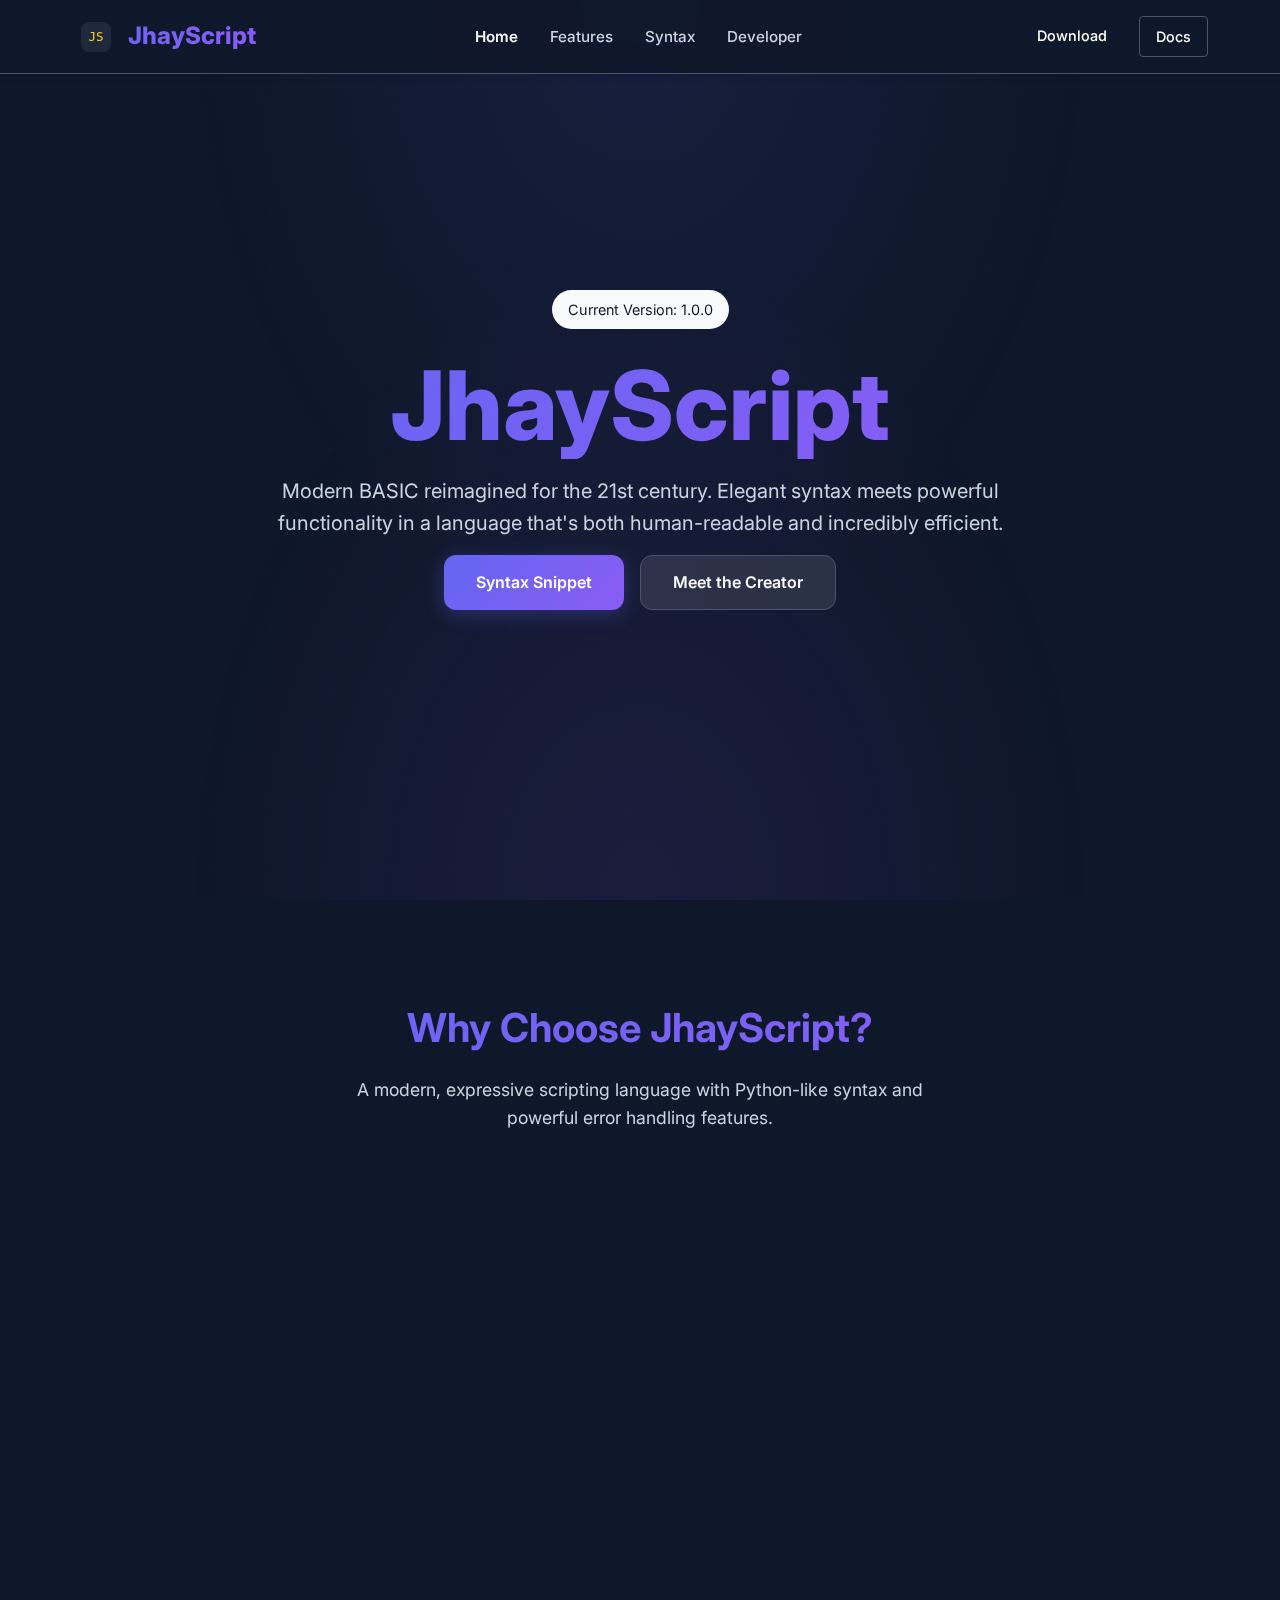
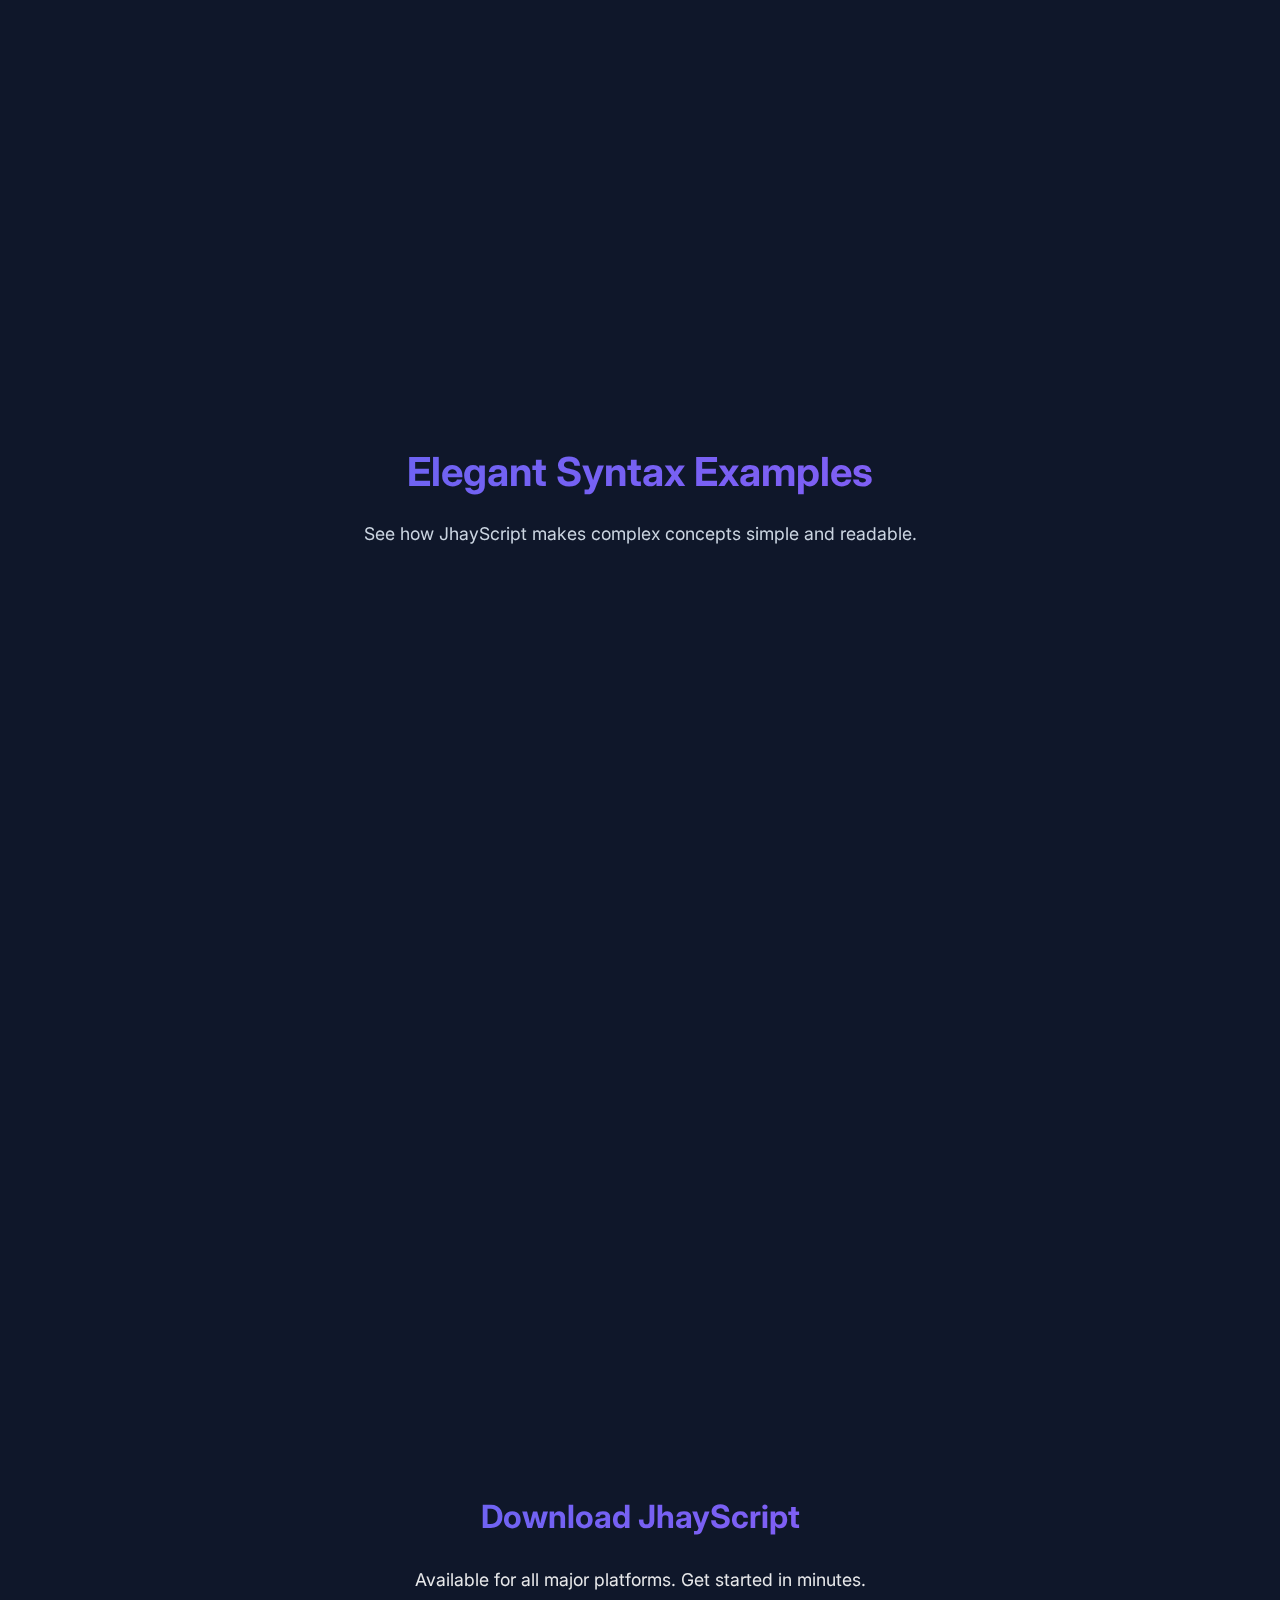
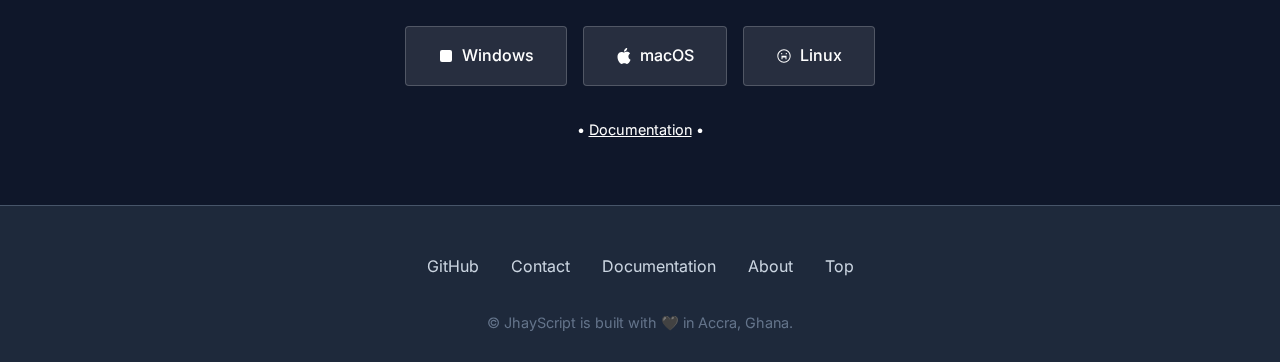
<file: index.html>
<!DOCTYPE html>
<html lang="en">
<head>
    <meta charset="UTF-8">
    <meta name="viewport" content="width=device-width, initial-scale=1.0">
    <title>JhayScript - Modern BASIC Reimagined</title>
    <link rel="stylesheet" href="styles.css">
</head>
<body>
    <div class="bg-animation"></div>
    
    <nav>
        <div class="nav-container">
            <div class="logo">
                <img src="[data-uri]" alt="JhayScript Logo" width="48" height="48">
                <span>JhayScript</span>
            </div>
            <ul class="nav-links">
                <li><a href="#home" class="active">Home</a></li>
                <li><a href="#features">Features</a></li>
                <li><a href="#syntax">Syntax</a></li>
                <li><a href="dev.html">Developer</a></li>
            </ul>
            <div class="nav-actions">
                <a href="download.html" class="nav-btn nav-btn-primary">Download</a>
                <a href="docs.html" class="nav-btn nav-btn-secondary">Docs</a>
            </div>
        </div>
    </nav>
    
    <section id="home" class="hero">
        <div class="hero-content">
            <div class="hero-version">Current Version: 1.0.0</div>
            <h1>JhayScript</h1>
            <p>Modern BASIC reimagined for the 21st century. Elegant syntax meets powerful functionality in a language that's both human-readable and incredibly efficient.</p>
            
            <div class="cta-buttons">
                <a href="#syntax" class="btn btn-primary">
                    <span>Syntax Snippet</span>
                </a>
                <a href="dev.html" class="btn btn-secondary">
                    <span>Meet the Creator</span>
                </a>
            </div>
        </div>
    </section>
    
    <section id="features" class="section">
        <h2>Why Choose JhayScript?</h2>
        <p>A modern, expressive scripting language with Python-like syntax and powerful error handling features.</p>
        
        <div class="features-grid">
            <div class="feature-card fade-in">
                <h3 style="color: #4f46e5;">Python-Inspired Syntax</h3>
                <p>Clean, readable code with familiar constructs like <code>if</code>, <code>for</code>, and <code>while</code> loops, plus Python-style lists and strings.</p>
            </div>
            
            <div class="feature-card fade-in">
                <h3 style="color: #4f46e5;">Expressive Error Handling</h3>
                <p>Unique <code>fuck_around</code> and <code>find_out</code> blocks for intuitive try-catch error handling with detailed error messages.</p>
            </div>
            
            <div class="feature-card fade-in">
                <h3 style="color: #4f46e5;">Immediate Feedback</h3>
                <p>Detailed error messages with line numbers and arrows pointing to exactly where problems occur.</p>
            </div>
            
            <div class="feature-card fade-in">
                <h3 style="color: #4f46e5;">Rich Built-in Functions</h3>
                <p>Over 50+ and still growing built-in functions for lists, strings, math operations, and more - including <code>merge</code>, <code>shuffle</code>, and <code>is_prime</code>.</p>
            </div>
            
            <div class="feature-card fade-in">
                <h3 style="color: #4f46e5;">Dynamic Typing</h3>
                <p>Flexible variable system with automatic type handling for numbers, strings, lists, and functions.</p>
            </div>
            
            <div class="feature-card fade-in">
                <h3 style="color: #4f46e5;">Immediate Feedback</h3>
                <p>Detailed error messages with line numbers and arrows pointing to exactly where problems occur.</p>
            </div>

            <!-- <div class="feature-card fade-in">
                <h3 style="color: #4f46e5;">Module System</h3>
                <p>Import functionality with <code>import</code> and <code>from</code> statements for code organization.</p>
            </div> -->

            <div class="feature-card fade-in">
                <h3 style="color: #4f46e5;">Timing Control</h3>
                <p>Built-in <code>sleep</code> function for delaying execution when needed.</p>
            </div>
        </div>
    </section>
    
    <section id="syntax" class="section">
        <h2>Elegant Syntax Examples</h2>
        <p>See how JhayScript makes complex concepts simple and readable.</p>
        
        <div class="code-showcase">
            
            <!-- DATA TYPES  -->
            <div class="code-block fade-in">
                <div class="code-block-header">
                    <div class="code-header">
                        <div class="dot"></div>
                        <div class="dot"></div>
                        <div class="dot"></div>
                        <span style="margin-left: 1rem; font-size: 0.9rem; color: var(--text-muted);">hello_world.jhay</span>
                    </div>
                    <span class="code-block-title">Data Types</span>
                </div>
                <div class="code-block-content">
                    <div><span class="comment">:: Strong typing with inference</span></div>
                    <div><span class="keyword">initiate</span> string_example = <span class="string">"Hello, Universe"</span></div>
                    <div><span class="keyword">initiate</span> int_example = <span class="number">11</span></div>
                    <div><span class="keyword">initiate</span> float_example = <span class="number">2.0</span></div>
                    <div><span class="keyword">initiate</span> list_example = [<span class="string">"Web Dev"</span>, <span class="string">"Systems"</span>]</div>
                    <br>
                    <div><span class="comment">:: Immutable by default</span></div>
                    <div><span class="keyword">PI = <span class="number">3.14159</span></div>
                </div>
            </div>

            <!-- LOOPS  -->
            <div class="code-block fade-in">
                <div class="code-block-header">
                    <div class="code-header">
                        <div class="dot"></div>
                        <div class="dot"></div>
                        <div class="dot"></div>
                        <span style="margin-left: 1rem; font-size: 0.9rem; color: var(--text-muted);">hello_world.jhay</span>
                    </div>
                    <span class="code-block-title">Loops</span>
                </div>
                <div class="code-block-content">
                    <div><span class="comment">:: Repeat 5 times</span></div>
                    <div><span class="keyword">for</span> i = <span class="number">0</span> to <span class="number">5</span> <span class="keyword">THEN</span></div>
                    <div>&nbsp;&nbsp;&nbsp;&nbsp;<span class="function">echo</span>(i)</div>
                    <div><span class="keyword">END</span></div>

                    <br>

                    <div><span class="comment">:: Loop through array</span></div>
                    <div><span class="keyword">initiate</span> names = ["Jhay", "Kea", "Rich"]</div>
                    <div><span class="keyword">for </span>i = 0 <span class="keyword">to</span> len(names) <span class="keyword">THEN</span></div>
                    <div>&nbsp;&nbsp;&nbsp;&nbsp;<span class="function">echo</span>("Hi " + name)</div>
                    <div><span class="keyword">END</span></div>
                </div>
            </div>

            <!-- ERROR HANDLING -->
            <div class="code-block fade-in">
                <div class="code-block-header">
                    <div class="code-header">
                        <div class="dot"></div>
                        <div class="dot"></div>
                        <div class="dot"></div>
                        <span style="margin-left: 1rem; font-size: 0.9rem; color: var(--text-muted);">hello_world.jhay</span>
                    </div>
                    <span class="code-block-title">Error Handling</span>
                </div>
                <div class="code-block-content">
                    <div><span class="comment">:: Try / Catch block</span></div>
                    <br>
                    <div><span class="keyword">fuck_around</span> <span class="keyword"> THEN</span></div>
                    <div>&nbsp;&nbsp;&nbsp;&nbsp;<span class="function">echo</span>(10 / 0)</div>
                    <div><span class="comment">:: Division by zero should raise an error</span></div>
                    <div><span class="keyword">find_out</span>(err)<span class="keyword"> THEN</span></div>
                    <div>&nbsp;&nbsp;&nbsp;&nbsp;<span class="function">echo</span>("Caught an error: " + err)</div>
                    <div><span class="keyword">END</span></div>
                </div>
            </div>

            
            <!-- FUNCTIONS  -->
            <div class="code-block fade-in">
                <div class="code-block-header">
                    <div class="code-header">
                        <div class="dot"></div>
                        <div class="dot"></div>
                        <div class="dot"></div>
                        <span style="margin-left: 1rem; font-size: 0.9rem; color: var(--text-muted);">hello_world.jhay</span>
                    </div>
                    <span class="code-block-title">Functions</span>
                </div>
                <div class="code-block-content">
                    <div><span class="comment">:: One Liner function</span></div>
                    <div><span class="keyword">function</span> <span class="function">fibonacci</span>(n) -> <span class="keyword">echo(</span>"Hello Universe"<span class="keyword">)</span> </div>
                    
                    <br>

                    <div><span class="comment">:: Mulit Line function</span></div>
                    <div><span class="keyword">function</span> <span class="function">fibonacci</span>(n) <span class="keyword">THEN</span></div>
                    <div>&nbsp;&nbsp;&nbsp;&nbsp;<span class="keyword">if</span> n <= <span class="number">1</span> <span class="keyword">THEN</span></div>
                    <div>&nbsp;&nbsp;&nbsp;&nbsp;&nbsp;&nbsp;&nbsp;&nbsp;<span class="keyword">release</span> n</div>
                    <div>&nbsp;&nbsp;&nbsp;&nbsp;<span class="keyword">END</span></div>
                    <div>&nbsp;&nbsp;&nbsp;&nbsp;<span class="keyword">release</span> <span class="function">fibonacci</span>(n-<span class="number">1</span>) + <span class="function">fibonacci</span>(n-<span class="number">2</span>)</div>
                    <div><span class="keyword">END</span></div>
                </div>
            </div>
        </div>
    </section>

    <section id="download" class="download-section">
        <div class="download-container">
            <h2>Download JhayScript</h2>
            <p>Available for all major platforms. Get started in minutes.</p>
            
            <div class="platform-buttons">
                <a href="download.html?platform=windows" class="platform-btn">
                    <svg width="16" height="16" viewBox="0 0 24 24" fill="currentColor"><path d="M18 3H6a3 3 0 0 0-3 3v12a3 3 0 0 0 3 3h12a3 3 0 0 0 3-3V6a3 3 0 0 0-3-3z"></path></svg>
                    Windows
                </a>
                <a href="download.html?platform=macos" class="platform-btn">
                    <svg width="16" height="16" viewBox="0 0 24 24" fill="currentColor"><path d="M12.152 6.896c-.948 0-2.415-1.078-3.96-1.04-2.04.027-3.91 1.183-4.961 3.014-2.117 3.675-.546 9.103 1.519 12.09 1.013 1.454 2.208 3.09 3.792 3.039 1.52-.065 2.09-.987 3.935-.987 1.831 0 2.35.987 3.96.948 1.637-.026 2.676-1.48 3.676-2.948 1.156-1.688 1.636-3.325 1.662-3.415-.039-.013-3.182-1.221-3.22-4.857-.026-3.04 2.48-4.494 2.597-4.559-1.429-2.09-3.623-2.324-4.39-2.376-2-.156-3.675 1.09-4.61 1.09zM15.53 3.83c.843-1.012 1.4-2.427 1.245-3.83-1.207.052-2.662.805-3.532 1.818-.78.896-1.454 2.338-1.273 3.714 1.338.104 2.715-.688 3.559-1.701z"></path></svg>
                    macOS
                </a>
                <a href="download.html?platform=linux" class="platform-btn">
                    <svg width="16" height="16" viewBox="0 0 24 24" fill="currentColor"><path d="M12.001 1.993C6.486 1.994 2 6.48 2 11.994c0 5.514 4.486 9.999 10 9.999 5.515 0 10-4.485 10-10 0-5.513-4.486-9.998-10-9.998zm0 1.5a8.503 8.503 0 0 1 8.502 8.502c0 4.693-3.809 8.498-8.502 8.498-4.692 0-8.498-3.805-8.498-8.498A8.502 8.502 0 0 1 12 3.493zM8.5 7.5a1 1 0 1 0 0 2 1 1 0 0 0 0-2zm7 0a1 1 0 1 0 0 2 1 1 0 0 0 0-2zm-7.25 4.25v5h1.5v-2.5h4.5v2.5h1.5v-5h-7.5z"></path></svg>
                    Linux
                </a>
            </div>
            
            <div style="margin-top: 2rem; font-size: 0.9rem;">  
                • <a href="docs.html" style="color: white; text-decoration: underline;">Documentation</a> •
            </div>
        </div>
    </section>
    
    <footer>
        <div class="footer-content">
            <div class="footer-links">
                <a href="https://github.com/SinofPride-999" target="_blank">GitHub</a>
                <a href="mailto:jhaycodes999@gmail.com" target="_blank">Contact</a>
                <a href="docs.html">Documentation</a>
                <a href="dev.html">About</a>
                <a href="#home">Top</a>
            </div>
            <div class="copyright">
                <p>&copy; JhayScript is built with &#x1F5A4; in Accra, Ghana.</p>
            </div>
        </div>
    </footer>
    
    <script src="script.js"></script>
</body>
</html>
</file>
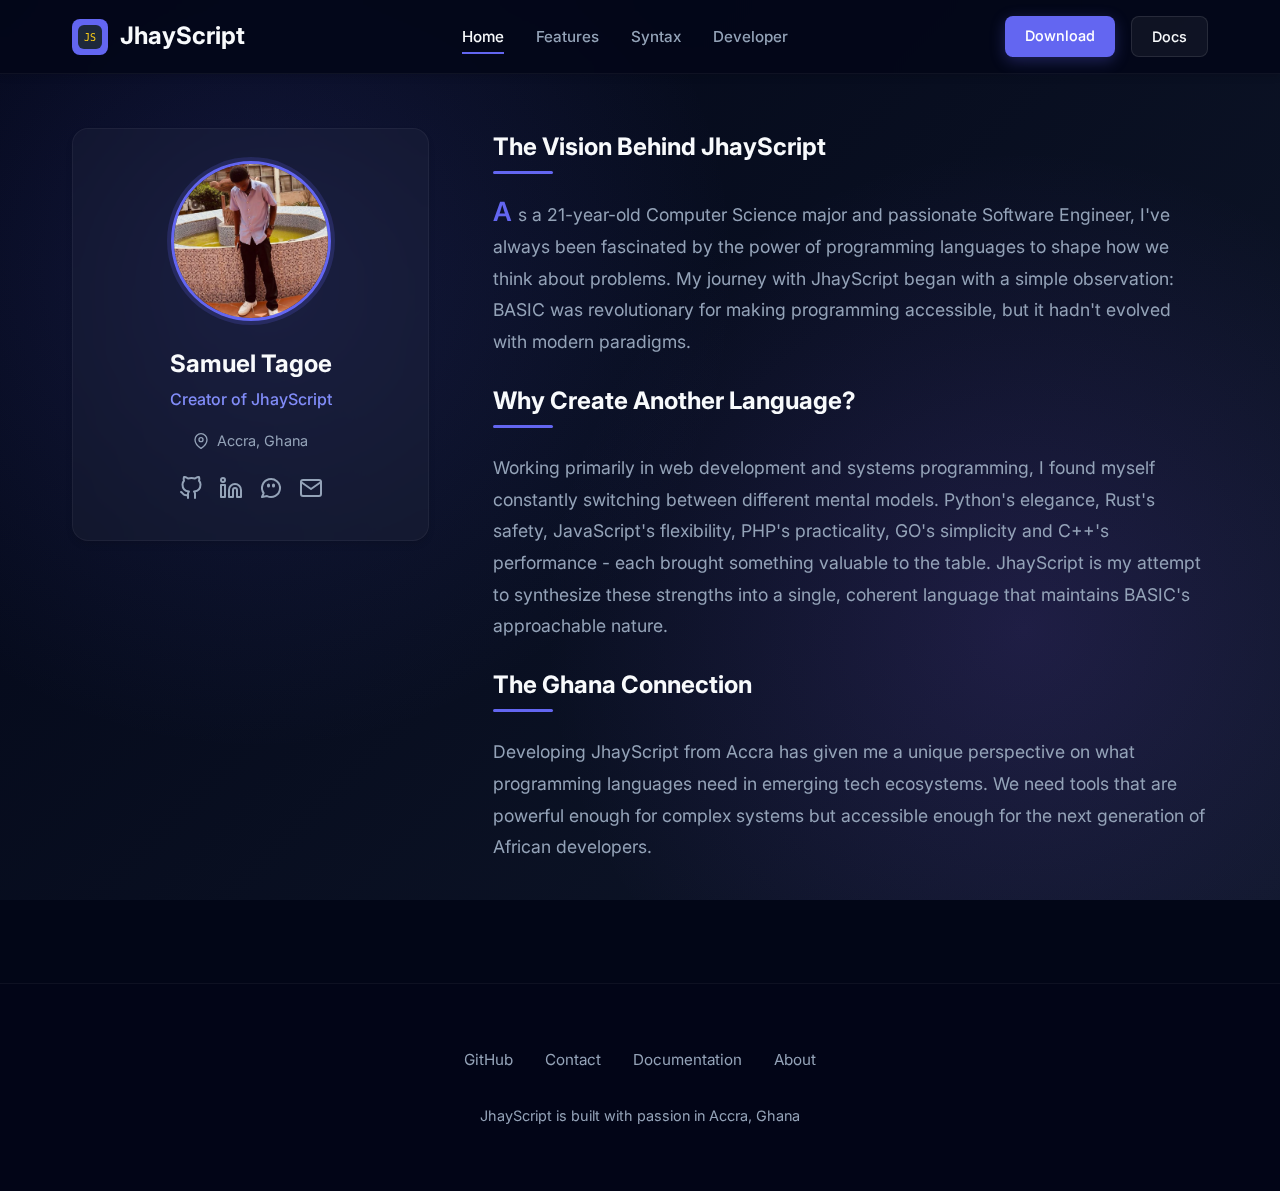
<file: dev.html>
<!DOCTYPE html>
<html lang="en">
<head>
    <meta charset="UTF-8">
    <meta name="viewport" content="width=device-width, initial-scale=1.0">
    <title>JhayScript - Modern BASIC Reimagined</title>
    <link rel="stylesheet" href="https://fonts.googleapis.com/css2?family=Inter:wght@300;400;500;600;700&family=Fira+Code:wght@400;500&display=swap">
    <style>
        :root {
            --primary: #6366f1;
            --primary-light: #818cf8;
            --primary-dark: #4f46e5;
            --secondary: #8b5cf6;
            --accent: #06b6d4;
            --dark: #0f172a;
            --darker: #020617;
            --light: #f8fafc;
            --lighter: #ffffff;
            --gray: #94a3b8;
            --dark-gray: #334155;
            --success: #10b981;
            --warning: #f59e0b;
            --danger: #ef4444;
            
            --radius-sm: 4px;
            --radius-md: 8px;
            --radius-lg: 16px;
            --radius-xl: 24px;
            
            --shadow-sm: 0 1px 3px rgba(0,0,0,0.12);
            --shadow-md: 0 4px 6px rgba(0,0,0,0.1);
            --shadow-lg: 0 10px 25px rgba(0,0,0,0.1);
            --shadow-xl: 0 20px 50px rgba(0,0,0,0.2);
            
            --transition: all 0.2s cubic-bezier(0.4, 0, 0.2, 1);
        }

        .social-link {
          transition: 0.25s ease-in;
        }

        .social-link:hover {
          color: #818cf8;
          transform: scale(1.03) rotateY(180deg);
        }


        * {
            margin: 0;
            padding: 0;
            box-sizing: border-box;
        }

        body {
            font-family: 'Inter', sans-serif;
            background-color: var(--darker);
            color: var(--light);
            line-height: 1.6;
            overflow-x: hidden;
        }

        /* Gradient background animation */
        .gradient-bg {
            position: fixed;
            top: 0;
            left: 0;
            width: 100%;
            height: 100%;
            z-index: -2;
            background: linear-gradient(135deg, var(--darker) 0%, var(--dark) 100%);
        }

        .gradient-bg::before {
            content: '';
            position: absolute;
            top: 0;
            left: 0;
            width: 100%;
            height: 100%;
            background: 
                radial-gradient(circle at 20% 30%, rgba(99, 102, 241, 0.15) 0%, transparent 40%),
                radial-gradient(circle at 80% 70%, rgba(139, 92, 246, 0.15) 0%, transparent 40%);
            animation: float 15s ease-in-out infinite alternate;
        }

        @keyframes float {
            0% { transform: translate(0, 0); }
            50% { transform: translate(-10px, -10px); }
            100% { transform: translate(10px, 10px); }
        }

        /* Navigation */
        nav {
            position: fixed;
            top: 0;
            width: 100%;
            background: rgba(2, 6, 23, 0.85);
            backdrop-filter: blur(12px);
            border-bottom: 1px solid rgba(255,255,255,0.05);
            z-index: 100;
            padding: 1rem 0;
            box-shadow: var(--shadow-md);
        }

        .nav-container {
            max-width: 1200px;
            margin: 0 auto;
            padding: 0 2rem;
            display: flex;
            justify-content: space-between;
            align-items: center;
        }

        .logo {
            display: flex;
            align-items: center;
            gap: 0.75rem;
            font-size: 1.5rem;
            font-weight: 700;
            color: var(--light);
            text-decoration: none;
            transition: var(--transition);
        }

        .logo img {
            width: 36px;
            height: 36px;
            border-radius: var(--radius-md);
            background: var(--primary);
            padding: 6px;
        }

        .logo:hover {
            color: var(--primary-light);
        }

        .nav-links {
            display: flex;
            gap: 2rem;
            list-style: none;
        }

        .nav-links a {
            color: var(--gray);
            text-decoration: none;
            font-weight: 500;
            font-size: 0.95rem;
            transition: var(--transition);
            position: relative;
            padding: 0.5rem 0;
        }

        .nav-links a:hover, 
        .nav-links a.active {
            color: var(--light);
        }

        .nav-links a::after {
            content: '';
            position: absolute;
            bottom: 0;
            left: 0;
            width: 0;
            height: 2px;
            background: var(--primary);
            transition: var(--transition);
        }

        .nav-links a:hover::after,
        .nav-links a.active::after {
            width: 100%;
        }

        .nav-actions {
            display: flex;
            gap: 1rem;
        }

        .nav-btn {
            padding: 0.5rem 1.25rem;
            border-radius: var(--radius-md);
            font-weight: 500;
            font-size: 0.9rem;
            transition: var(--transition);
            text-decoration: none;
        }

        .nav-btn-primary {
            background: var(--primary);
            color: white;
            box-shadow: 0 4px 15px rgba(99, 102, 241, 0.3);
        }

        .nav-btn-primary:hover {
            background: var(--primary-light);
            transform: translateY(-2px);
            box-shadow: 0 6px 20px rgba(99, 102, 241, 0.4);
        }

        .nav-btn-secondary {
            background: rgba(255, 255, 255, 0.05);
            color: var(--light);
            border: 1px solid rgba(255,255,255,0.1);
        }

        .nav-btn-secondary:hover {
            background: rgba(255, 255, 255, 0.1);
            border-color: rgba(255,255,255,0.2);
        }

        /* About Section */
        .about-section {
            padding: 8rem 2rem 6rem;
            max-width: 1200px;
            margin: 0 auto;
        }

        .about-container {
            display: grid;
            grid-template-columns: 1fr 2fr;
            gap: 4rem;
            align-items: flex-start;
        }

        .profile-card {
            background: rgba(255,255,255,0.03);
            border-radius: var(--radius-lg);
            padding: 2rem;
            border: 1px solid rgba(255,255,255,0.05);
            backdrop-filter: blur(10px);
            box-shadow: var(--shadow-md);
            position: sticky;
            top: 6rem;
        }

        .profile-image {
            width: 160px;
            height: 160px;
            border-radius: 50%;
            margin: 0 auto 1.5rem;
            overflow: hidden;
            border: 3px solid var(--primary);
            box-shadow: 0 0 0 4px rgba(99, 102, 241, 0.2);
        }

        .profile-image img {
            width: 100%;
            height: 100%;
            object-fit: cover;
        }

        .profile-name {
            font-size: 1.5rem;
            font-weight: 700;
            color: var(--light);
            margin-bottom: 0.25rem;
            text-align: center;
        }

        .profile-title {
            color: var(--primary-light);
            font-weight: 500;
            margin-bottom: 1rem;
            text-align: center;
        }

        .profile-location {
            display: flex;
            align-items: center;
            justify-content: center;
            gap: 0.5rem;
            color: var(--gray);
            font-size: 0.9rem;
        }

        .about-text {
            color: var(--gray);
        }

        .about-text h3 {
            font-size: 1.5rem;
            color: var(--light);
            margin-bottom: 1.5rem;
            position: relative;
            padding-bottom: 0.5rem;
        }

        .about-text h3::after {
            content: '';
            position: absolute;
            bottom: 0;
            left: 0;
            width: 60px;
            height: 3px;
            background: var(--primary);
            border-radius: 3px;
        }

        .about-text p {
            margin-bottom: 1.5rem;
            line-height: 1.8;
            font-size: 1.1rem;
        }

        .about-text p:first-of-type::first-letter {
            font-size: 1.5em;
            font-weight: 600;
            color: var(--primary);
            margin-right: 0.2em;
            line-height: 1;
        }

        /* Footer */
        footer {
            background: rgba(2, 6, 23, 0.9);
            border-top: 1px solid rgba(255,255,255,0.05);
            padding: 4rem 2rem;
            position: relative;
        }

        .footer-content {
            max-width: 1200px;
            margin: 0 auto;
        }

        .footer-links {
            display: flex;
            justify-content: center;
            gap: 2rem;
            margin-bottom: 2rem;
            flex-wrap: wrap;
        }

        .footer-links a {
            color: var(--gray);
            text-decoration: none;
            transition: var(--transition);
            font-size: 0.95rem;
        }

        .footer-links a:hover {
            color: var(--primary);
        }

        .copyright {
            color: var(--gray);
            font-size: 0.9rem;
            text-align: center;
        }

        .copyright p {
            display: inline-flex;
            align-items: center;
            gap: 0.5rem;
        }

        /* Responsive */
        @media (max-width: 1024px) {
            .about-container {
                grid-template-columns: 1fr;
                gap: 3rem;
            }
            
            .profile-card {
                position: relative;
                top: 0;
                max-width: 400px;
                margin: 0 auto;
            }
        }

        @media (max-width: 768px) {
            .nav-links {
                display: none;
            }
            
            .about-section {
                padding: 6rem 1.5rem 4rem;
            }
            
            .about-text p {
                font-size: 1rem;
            }
        }

        @media (max-width: 480px) {
            .nav-actions {
                display: none;
            }
            
            .profile-card {
                padding: 1.5rem;
            }
            
            .profile-image {
                width: 120px;
                height: 120px;
            }
        }
    </style>
</head>
<body>
    <div class="gradient-bg"></div>
    
    <nav>
        <div class="nav-container">
            <a href="index.html" class="logo">
                <img src="[data-uri]" alt="JhayScript Logo">
                <span>JhayScript</span>
            </a>
            
            <ul class="nav-links">
                <li><a href="index.html" class="active">Home</a></li>
                <li><a href="index.html#features">Features</a></li>
                <li><a href="index.html#syntax">Syntax</a></li>
                <li><a href="dev.html">Developer</a></li>
            </ul>
            
            <div class="nav-actions">
                <a href="download.html" class="nav-btn nav-btn-primary">Download</a>
                <a href="docs.html" class="nav-btn nav-btn-secondary">Docs</a>
            </div>
        </div>
    </nav>
    
    <section class="about-section">
        <div class="about-container">
            <div class="profile-card">
              <div class="profile-image">
                  <img src="me.jpg" alt="Samuel Tagoe">
              </div>
              <div class="profile-name">Samuel Tagoe</div>
              <div class="profile-title">Creator of JhayScript</div>
              <div class="profile-location">
                  <svg width="16" height="16" viewBox="0 0 24 24" fill="none" stroke="currentColor" stroke-width="2" stroke-linecap="round" stroke-linejoin="round">
                      <path d="M21 10c0 7-9 13-9 13s-9-6-9-13a9 9 0 0 1 18 0z"></path>
                      <circle cx="12" cy="10" r="3"></circle>
                  </svg>
                  Accra, Ghana
              </div>
              <div class="social-links" style="margin-top: 1.5rem; display: flex; justify-content: center; gap: 1rem;">
                  <a href="https://github.com/SinofPride-999" target="_blank" style="color: var(--gray); transition: var(--transition);">
                      <svg class="social-link" width="24" height="24" viewBox="0 0 24 24" fill="none" stroke="currentColor" stroke-width="2" stroke-linecap="round" stroke-linejoin="round">
                          <path d="M9 19c-5 1.5-5-2.5-7-3m14 6v-3.87a3.37 3.37 0 0 0-.94-2.61c3.14-.35 6.44-1.54 6.44-7A5.44 5.44 0 0 0 20 4.77 5.07 5.07 0 0 0 19.91 1S18.73.65 16 2.48a13.38 13.38 0 0 0-7 0C6.27.65 5.09 1 5.09 1A5.07 5.07 0 0 0 5 4.77a5.44 5.44 0 0 0-1.5 3.78c0 5.42 3.3 6.61 6.44 7A3.37 3.37 0 0 0 9 18.13V22"></path>
                      </svg>
                  </a>
                  <a href="https://www.linkedin.com/in/samuel-tagoe-9116472b4/" target="_blank" style="color: var(--gray); transition: var(--transition);">
                      <svg class="social-link" width="24" height="24" viewBox="0 0 24 24" fill="none" stroke="currentColor" stroke-width="2" stroke-linecap="round" stroke-linejoin="round">
                          <path d="M16 8a6 6 0 0 1 6 6v7h-4v-7a2 2 0 0 0-2-2 2 2 0 0 0-2 2v7h-4v-7a6 6 0 0 1 6-6z"></path>
                          <rect x="2" y="9" width="4" height="12"></rect>
                          <circle cx="4" cy="4" r="2"></circle>
                      </svg>
                  </a>
                  <a href="https://wa.me/233540237212" target="_blank" style="color: var(--gray); transition: var(--transition);">
                      <svg class="social-link" width="24" height="24" viewBox="0 0 24 24" fill="none" stroke="currentColor" stroke-width="2" stroke-linecap="round" stroke-linejoin="round">
                          <path d="M3 21l1.65-3.8a9 9 0 1 1 3.4 2.9L3 21z"></path>
                          <path d="M9 10a.5.5 0 0 0 1 0V9a.5.5 0 1 0-1 0v1zm5 0a.5.5 0 0 0 1 0V9a.5.5 0 1 0-1 0v1z"></path>
                      </svg>
                  </a>
                  <a href="mailto:jhaycodes999@gmail.com" target="_blank" style="color: var(--gray); transition: var(--transition);">
                      <svg class="social-link" width="24" height="24" viewBox="0 0 24 24" fill="none" stroke="currentColor" stroke-width="2" stroke-linecap="round" stroke-linejoin="round">
                          <path d="M4 4h16c1.1 0 2 .9 2 2v12c0 1.1-.9 2-2 2H4c-1.1 0-2-.9-2-2V6c0-1.1.9-2 2-2z"></path>
                          <polyline points="22,6 12,13 2,6"></polyline>
                      </svg>
                  </a>
              </div>
          </div>
            
            <div class="about-text">
                <h3>The Vision Behind JhayScript</h3>
                <p>
                    As a 21-year-old Computer Science major and passionate Software Engineer, 
                    I've always been fascinated by the power of programming languages to shape how we think about problems. 
                    My journey with JhayScript began with a simple observation: BASIC was revolutionary for making programming accessible, 
                    but it hadn't evolved with modern paradigms.
                </p>
                
                <h3>Why Create Another Language?</h3>
                <p>
                    Working primarily in web development and systems programming, 
                    I found myself constantly switching between different mental models. 
                    Python's elegance, Rust's safety, JavaScript's flexibility, PHP's practicality, GO's simplicity
                    and C++'s performance - each brought something valuable to the table. 
                    JhayScript is my attempt to synthesize these strengths into a single, 
                    coherent language that maintains BASIC's approachable nature.
                </p>
                
                <h3>The Ghana Connection</h3>
                <p>
                    Developing JhayScript from Accra has given me a unique perspective on 
                    what programming languages need in emerging tech ecosystems. We need 
                    tools that are powerful enough for complex systems but accessible 
                    enough for the next generation of African developers.
                </p>
            </div>
        </div>
    </section>
    
    <footer>
        <div class="footer-content">
            <div class="footer-links">
                <a href="https://github.com/SinofPride-999" target="_blank">GitHub</a>
                <a href="mailto:jhaycodes999@gmail.com" target="_blank">Contact</a>
                <a href="docs.html">Documentation</a>
                <a href="dev.html">About</a>
            </div>
            <div class="copyright">
                <p>
                    JhayScript is built with passion in Accra, Ghana
                </p>
            </div>
        </div>
    </footer>
</body>
</html>
</file>
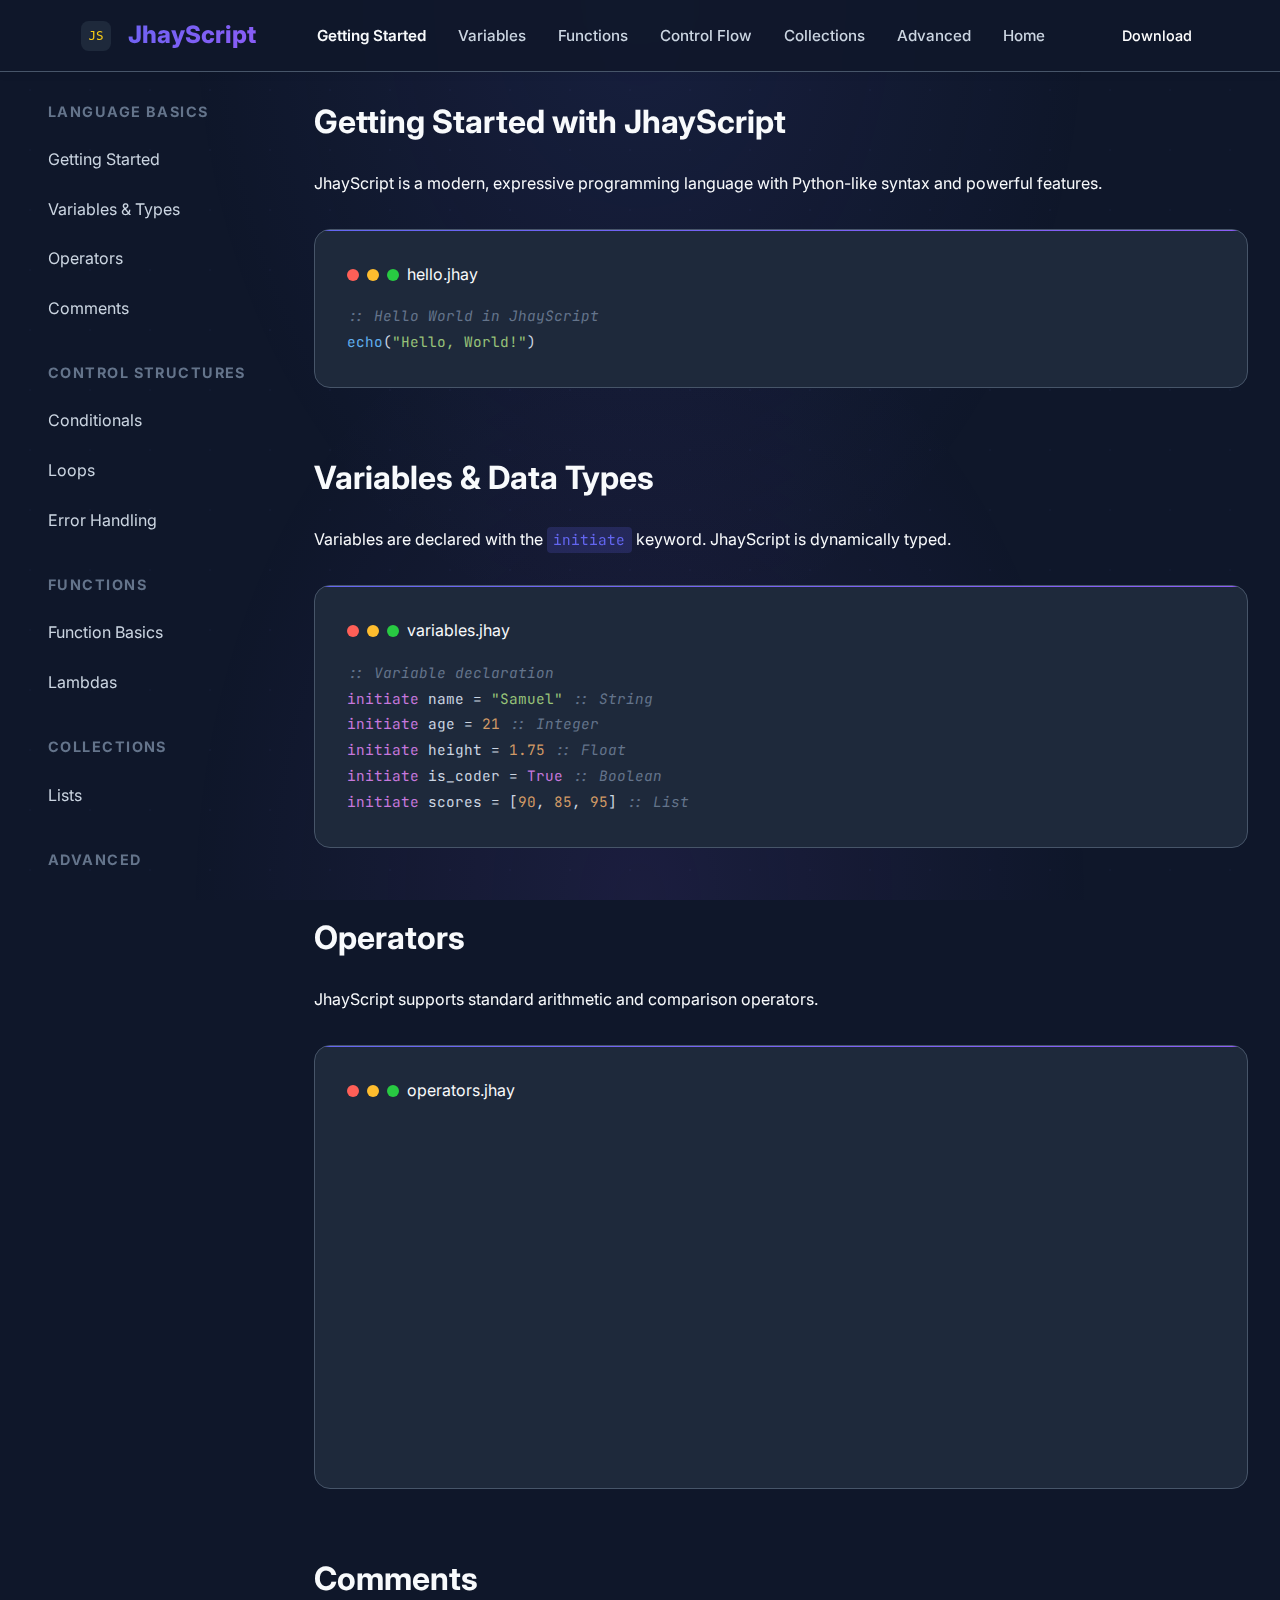
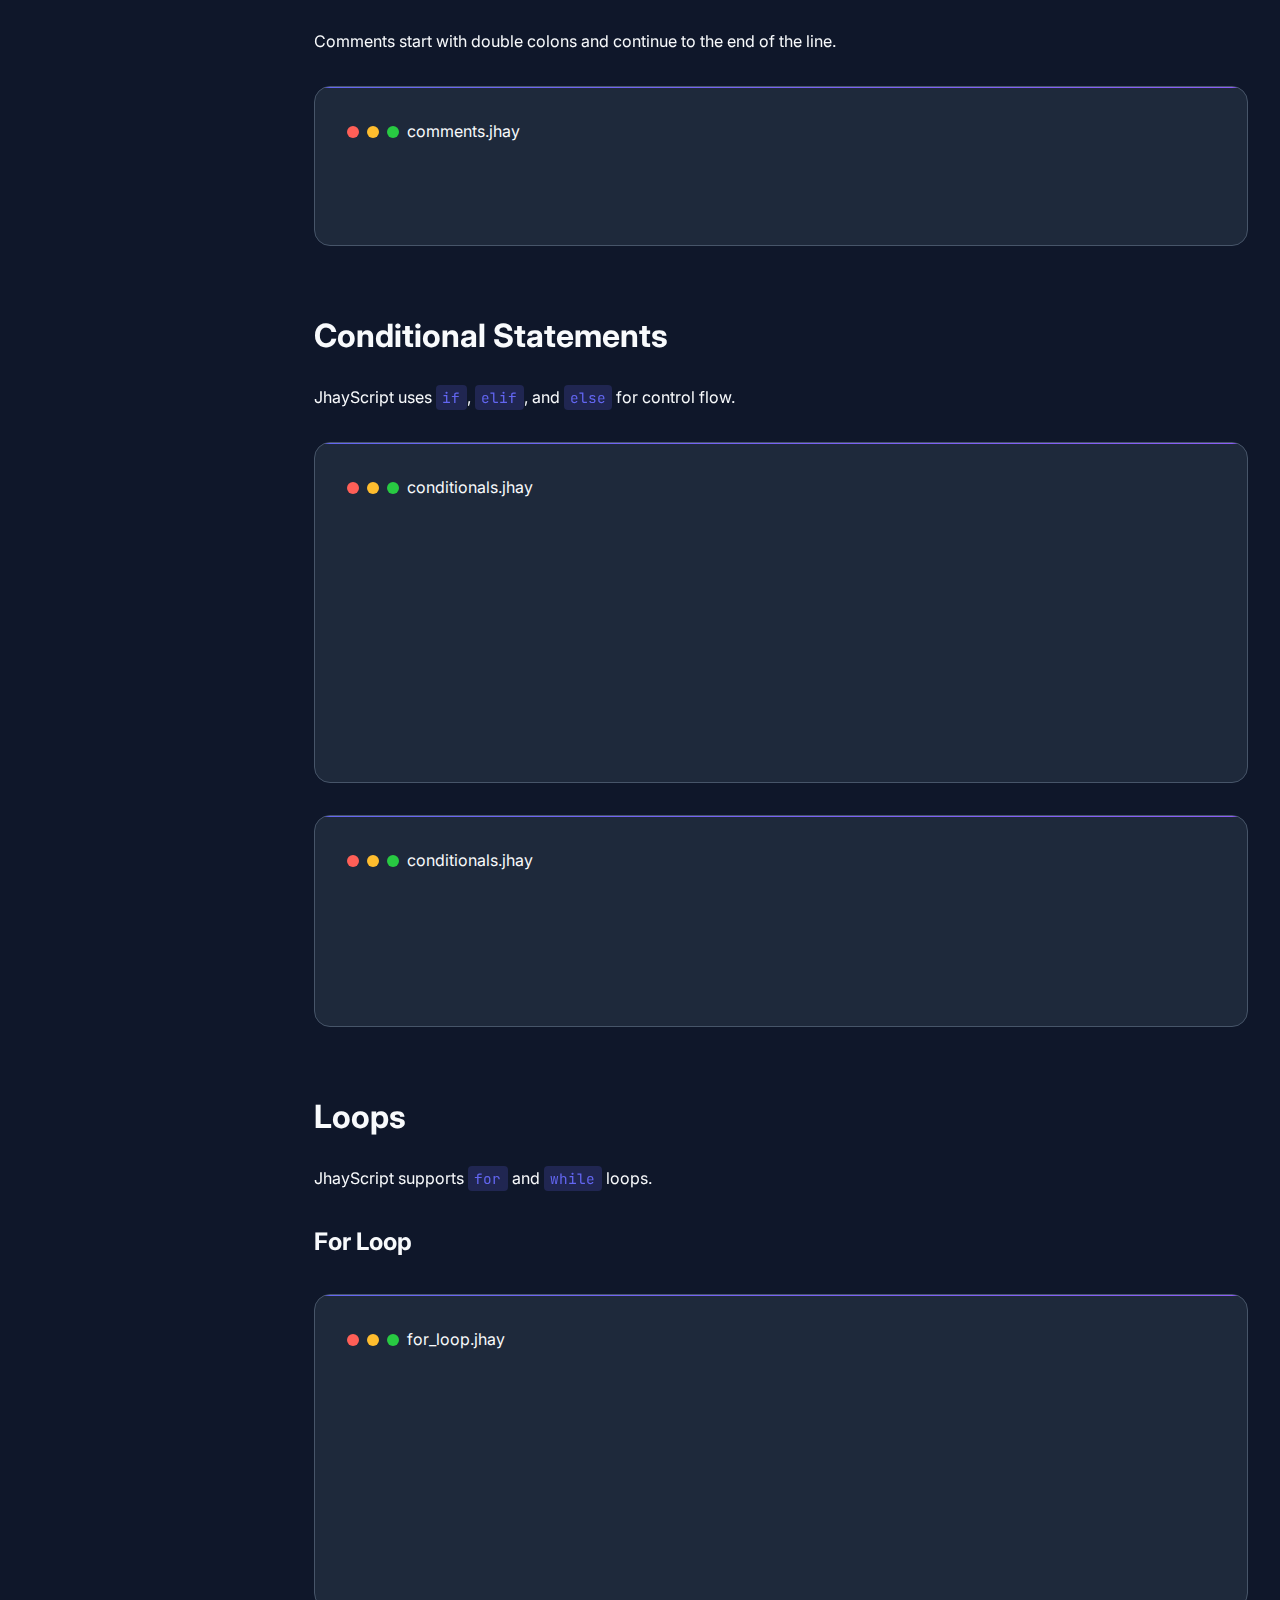
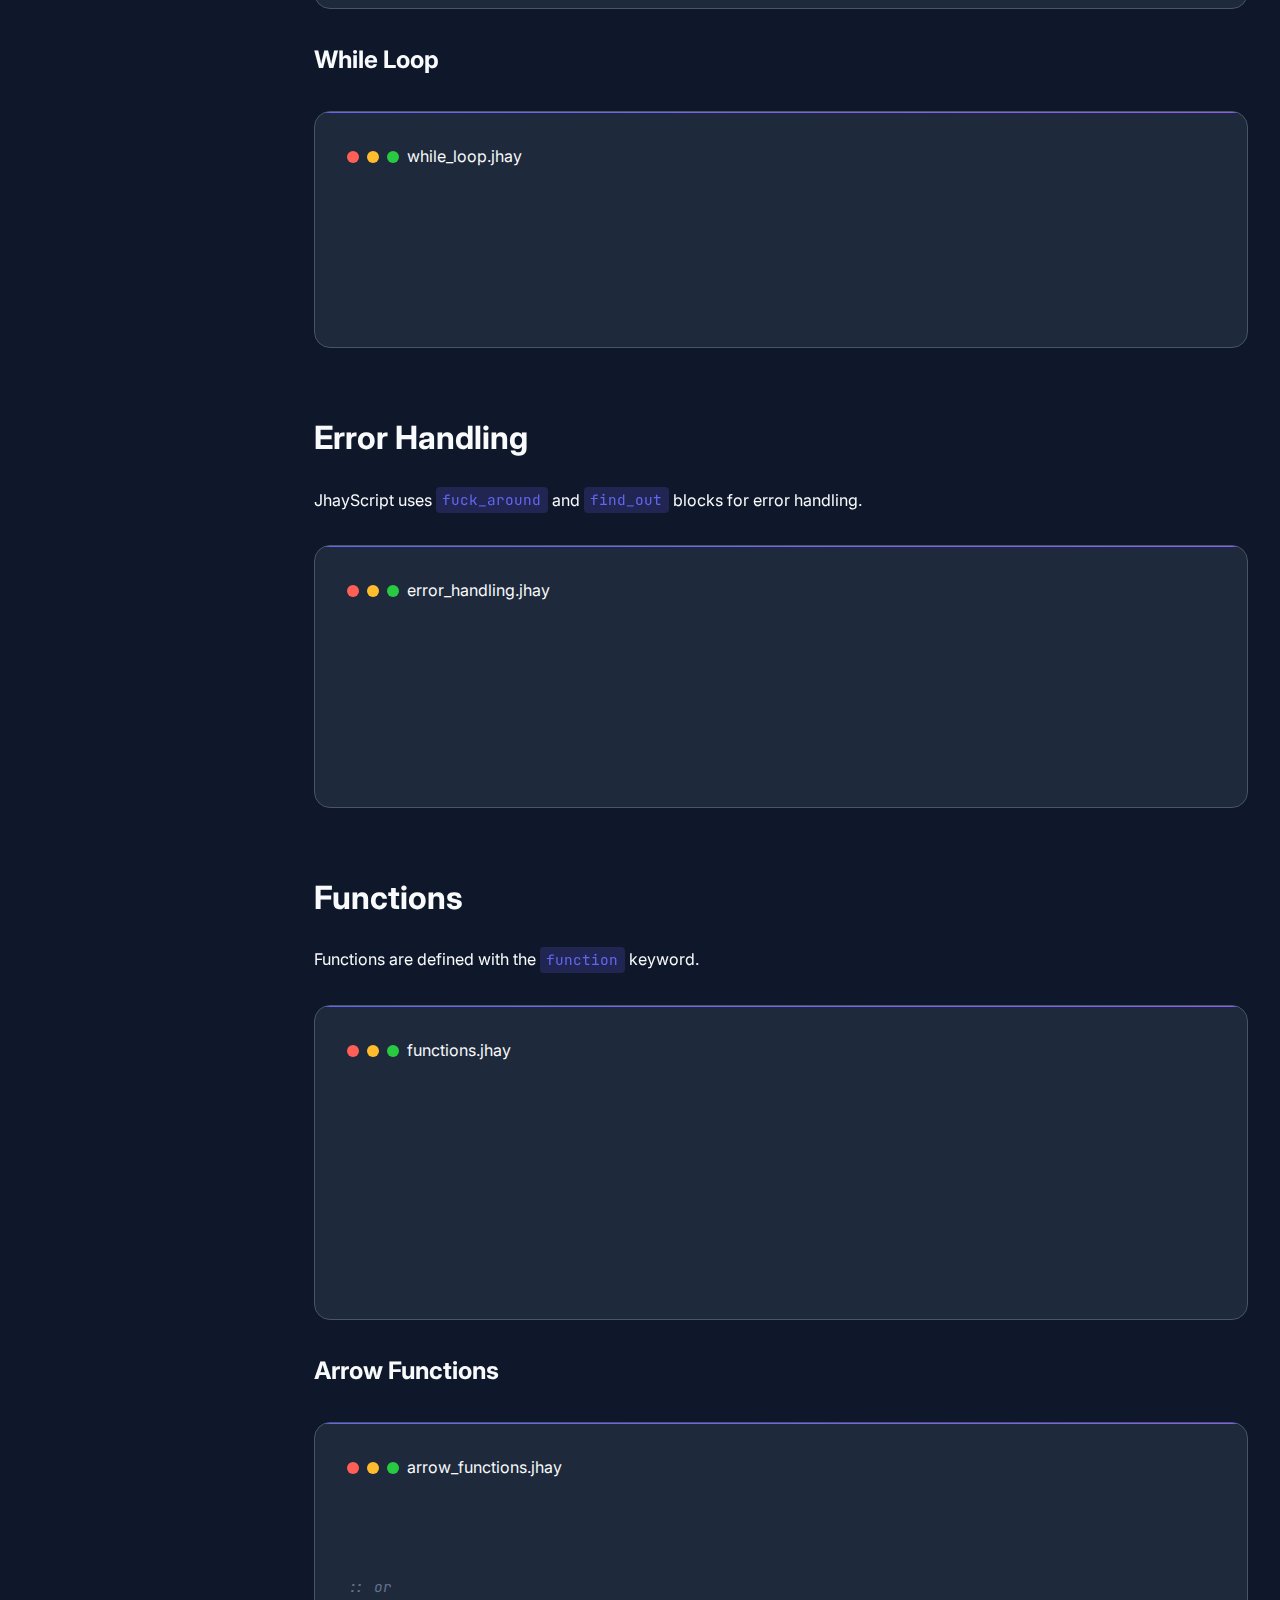
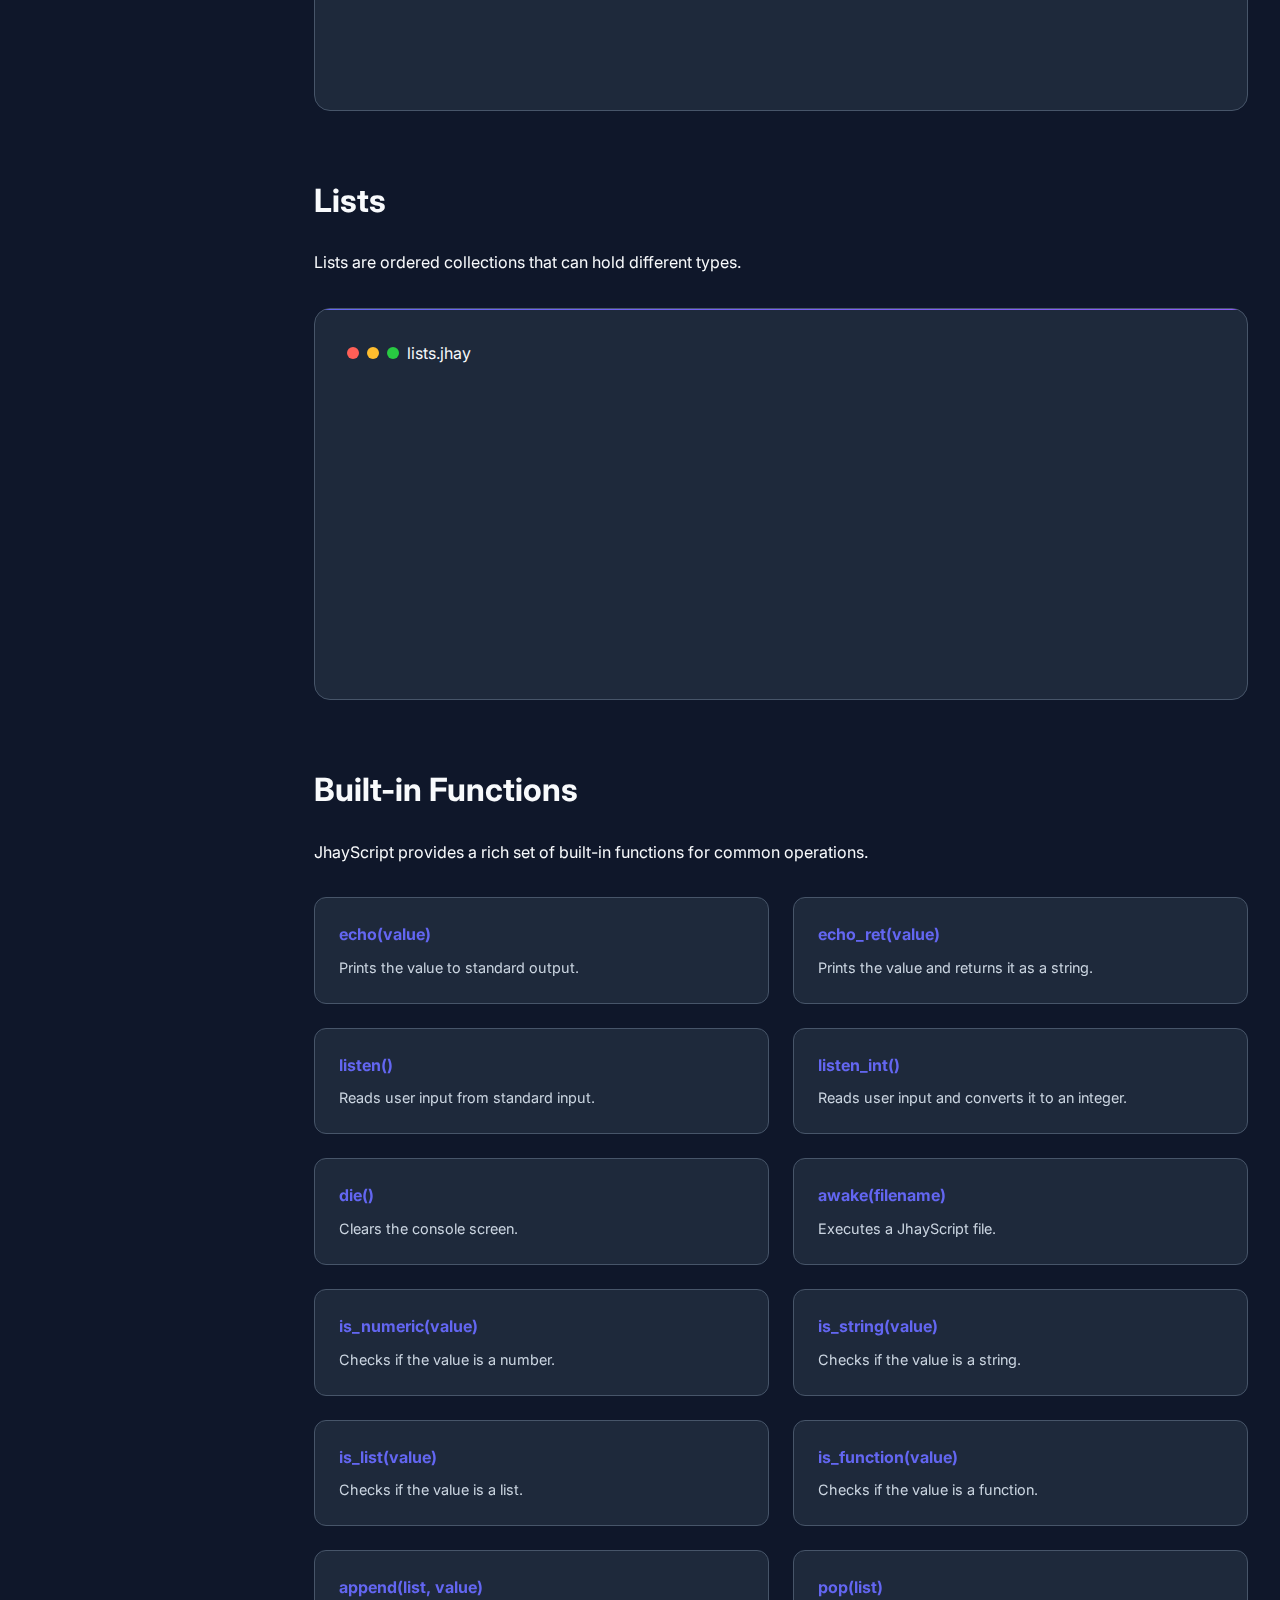
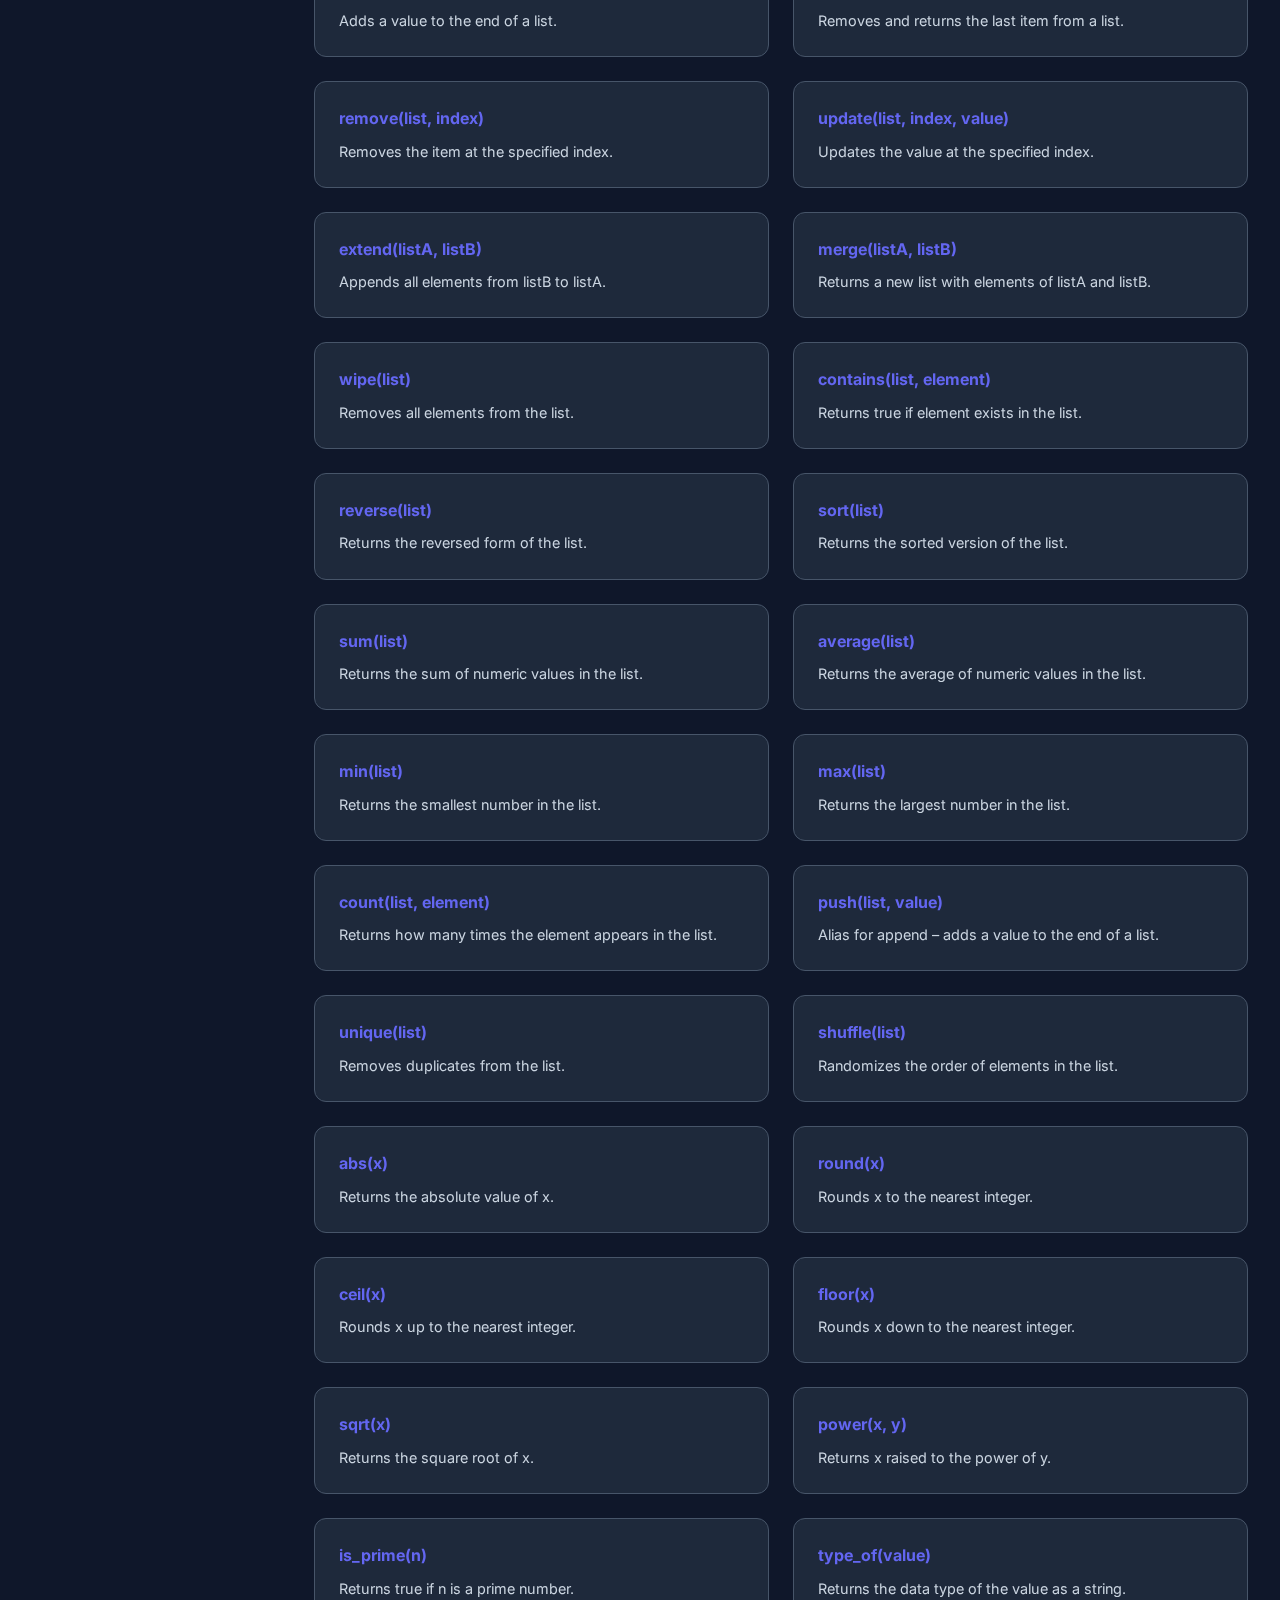
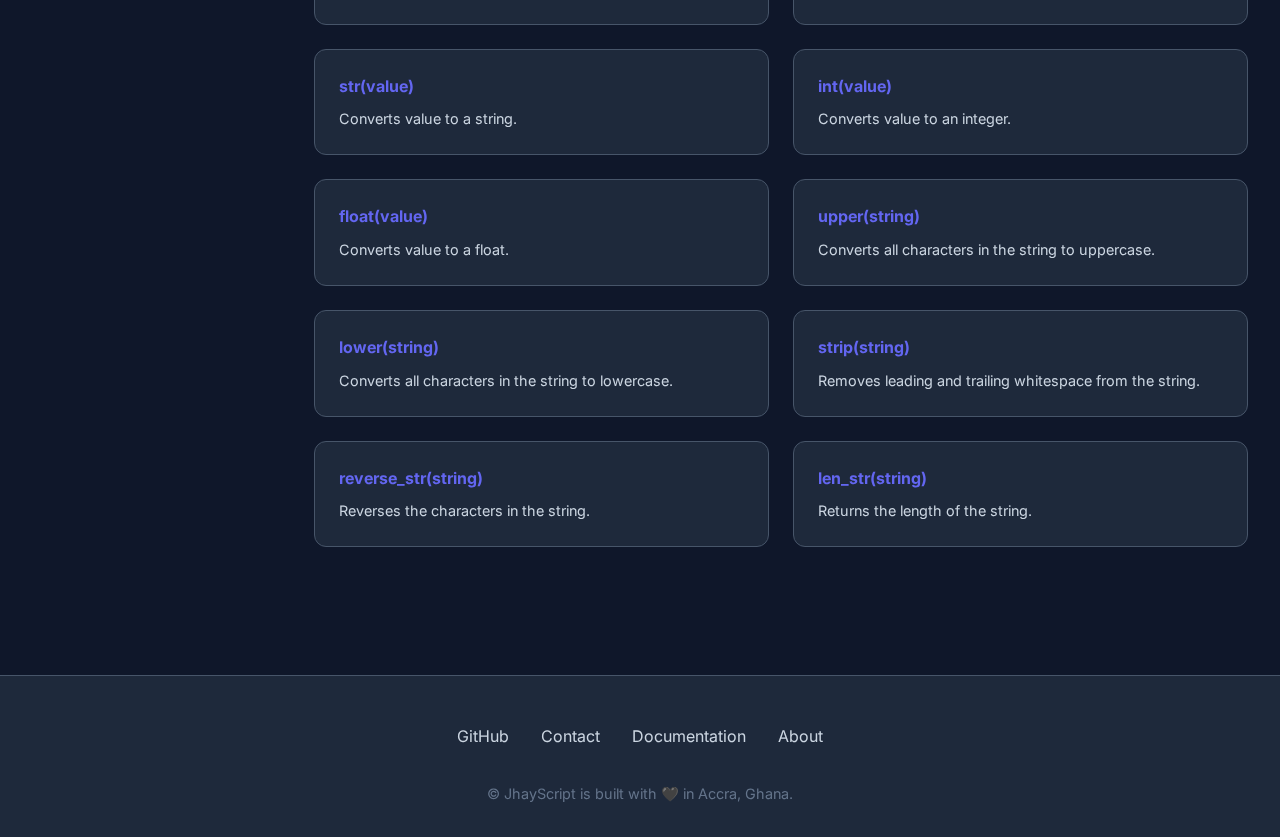
<file: docs.html>
<!DOCTYPE html>
<html lang="en">
<head>
    <meta charset="UTF-8">
    <meta name="viewport" content="width=device-width, initial-scale=1.0">
    <title>JhayScript - Documentation</title>
    <link rel="stylesheet" href="styles.css">
    <link rel="stylesheet" href="docs.css">
</head>
<body>
    <div class="bg-animation"></div>
    
    <nav>
        <div class="nav-container">
            <div class="logo">
                <img src="[data-uri]" alt="JhayScript Logo" width="48" height="48">
                <span>JhayScript</span>
            </div>
            <ul class="nav-links">
                <li><a href="#getting-started" class="active">Getting Started</a></li>
                <li><a href="#variables">Variables</a></li>
                <li><a href="#function-basics">Functions</a></li>
                <li><a href="#conditionals">Control Flow</a></li>
                <li><a href="#lists">Collections</a></li>
                <li><a href="#builtins">Advanced</a></li>
                <li><a href="/index.html">Home</a></li>
            </ul>
            <div class="nav-actions">
                <a href="download.html" class="nav-btn nav-btn-primary">Download</a>
            </div>
        </div>
    </nav>
    
    <main class="docs-container">
        <aside class="docs-sidebar">
            <div class="sidebar-section">
                <h3 class="sidebar-title">Language Basics</h3>
                <ul>
                    <li><a href="#getting-started">Getting Started</a></li>
                    <li><a href="#variables">Variables & Types</a></li>
                    <li><a href="#operators">Operators</a></li>
                    <li><a href="#comments">Comments</a></li>
                </ul>
            </div>
            
            <div class="sidebar-section">
                <h3 class="sidebar-title">Control Structures</h3>
                <ul>
                    <li><a href="#conditionals">Conditionals</a></li>
                    <li><a href="#loops">Loops</a></li>
                    <li><a href="#error-handling">Error Handling</a></li>
                </ul>
            </div>
            
            <div class="sidebar-section">
                <h3 class="sidebar-title">Functions</h3>
                <ul>
                    <li><a href="#function-basics">Function Basics</a></li>
                    <li><a href="#lambdas">Lambdas</a></li>
                </ul>
            </div>
            
            <div class="sidebar-section">
                <h3 class="sidebar-title">Collections</h3>
                <ul>
                    <li><a href="#lists">Lists</a></li>
                </ul>
            </div>
            
            <div class="sidebar-section">
                <h3 class="sidebar-title">Advanced</h3>
                <ul>
                    <!-- <li><a href="#async">Async/Await</a></li> -->
                    <li><a href="#builtins">Built-in Functions</a></li>
                </ul>
            </div>
        </aside>
        
        <div class="docs-content">
            <section id="getting-started" class="docs-section">
                <h2>Getting Started with JhayScript</h2>
                <p>JhayScript is a modern, expressive programming language with Python-like syntax and powerful features.</p>
                
                <div class="code-example">
                    <div class="code-header">
                        <div class="dot"></div>
                        <div class="dot"></div>
                        <div class="dot"></div>
                        <span class="code-title">hello.jhay</span>
                    </div>
                    <div class="code-content">
                        <div><span class="comment">:: Hello World in JhayScript</span></div>
                        <div><span class="function">echo</span>(<span class="string">"Hello, World!"</span>)</div>
                    </div>
                </div>
            </section>
            
            <section id="variables" class="docs-section">
                <h2>Variables & Data Types</h2>
                <p>Variables are declared with the <code>initiate</code> keyword. JhayScript is dynamically typed.</p>
                
                <div class="code-example">
                    <div class="code-header">
                        <div class="dot"></div>
                        <div class="dot"></div>
                        <div class="dot"></div>
                        <span class="code-title">variables.jhay</span>
                    </div>
                    <div class="code-content">
                        <div><span class="comment">:: Variable declaration</span></div>
                        <div><span class="keyword">initiate</span> name = <span class="string">"Samuel"</span>  <span class="comment">:: String</span></div>
                        <div><span class="keyword">initiate</span> age = <span class="number">21</span>      <span class="comment">:: Integer</span></div>
                        <div><span class="keyword">initiate</span> height = <span class="number">1.75</span>  <span class="comment">:: Float</span></div>
                        <div><span class="keyword">initiate</span> is_coder = <span class="keyword">True</span> <span class="comment">:: Boolean</span></div>
                        <div><span class="keyword">initiate</span> scores = [<span class="number">90</span>, <span class="number">85</span>, <span class="number">95</span>] <span class="comment">:: List</span></div>
                    </div>
                </div>
                
                <!-- <h3>Constants</h3>
                <p>Use uppercase naming convention for constants:</p>
                <div class="code-example">
                    <div class="code-header">
                        <div class="dot"></div>
                        <div class="dot"></div>
                        <div class="dot"></div>
                        <span class="code-title">constants.jhay</span>
                    </div>
                    <div class="code-content">
                        <div><span class="keyword">initiate</span> PI = <span class="number">3.14159</span></div>
                        <div><span class="keyword">initiate</span> MAX_USERS = <span class="number">100</span></div>
                    </div>
                </div> -->
            </section>
            
            <section id="operators" class="docs-section">
                <h2>Operators</h2>
                <p>JhayScript supports standard arithmetic and comparison operators.</p>
                
                <div class="code-example">
                    <div class="code-header">
                        <div class="dot"></div>
                        <div class="dot"></div>
                        <div class="dot"></div>
                        <span class="code-title">operators.jhay</span>
                    </div>
                    <div class="code-content">
                        <div><span class="comment">:: Arithmetic operators</span></div>
                        <div><span class="keyword">initiate</span> sum = <span class="number">5</span> + <span class="number">3</span>  <span class="comment">:: 8</span></div>
                        <div><span class="keyword">initiate</span> diff = <span class="number">5</span> - <span class="number">3</span> <span class="comment">:: 2</span></div>
                        <div><span class="keyword">initiate</span> prod = <span class="number">5</span> * <span class="number">3</span> <span class="comment">:: 15</span></div>
                        <div><span class="keyword">initiate</span> quot = <span class="number">5</span> / <span class="number">3</span> <span class="comment">:: 1.666...</span></div>
                        <div><span class="keyword">initiate</span> mod = <span class="number">5</span> % <span class="number">3</span>  <span class="comment">:: 2</span></div>
                        <div><span class="keyword">initiate</span> power = <span class="number">5</span> ^ <span class="number">3</span> <span class="comment">:: 125</span></div>
                        <br>
                        <div><span class="comment">:: Comparison operators</span></div>
                        <div><span class="keyword">initiate</span> is_equal = (<span class="number">5</span> == <span class="number">5</span>)  <span class="comment">:: True</span></div>
                        <div><span class="keyword">initiate</span> not_equal = (<span class="number">5</span> != <span class="number">3</span>) <span class="comment">:: True</span></div>
                        <div><span class="keyword">initiate</span> less_than = (<span class="number">5</span> < <span class="number">10</span>) <span class="comment">:: True</span></div>
                        <div><span class="keyword">initiate</span> greater_eq = (<span class="number">5</span> >= <span class="number">5</span>) <span class="comment">:: True</span></div>
                    </div>
                </div>
            </section>
            
            <section id="comments" class="docs-section">
                <h2>Comments</h2>
                <p>Comments start with double colons and continue to the end of the line.</p>
                
                <div class="code-example">
                    <div class="code-header">
                        <div class="dot"></div>
                        <div class="dot"></div>
                        <div class="dot"></div>
                        <span class="code-title">comments.jhay</span>
                    </div>
                    <div class="code-content">
                        <div><span class="comment">:: This is a single-line comment</span></div>
                        <div><span class="keyword">initiate</span> x = <span class="number">5</span>  <span class="comment">:: Inline comment</span></div>
                    </div>
                </div>
            </section>
            
            <section id="conditionals" class="docs-section">
                <h2>Conditional Statements</h2>
                <p>JhayScript uses <code>if</code>, <code>elif</code>, and <code>else</code> for control flow.</p>
                
                <div class="code-example">
                    <div class="code-header">
                        <div class="dot"></div>
                        <div class="dot"></div>
                        <div class="dot"></div>
                        <span class="code-title">conditionals.jhay</span>
                    </div>
                    <div class="code-content">
                        <div><span class="keyword">initiate</span> age = <span class="number">18</span></div>
                        <br>
                        <div><span class="keyword">if</span> age < <span class="number">13</span> THEN</div>
                        <div>&nbsp;&nbsp;&nbsp;&nbsp;<span class="function">echo</span>(<span class="string">"Child"</span>)</div>
                        <div><span class="keyword">elif</span> age < <span class="number">20</span> THEN</div>
                        <div>&nbsp;&nbsp;&nbsp;&nbsp;<span class="function">echo</span>(<span class="string">"Teenager"</span>)</div>
                        <div><span class="keyword">else</span> THEN</div>
                        <div>&nbsp;&nbsp;&nbsp;&nbsp;<span class="function">echo</span>(<span class="string">"Adult"</span>)</div>
                        <div>END</div>
                    </div>
                </div>
                
                <div class="code-example">
                    <div class="code-header">
                        <div class="dot"></div>
                        <div class="dot"></div>
                        <div class="dot"></div>
                        <span class="code-title">conditionals.jhay</span>
                    </div>
                    <div class="code-content">
                        <div><span class="keyword">initiate</span> age = <span class="number">18</span></div>
                        <br>
                        <div><span class="keyword">initiate</span> result = <span class="keyword">if</span> age > <span class="number">13</span> THEN age;</div>
                        <div><span class="function">echo</span>(result)</div>
                    </div>
                </div>
            </section>
            
            <section id="loops" class="docs-section">
                <h2>Loops</h2>
                <p>JhayScript supports <code>for</code> and <code>while</code> loops.</p>
                
                <h3>For Loop</h3>
                <div class="code-example">
                    <div class="code-header">
                        <div class="dot"></div>
                        <div class="dot"></div>
                        <div class="dot"></div>
                        <span class="code-title">for_loop.jhay</span>
                    </div>
                    <div class="code-content">
                        <div><span class="keyword">for</span> i = <span class="number">1</span> <span class="keyword">to</span> <span class="number">5</span> THEN</div>
                        <div>&nbsp;&nbsp;&nbsp;&nbsp;<span class="function">echo</span>(i)</div>
                        <div>END</div>
                        <br>
                        <div><span class="comment">:: With step value</span></div>
                        <div><span class="keyword">for</span> i = <span class="number">0</span> <span class="keyword">to</span> <span class="number">10</span> <span class="keyword">step</span> <span class="number">2</span> THEN</div>
                        <div>&nbsp;&nbsp;&nbsp;&nbsp;<span class="function">echo</span>(i)  <span class="comment">:: Prints 0, 2, 4, 6, 8, 10</span></div>
                        <div>END</div>
                    </div>
                </div>
                
                <h3>While Loop</h3>
                <div class="code-example">
                    <div class="code-header">
                        <div class="dot"></div>
                        <div class="dot"></div>
                        <div class="dot"></div>
                        <span class="code-title">while_loop.jhay</span>
                    </div>
                    <div class="code-content">
                        <div><span class="keyword">initiate</span> count = <span class="number">0</span></div>
                        <div><span class="keyword">while</span> count < <span class="number">5</span> THEN</div>
                        <div>&nbsp;&nbsp;&nbsp;&nbsp;<span class="function">echo</span>(count)</div>
                        <div>&nbsp;&nbsp;&nbsp;&nbsp;<span class="keyword">initiate</span> count = count + <span class="number">1</span></div>
                        <div>END</div>
                    </div>
                </div>
            </section>
            
            <section id="error-handling" class="docs-section">
                <h2>Error Handling</h2>
                <p>JhayScript uses <code>fuck_around</code> and <code>find_out</code> blocks for error handling.</p>
                
                <div class="code-example">
                    <div class="code-header">
                        <div class="dot"></div>
                        <div class="dot"></div>
                        <div class="dot"></div>
                        <span class="code-title">error_handling.jhay</span>
                    </div>
                    <div class="code-content">
                        <div><span class="keyword">fuck_around</span> THEN</div>
                        <div>&nbsp;&nbsp;&nbsp;&nbsp;<span class="comment">:: Code that might fail</span></div>
                        <div>&nbsp;&nbsp;&nbsp;&nbsp;<span class="keyword">initiate</span> result = <span class="number">10</span> / <span class="number">0</span></div>
                        <div><span class="keyword">find_out</span> (error) THEN</div>
                        <div>&nbsp;&nbsp;&nbsp;&nbsp;<span class="function">echo</span>(<span class="string">"Caught an error: "</span>, error) <span class="comment">:: Detailed Error Message</span></div>
                        <div>END</div>
                    </div>
                </div>
            </section>
            
            <section id="function-basics" class="docs-section">
                <h2>Functions</h2>
                <p>Functions are defined with the <code>function</code> keyword.</p>
                
                <div class="code-example">
                    <div class="code-header">
                        <div class="dot"></div>
                        <div class="dot"></div>
                        <div class="dot"></div>
                        <span class="code-title">functions.jhay</span>
                    </div>
                    <div class="code-content">
                        <div><span class="comment">:: Simple function</span></div>
                        <div><span class="keyword">function</span> <span class="function">greet</span>(name)</div>
                        <div>&nbsp;&nbsp;&nbsp;&nbsp;<span class="keyword">return</span> <span class="string">"Hello, "</span> + name</div>
                        <div>END</div>
                        <br>
                        <div><span class="comment">:: Function call</span></div>
                        <div><span class="keyword">initiate</span> message = <span class="function">greet</span>(<span class="string">"Samuel"</span>)</div>
                        <div><span class="function">echo</span>(message)  <span class="comment">:: "Hello, Samuel"</span></div>
                    </div>
                </div>
                
                <h3>Arrow Functions</h3>
                <div class="code-example">
                    <div class="code-header">
                        <div class="dot"></div>
                        <div class="dot"></div>
                        <div class="dot"></div>
                        <span class="code-title">arrow_functions.jhay</span>
                    </div>
                    <div class="code-content">
                        <div><span class="keyword">initiate</span> square = <span class="keyword">function</span>(x) -> x * x;   <span class="comment">:: -> release</span></div>
                        <div><span class="function">echo</span>(<span class="function">square</span>(<span class="number">5</span>))  <span class="comment">:: 25</span></div>
                    </div>
                    <br>
                    <div class="code-content"><span class="comment">:: or</span></div>
                    <br>
                    <div class="code-content">
                        <div><span class="keyword">function</span> square(x) -> x * x</div>
                        <div><span class="function">echo</span>(<span class="function">square</span>(<span class="number">5</span>))  <span class="comment">:: 25</span></div>
                    </div>
                </div>
            </section>
            
            <section id="lists" class="docs-section">
                <h2>Lists</h2>
                <p>Lists are ordered collections that can hold different types.</p>
                
                <div class="code-example">
                    <div class="code-header">
                        <div class="dot"></div>
                        <div class="dot"></div>
                        <div class="dot"></div>
                        <span class="code-title">lists.jhay</span>
                    </div>
                    <div class="code-content">
                        <div><span class="comment">:: List creation</span></div>
                        <div><span class="keyword">initiate</span> fruits = [<span class="string">"apple"</span>, <span class="string">"banana"</span>, <span class="string">"cherry"</span>]</div>
                        <br>
                        <div><span class="comment">:: Accessing elements</span></div>
                        <div><span class="keyword">initiate</span> first = fruits[<span class="number">0</span>]  <span class="comment">:: "apple"</span></div>
                        <div><span class="keyword">initiate</span> last = fruits[-<span class="number">1</span>] <span class="comment">:: "cherry"</span></div>
                        <br>
                        <div><span class="comment">:: List operations</span></div>
                        <div>fruits.<span class="function">append</span>(<span class="string">"orange"</span>)</div>
                        <div>fruits.<span class="function">remove</span>(<span class="number">1</span>)  <span class="comment">:: Remove at index 1</span></div>
                        <div><span class="keyword">initiate</span> length = <span class="function">len</span>(fruits)</div>
                    </div>
                </div>
            </section>
            
            <!-- <section id="async" class="docs-section">
                <h2>Async/Await</h2>
                <p>JhayScript supports asynchronous programming with <code>async</code> and <code>await</code>.</p>
                
                <div class="code-example">
                    <div class="code-header">
                        <div class="dot"></div>
                        <div class="dot"></div>
                        <div class="dot"></div>
                        <span class="code-title">async.jhay</span>
                    </div>
                    <div class="code-content">
                        <div><span class="keyword">async function</span> <span class="function">fetchData</span>(url) THEN</div>
                        <div>&nbsp;&nbsp;&nbsp;&nbsp;<span class="function">sleep</span>(<span class="number">1</span>)  <span class="comment">:: Sleep for 1 second</span></div>
                        <div>&nbsp;&nbsp;&nbsp;&nbsp;<span class="keyword">release</span> <span class="string">"Data fetched from + "</span> url</div>
                        <div>END</div>
                        <br>
                        <div><span class="keyword">initiate</span> data = <span class="function">fetchData</span>(<span class="string">"https://google.com"</span>)</div>
                        <div><span class="function">echo</span>(data) &nbsp; <span class="comment">"Data fetched from https://google.com"</span></div>
                    </div>
                </div>
            </section> -->
            
            <section id="builtins" class="docs-section">
              <h2>Built-in Functions</h2>
              <p>JhayScript provides a rich set of built-in functions for common operations.</p>

              <div class="builtins-grid">
                
                <!-- BASIC I/O -->
                <div class="builtin-card">
                  <h4>echo(value)</h4>
                  <p>Prints the value to standard output.</p>
                </div>

                <div class="builtin-card">
                  <h4>echo_ret(value)</h4>
                  <p>Prints the value and returns it as a string.</p>
                </div>

                <div class="builtin-card">
                  <h4>listen()</h4>
                  <p>Reads user input from standard input.</p>
                </div>

                <div class="builtin-card">
                  <h4>listen_int()</h4>
                  <p>Reads user input and converts it to an integer.</p>
                </div>

                <div class="builtin-card">
                  <h4>die()</h4>
                  <p>Clears the console screen.</p>
                </div>

                <div class="builtin-card">
                  <h4>awake(filename)</h4>
                  <p>Executes a JhayScript file.</p>
                </div>

                <!-- TYPE CHECKING -->
                <div class="builtin-card">
                  <h4>is_numeric(value)</h4>
                  <p>Checks if the value is a number.</p>
                </div>

                <div class="builtin-card">
                  <h4>is_string(value)</h4>
                  <p>Checks if the value is a string.</p>
                </div>

                <div class="builtin-card">
                  <h4>is_list(value)</h4>
                  <p>Checks if the value is a list.</p>
                </div>

                <div class="builtin-card">
                  <h4>is_function(value)</h4>
                  <p>Checks if the value is a function.</p>
                </div>

                <!-- LIST METHODS -->
                <div class="builtin-card">
                  <h4>append(list, value)</h4>
                  <p>Adds a value to the end of a list.</p>
                </div>

                <div class="builtin-card">
                  <h4>pop(list)</h4>
                  <p>Removes and returns the last item from a list.</p>
                </div>

                <div class="builtin-card">
                  <h4>remove(list, index)</h4>
                  <p>Removes the item at the specified index.</p>
                </div>

                <div class="builtin-card">
                  <h4>update(list, index, value)</h4>
                  <p>Updates the value at the specified index.</p>
                </div>

                <div class="builtin-card">
                  <h4>extend(listA, listB)</h4>
                  <p>Appends all elements from listB to listA.</p>
                </div>

                <div class="builtin-card">
                  <h4>merge(listA, listB)</h4>
                  <p>Returns a new list with elements of listA and listB.</p>
                </div>

                <div class="builtin-card">
                  <h4>wipe(list)</h4>
                  <p>Removes all elements from the list.</p>
                </div>

                <div class="builtin-card">
                  <h4>contains(list, element)</h4>
                  <p>Returns true if element exists in the list.</p>
                </div>

                <div class="builtin-card">
                  <h4>reverse(list)</h4>
                  <p>Returns the reversed form of the list.</p>
                </div>

                <div class="builtin-card">
                  <h4>sort(list)</h4>
                  <p>Returns the sorted version of the list.</p>
                </div>

                <div class="builtin-card">
                  <h4>sum(list)</h4>
                  <p>Returns the sum of numeric values in the list.</p>
                </div>

                <div class="builtin-card">
                  <h4>average(list)</h4>
                  <p>Returns the average of numeric values in the list.</p>
                </div>

                <div class="builtin-card">
                  <h4>min(list)</h4>
                  <p>Returns the smallest number in the list.</p>
                </div>

                <div class="builtin-card">
                  <h4>max(list)</h4>
                  <p>Returns the largest number in the list.</p>
                </div>

                <div class="builtin-card">
                  <h4>count(list, element)</h4>
                  <p>Returns how many times the element appears in the list.</p>
                </div>

                <div class="builtin-card">
                  <h4>push(list, value)</h4>
                  <p>Alias for append – adds a value to the end of a list.</p>
                </div>

                <div class="builtin-card">
                  <h4>unique(list)</h4>
                  <p>Removes duplicates from the list.</p>
                </div>

                <div class="builtin-card">
                  <h4>shuffle(list)</h4>
                  <p>Randomizes the order of elements in the list.</p>
                </div>

                <!-- MATH METHODS -->
                <div class="builtin-card">
                  <h4>abs(x)</h4>
                  <p>Returns the absolute value of x.</p>
                </div>

                <div class="builtin-card">
                  <h4>round(x)</h4>
                  <p>Rounds x to the nearest integer.</p>
                </div>

                <div class="builtin-card">
                  <h4>ceil(x)</h4>
                  <p>Rounds x up to the nearest integer.</p>
                </div>

                <div class="builtin-card">
                  <h4>floor(x)</h4>
                  <p>Rounds x down to the nearest integer.</p>
                </div>

                <div class="builtin-card">
                  <h4>sqrt(x)</h4>
                  <p>Returns the square root of x.</p>
                </div>

                <div class="builtin-card">
                  <h4>power(x, y)</h4>
                  <p>Returns x raised to the power of y.</p>
                </div>

                <!-- ALGORITHMIC UTILITIES -->
                <div class="builtin-card">
                  <h4>is_prime(n)</h4>
                  <p>Returns true if n is a prime number.</p>
                </div>

                <!-- GENERIC UTILITIES -->
                <div class="builtin-card">
                  <h4>type_of(value)</h4>
                  <p>Returns the data type of the value as a string.</p>
                </div>

                <div class="builtin-card">
                  <h4>str(value)</h4>
                  <p>Converts value to a string.</p>
                </div>

                <div class="builtin-card">
                  <h4>int(value)</h4>
                  <p>Converts value to an integer.</p>
                </div>

                <div class="builtin-card">
                  <h4>float(value)</h4>
                  <p>Converts value to a float.</p>
                </div>

                <!-- STRING METHODS -->
                <div class="builtin-card">
                  <h4>upper(string)</h4>
                  <p>Converts all characters in the string to uppercase.</p>
                </div>

                <div class="builtin-card">
                  <h4>lower(string)</h4>
                  <p>Converts all characters in the string to lowercase.</p>
                </div>

                <div class="builtin-card">
                  <h4>strip(string)</h4>
                  <p>Removes leading and trailing whitespace from the string.</p>
                </div>

                <div class="builtin-card">
                  <h4>reverse_str(string)</h4>
                  <p>Reverses the characters in the string.</p>
                </div>

                <div class="builtin-card">
                  <h4>len_str(string)</h4>
                  <p>Returns the length of the string.</p>
                </div>
                
              </div>
            </section>

        </div>
    </main>
    
    <footer>
        <div class="footer-content">
            <div class="footer-links">
                <a href="https://github.com/samueltagoe/jhayscript" target="_blank">GitHub</a>
                <a href="mailto:samuel.tagoe@example.com" target="_blank">Contact</a>
                <a href="#syntax">Documentation</a>
                <a href="#about">About</a>
            </div>
            <div class="copyright">
                <p>&copy; JhayScript is built with &#x1F5A4; in Accra, Ghana.</p>
            </div>
        </div>
    </footer>
    
    <script src="script.js"></script>
    <script src="docs.js"></script>
</body>
</html>
</file>
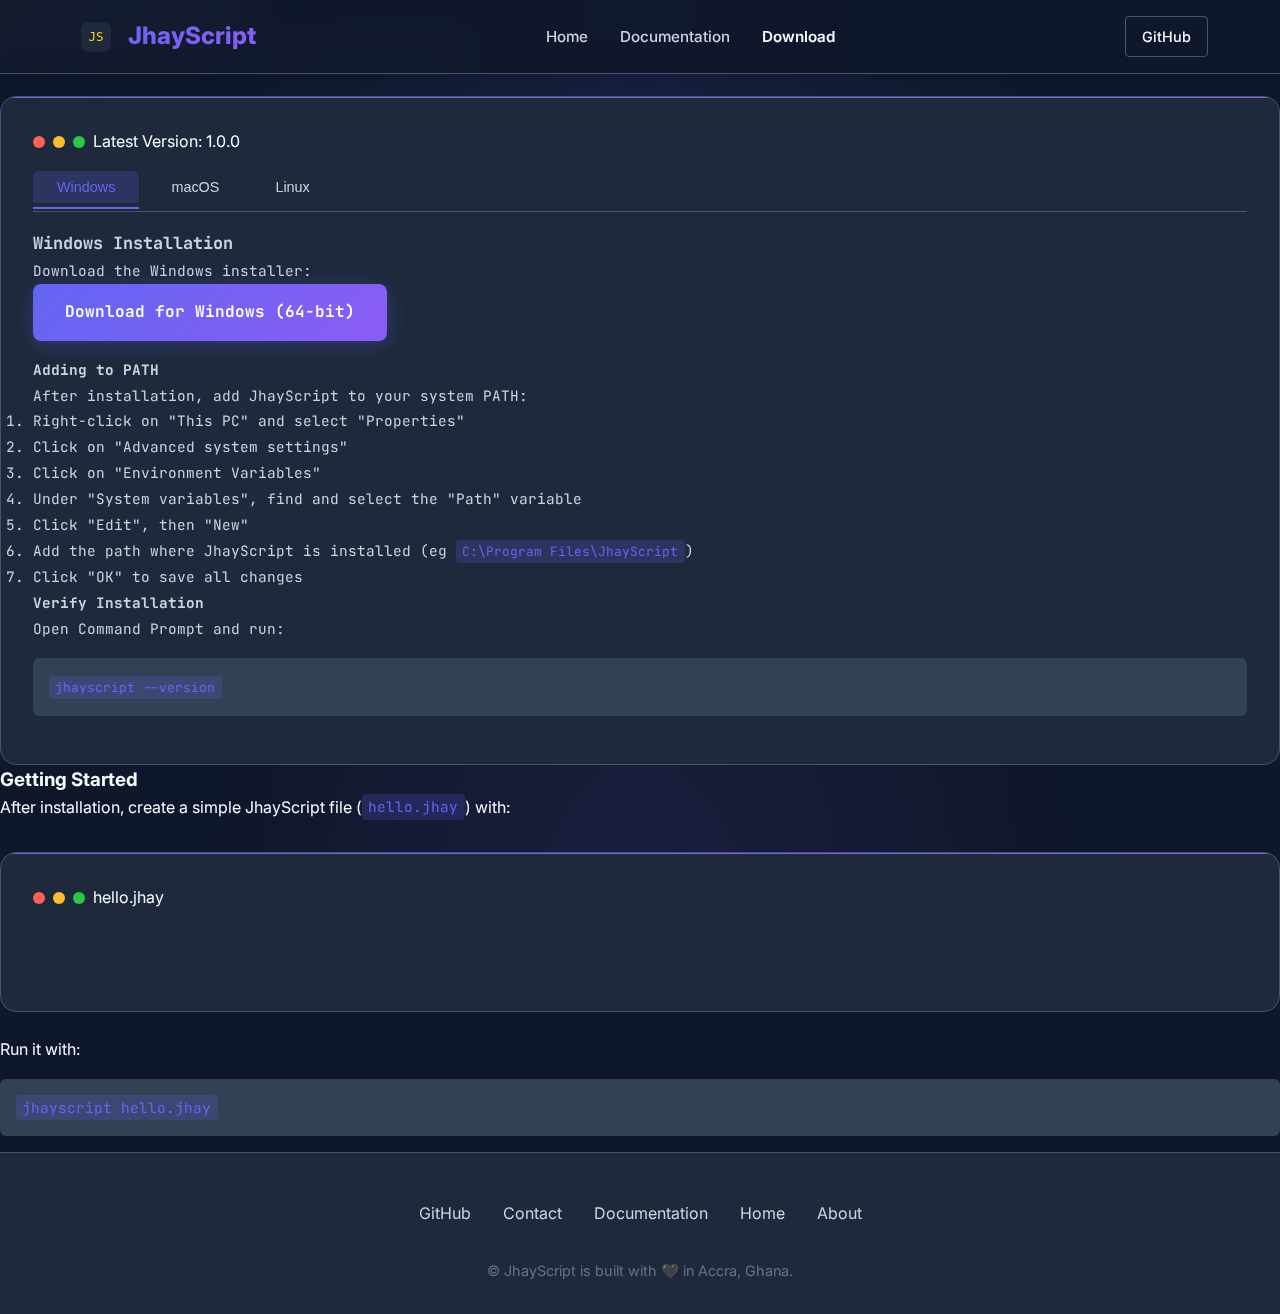
<file: download.html>
<!DOCTYPE html>
<html lang="en">
<head>
    <meta charset="UTF-8">
    <meta name="viewport" content="width=device-width, initial-scale=1.0">
    <title>JhayScript - Download</title>
    <link rel="stylesheet" href="styles.css">
    <!-- <link rel="stylesheet" href="docs.css"> -->
    <link rel="stylesheet" href="download.css">
</head>
<body>
    <div class="bg-animation"></div>
    
    <nav>
        <div class="nav-container">
            <div class="logo">
                <img src="[data-uri]" alt="JhayScript Logo" width="48" height="48">
                <span>JhayScript</span>
            </div>
            <ul class="nav-links">
                <li><a href="index.html">Home</a></li>
                <li><a href="docs.html">Documentation</a></li>
                <li><a href="jhayscript.exe" class="active">Download</a></li>
            </ul>
            <div class="nav-actions">
                <a href="https://github.com/SinofPride-999" target="_blank" class="nav-btn nav-btn-secondary">GitHub</a>
            </div>
        </div>
    </nav>
    
    <main class="docs-container">
        <div class="docs-content">
            <section id="download" class="docs-section">
                <h2 class="remove-on-mobile">Download JhayScript</h2>
                <p class="remove-on-mobile">Get the latest version of JhayScript for your operating system.</p>
                
                <div class="code-example">
                    <div class="code-header">
                        <div class="dot"></div>
                        <div class="dot"></div>
                        <div class="dot"></div>
                        <span class="code-title">Latest Version: 1.0.0</span>
                    </div>
                    <div class="code-content">
                        <div class="installation-tabs">
                            <div class="tab-buttons">
                                <button class="tab-btn active" data-tab="windows-tab">Windows</button>
                                <button class="tab-btn" data-tab="macos-tab">macOS</button>
                                <button class="tab-btn" data-tab="linux-tab">Linux</button>
                            </div>
                            
                            <div id="windows-tab" class="tab-content active">
                                <div>
                                    <h3>Windows Installation</h3>
                                    <p>Download the Windows installer:</p>
                                    <a href="jhayscript.exe" class="btn btn-primary" style="display: inline-block; margin-bottom: 1rem;">
                                        Download for Windows (64-bit)
                                    </a>
                                    
                                    <h4>Adding to PATH</h4>
                                    <p>After installation, add JhayScript to your system PATH:</p>
                                    <ol>
                                        <li>Right-click on "This PC" and select "Properties"</li>
                                        <li>Click on "Advanced system settings"</li>
                                        <li>Click on "Environment Variables"</li>
                                        <li>Under "System variables", find and select the "Path" variable</li>
                                        <li>Click "Edit", then "New"</li>
                                        <li>Add the path where JhayScript is installed (eg <code>C:\Program Files\JhayScript</code>)</li>
                                        <li>Click "OK" to save all changes</li>
                                    </ol>
                                    
                                    <h4>Verify Installation</h4>
                                    <p>Open Command Prompt and run:</p>
                                    <div style="background: var(--bg-tertiary); padding: 1rem; border-radius: 6px; margin: 1rem 0;">
                                        <code>jhayscript --version</code>
                                    </div>
                                </div>
                            </div>
                            
                            <div id="macos-tab" class="tab-content">
                                <div>
                                    <h3>macOS Installation</h3>
                                    <p>Download the macOS package:</p>
                                    <a href="jhayscript.exe" class="btn btn-primary" style="display: inline-block; margin-bottom: 1rem;">
                                        Download for macOS
                                    </a>
                                    
                                    <!-- <h4>Alternative: Homebrew</h4>
                                    <p>You can also install using Homebrew:</p>
                                    <div style="background: var(--bg-tertiary); padding: 1rem; border-radius: 6px; margin: 1rem 0;">
                                        <code>brew tap samueltagoe/jhayscript</code><br>
                                        <code>brew install jhayscript</code>
                                    </div> -->
                                    
                                    <h4>Adding to PATH</h4>
                                    <p>Add to your shell configuration:</p>
                                    <ol>
                                        <li>Open Terminal</li>
                                        <li>Edit your shell config file (<code>~/.zshrc</code> or <code>~/.bash_profile</code>)</li>
                                        <li>Add: <code>export PATH="/usr/local/jhayscript/bin:$PATH"</code></li>
                                        <li>Run: <code>source ~/.zshrc</code> (or your config file)</li>
                                    </ol>
                                    
                                    <h4>Verify Installation</h4>
                                    <p>Run in Terminal:</p>
                                    <div style="background: var(--bg-tertiary); padding: 1rem; border-radius: 6px; margin: 1rem 0;">
                                        <code>jhayscript --version</code>
                                    </div>
                                </div>
                            </div>
                            
                            <div id="linux-tab" class="tab-content">
                                <div>
                                    <h3>Linux Installation</h3>
                                    <p>Download the Linux binary:</p>
                                    <a href="jhayscript.exe" class="btn btn-primary" style="display: inline-block; margin-bottom: 1rem;">
                                        Download for Linux (64-bit)
                                    </a>
                                    
                                    <h4>Installation Steps</h4>
                                    <ol>
                                        <li>Extract the downloaded archive: <code>tar -xzf jhayscript-linux-1.0.0.tar.gz</code></li>
                                        <li>Move the binary to a system directory: <code>sudo mv jhayscript /usr/local/bin/</code></li>
                                    </ol>
                                    
                                    <!-- <h4>Alternative: Package Managers</h4>
                                    <p>For Debian/Ubuntu:</p>
                                    <div style="background: var(--bg-tertiary); padding: 1rem; border-radius: 6px; margin: 1rem 0;">
                                        <code>sudo apt-get install ./jhayscript_1.0.0_amd64.deb</code>
                                    </div>
                                    
                                    <p>For Arch Linux (AUR):</p>
                                    <div style="background: var(--bg-tertiary); padding: 1rem; border-radius: 6px; margin: 1rem 0;">
                                        <code>yay -S jhayscript</code>
                                    </div> -->
                                    
                                    <h4>Verify Installation</h4>
                                    <p>Run in Terminal:</p>
                                    <div style="background: var(--bg-tertiary); padding: 1rem; border-radius: 6px; margin: 1rem 0;">
                                        <code>jhayscript --version</code>
                                    </div>
                                </div>
                            </div>
                        </div>
                    </div>
                </div>
                
                <h3>Getting Started</h3>
                <p>After installation, create a simple JhayScript file (<code>hello.jhay</code>) with:</p>
                
                <div class="code-example">
                    <div class="code-header">
                        <div class="dot"></div>
                        <div class="dot"></div>
                        <div class="dot"></div>
                        <span class="code-title">hello.jhay</span>
                    </div>
                    <div class="code-content">
                        <div><span class="comment">:: Hello World in JhayScript</span></div>
                        <div><span class="function">echo</span>(<span class="string">"Hello, World!"</span>)</div>
                    </div>
                </div>
                <br>
                <p>Run it with:</p>
                <div style="background: var(--bg-tertiary); padding: 1rem; border-radius: 6px; margin: 1rem 0;">
                    <code>jhayscript hello.jhay</code>
                </div>
            </section>
        </div>
    </main>
    
    <footer>
        <div class="footer-content">
            <div class="footer-links">
                <a href="https://github.com/SinofPride-999" target="_blank">GitHub</a>
                <a href="mailto:jhaycodes999@gmail.com" target="_blank">Contact</a>
                <a href="docs.html">Documentation</a>
                <a href="index.html">Home</a>
                <a href="dev.html">About</a>
            </div>
            <div class="copyright">
                <p>&copy; JhayScript is built with &#x1F5A4; in Accra, Ghana.</p>
            </div>
        </div>
    </footer>
    
    <script src="script.js"></script>
    <script>
        // Tab functionality for installation instructions
        document.querySelectorAll('.tab-btn').forEach(btn => {
            btn.addEventListener('click', () => {
                const tabId = btn.getAttribute('data-tab');
                
                // Remove active class from all buttons and content
                document.querySelectorAll('.tab-btn').forEach(b => b.classList.remove('active'));
                document.querySelectorAll('.tab-content').forEach(c => c.classList.remove('active'));
                
                // Add active class to clicked button and corresponding content
                btn.classList.add('active');
                document.getElementById(tabId).classList.add('active');
            });
        });
    </script>
</body>
</html>
</file>
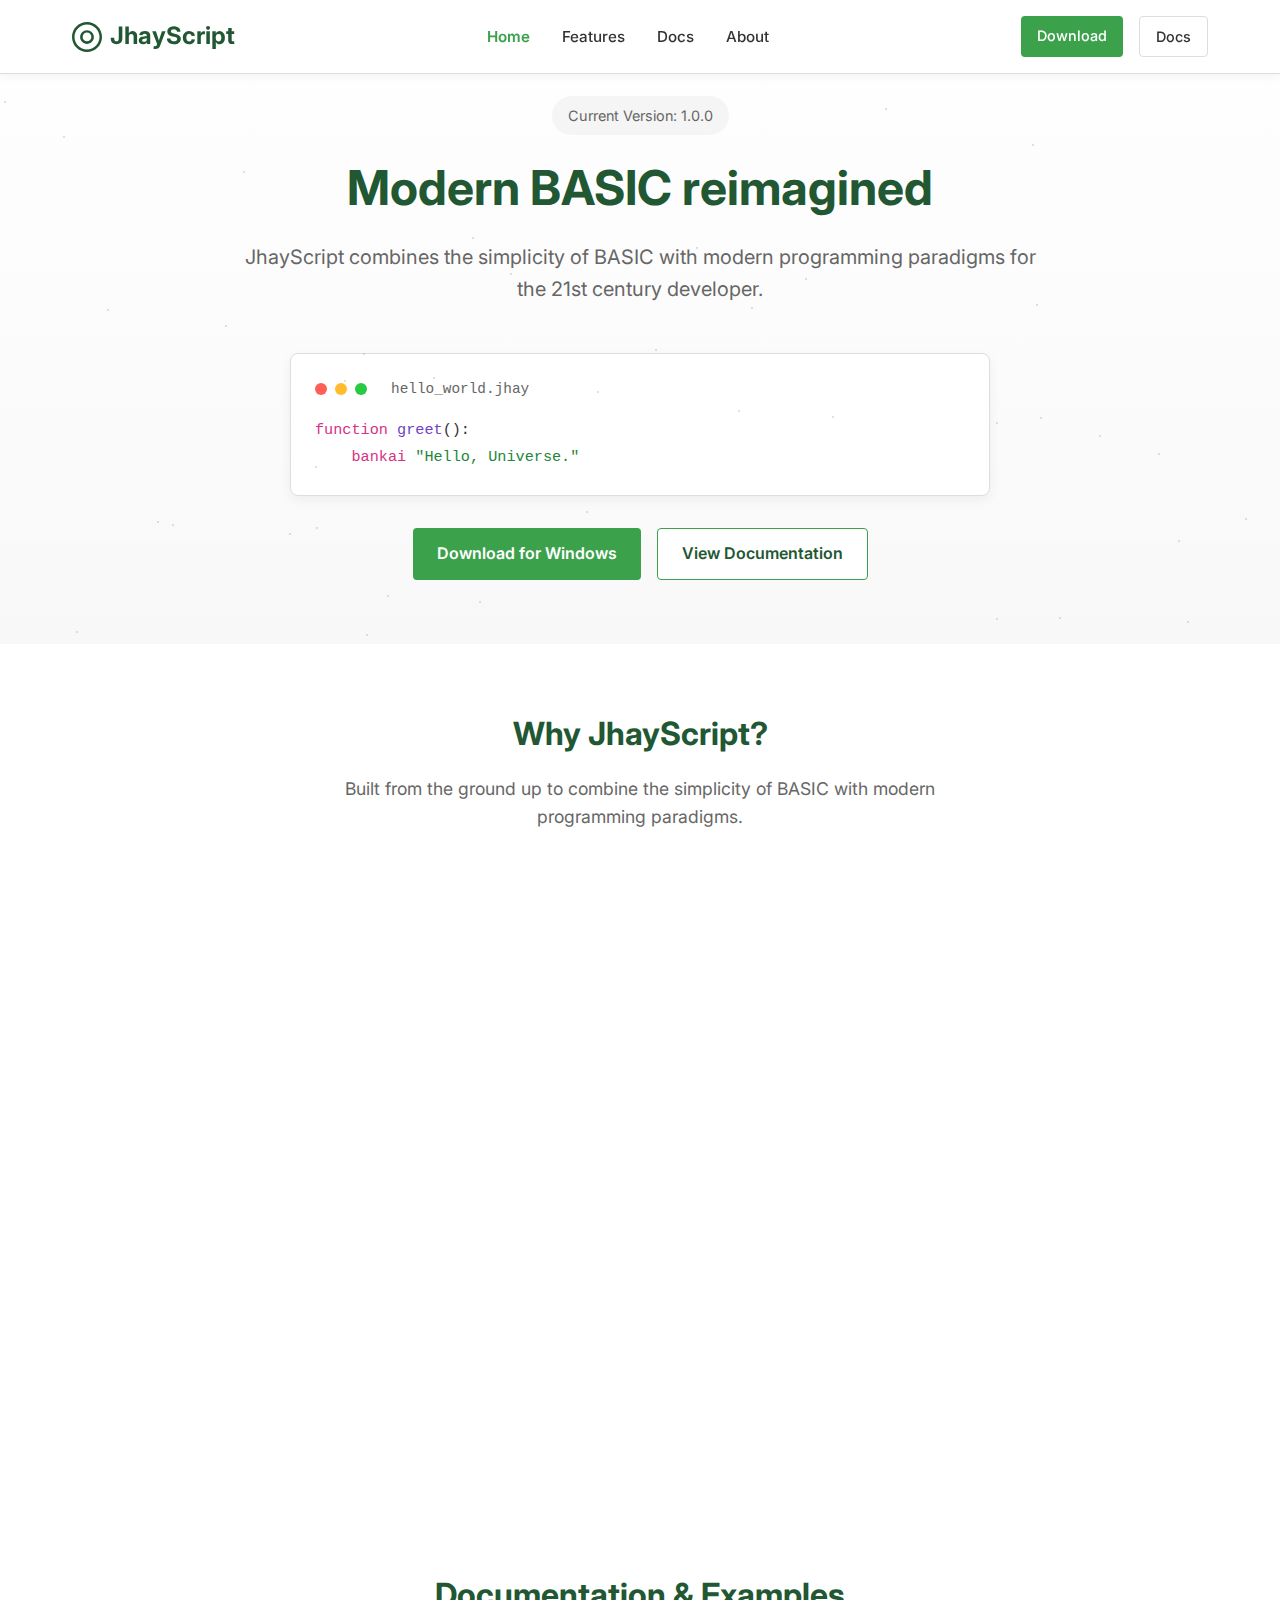
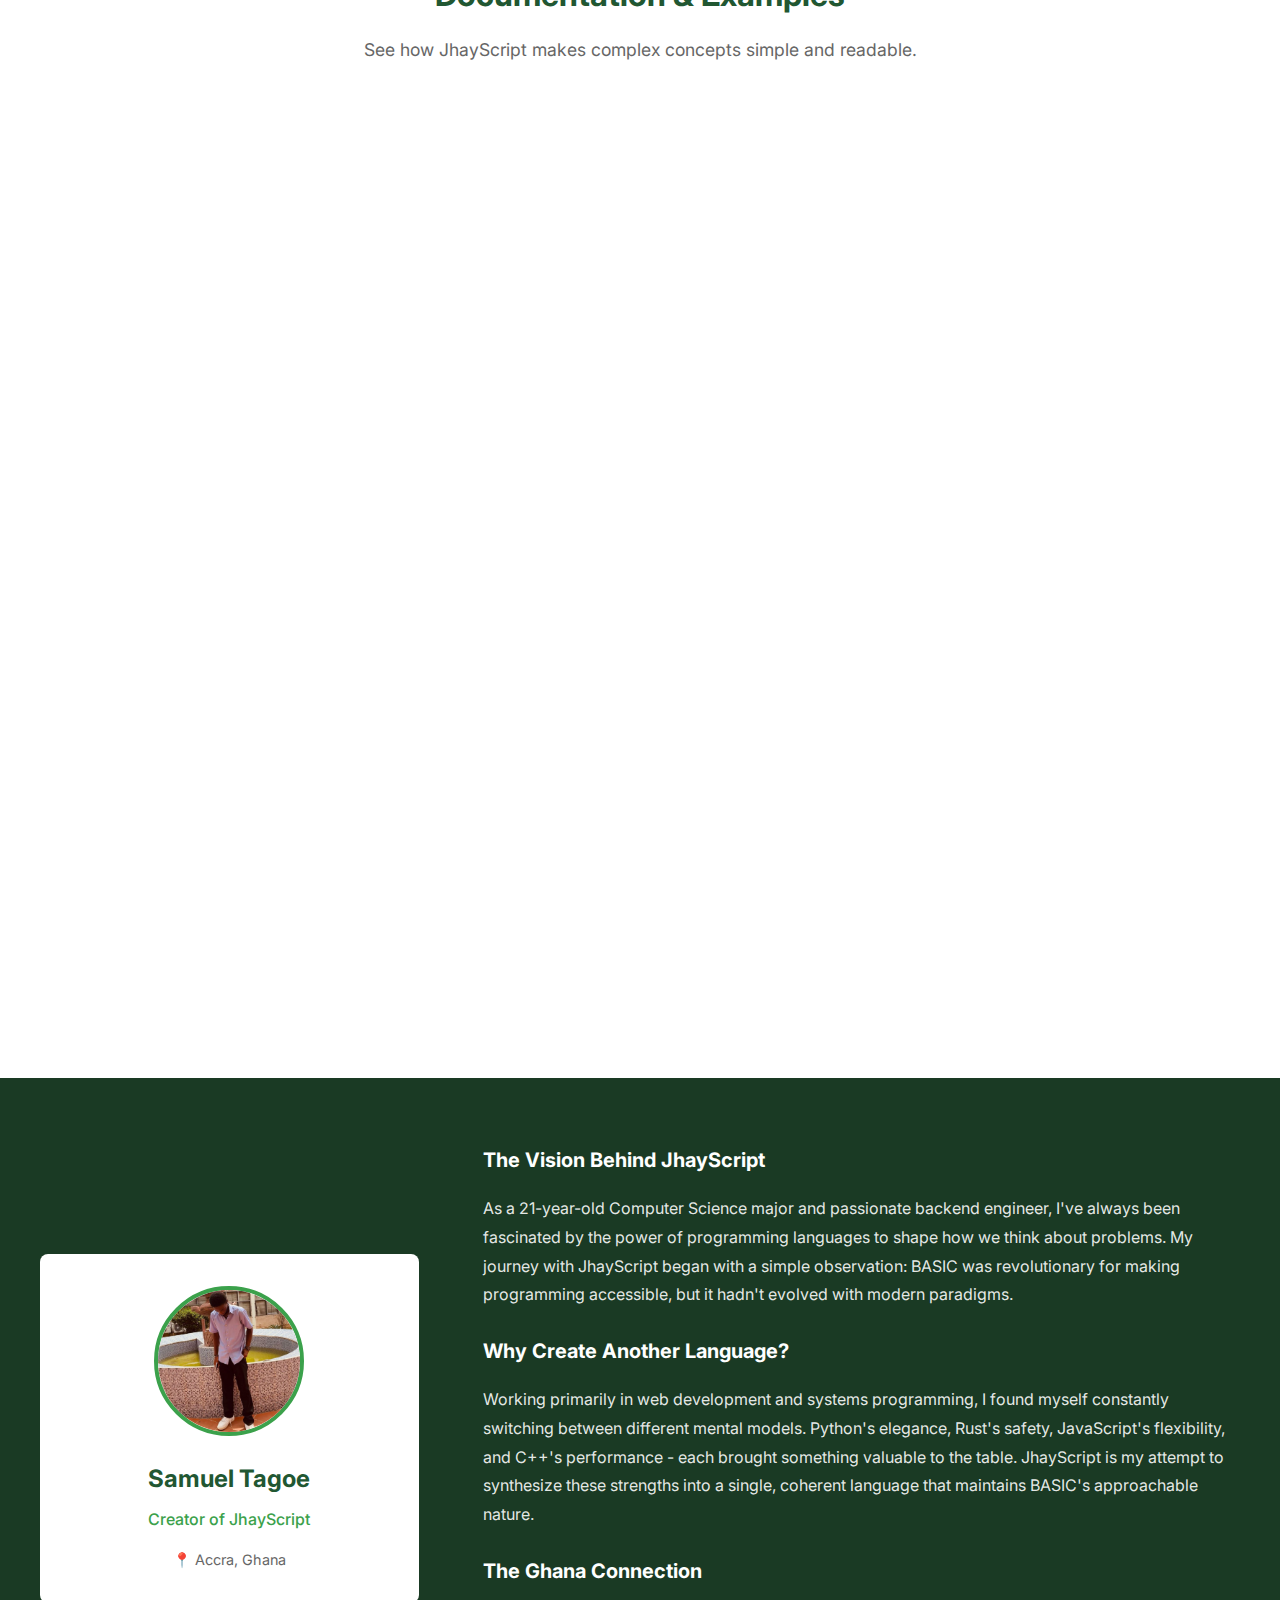
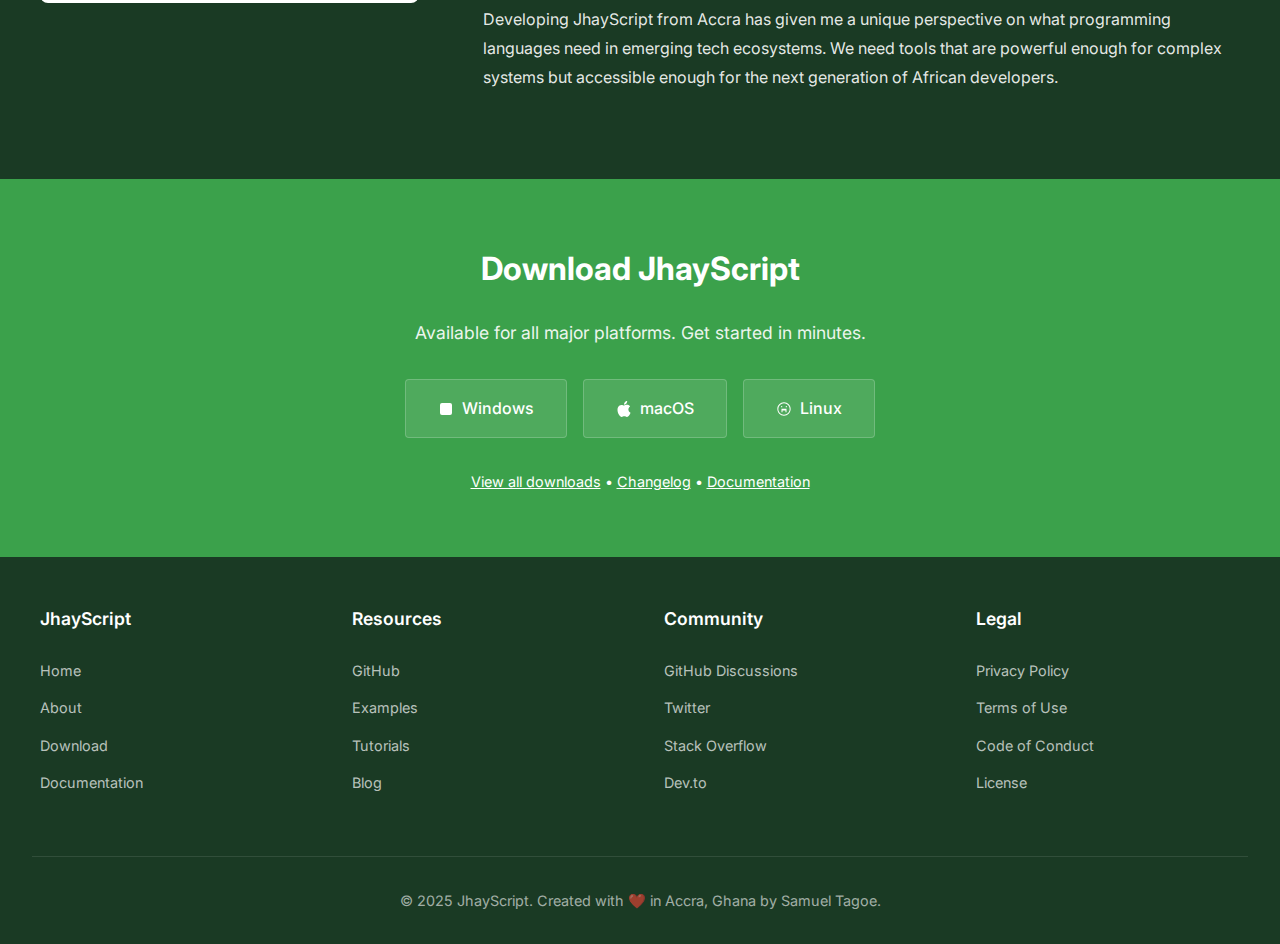
<file: web.html>
<!DOCTYPE html>
<html lang="en">
<head>
    <meta charset="UTF-8">
    <meta name="viewport" content="width=device-width, initial-scale=1.0">
    <title>JhayScript - Modern BASIC Reimagined</title>
    <style>
        @import url('https://fonts.googleapis.com/css2?family=Inter:wght@300;400;500;600;700&display=swap');
        
        * {
            margin: 0;
            padding: 0;
            box-sizing: border-box;
        }
        
        :root {
            --green: #215732;
            --light-green: #3ba14b;
            --dark-green: #1a3a24;
            --text-primary: #333;
            --text-secondary: #666;
            --text-light: #f8f8f8;
            --bg-light: #f8f8f8;
            --border: #ddd;
            --highlight: #f5f5f5;
        }
        
        body {
            font-family: 'Inter', sans-serif;
            background: white;
            color: var(--text-primary);
            line-height: 1.6;
            overflow-x: hidden;
        }
        
        /* Navigation */
        nav {
            position: fixed;
            top: 0;
            width: 100%;
            background: white;
            border-bottom: 1px solid var(--border);
            z-index: 1000;
            padding: 1rem 0;
            box-shadow: 0 2px 10px rgba(0,0,0,0.05);
        }
        
        .nav-container {
            max-width: 1200px;
            margin: 0 auto;
            padding: 0 2rem;
            display: flex;
            justify-content: space-between;
            align-items: center;
        }
        
        .logo {
            font-size: 1.5rem;
            font-weight: 700;
            color: var(--green);
            cursor: pointer;
            display: flex;
            align-items: center;
            gap: 0.5rem;
        }
        
        .logo img {
            height: 30px;
        }
        
        .nav-links {
            display: flex;
            gap: 2rem;
            list-style: none;
        }
        
        .nav-links a {
            color: var(--text-primary);
            text-decoration: none;
            font-weight: 500;
            transition: all 0.2s ease;
            font-size: 0.95rem;
        }
        
        .nav-links a:hover {
            color: var(--light-green);
        }
        
        .nav-links a.active {
            color: var(--light-green);
            font-weight: 600;
        }
        
        .nav-actions {
            display: flex;
            gap: 1rem;
        }
        
        .nav-btn {
            padding: 0.5rem 1rem;
            border-radius: 4px;
            font-weight: 500;
            text-decoration: none;
            font-size: 0.9rem;
            transition: all 0.2s ease;
        }
        
        .nav-btn-primary {
            background: var(--light-green);
            color: white;
        }
        
        .nav-btn-primary:hover {
            background: var(--green);
        }
        
        .nav-btn-secondary {
            border: 1px solid var(--border);
            color: var(--text-primary);
        }
        
        .nav-btn-secondary:hover {
            border-color: var(--light-green);
            color: var(--light-green);
        }
        
        /* Hero Section */
        .hero {
            min-height: 500px;
            display: flex;
            align-items: center;
            padding: 6rem 2rem 4rem;
            background: linear-gradient(to bottom, white 0%, var(--bg-light) 100%);
            text-align: center;
        }
        
        .hero-container {
            max-width: 800px;
            margin: 0 auto;
            width: 100%;
        }
        
        .hero h1 {
            font-size: 3rem;
            font-weight: 700;
            margin-bottom: 1.5rem;
            color: var(--green);
            line-height: 1.2;
        }
        
        .hero p {
            font-size: 1.25rem;
            color: var(--text-secondary);
            margin-bottom: 2rem;
            line-height: 1.6;
        }
        
        .hero-version {
            background: var(--highlight);
            padding: 0.5rem 1rem;
            border-radius: 20px;
            display: inline-block;
            font-size: 0.9rem;
            margin-bottom: 1.5rem;
            color: var(--text-secondary);
        }
        
        .cta-buttons {
            display: flex;
            gap: 1rem;
            justify-content: center;
            flex-wrap: wrap;
            margin-top: 2rem;
        }
        
        .btn {
            padding: 0.75rem 1.5rem;
            border-radius: 4px;
            font-weight: 600;
            text-decoration: none;
            display: inline-flex;
            align-items: center;
            gap: 0.5rem;
            transition: all 0.2s ease;
            font-size: 1rem;
        }
        
        .btn-primary {
            background: var(--light-green);
            color: white;
        }
        
        .btn-primary:hover {
            background: var(--green);
            transform: translateY(-2px);
        }
        
        .btn-secondary {
            background: white;
            color: var(--green);
            border: 1px solid var(--light-green);
        }
        
        .btn-secondary:hover {
            background: var(--bg-light);
            transform: translateY(-2px);
        }
        
        /* Code Example */
        .code-example {
            margin-top: 3rem;
            background: white;
            border-radius: 8px;
            padding: 1.5rem;
            border: 1px solid var(--border);
            box-shadow: 0 4px 12px rgba(0,0,0,0.05);
            text-align: left;
            max-width: 700px;
            margin-left: auto;
            margin-right: auto;
        }
        
        .code-header {
            display: flex;
            align-items: center;
            gap: 0.5rem;
            margin-bottom: 1rem;
            font-family: monospace;
            color: var(--text-secondary);
            font-size: 0.9rem;
        }
        
        .dot {
            width: 12px;
            height: 12px;
            border-radius: 50%;
        }
        
        .dot:nth-child(1) { background: #ff5f57; }
        .dot:nth-child(2) { background: #ffbd2e; }
        .dot:nth-child(3) { background: #28ca42; }
        
        .code-content {
            font-family: monospace;
            font-size: 0.95rem;
            line-height: 1.8;
            color: var(--text-primary);
        }
        
        .keyword { color: #d63384; }
        .string { color: #22863a; }
        .number { color: #005cc5; }
        .comment { color: var(--text-secondary); font-style: italic; }
        .function { color: #6f42c1; }
        
        /* Sections */
        .section {
            padding: 4rem 2rem;
            max-width: 1200px;
            margin: 0 auto;
        }
        
        .section-title {
            text-align: center;
            margin-bottom: 3rem;
        }
        
        .section-title h2 {
            font-size: 2rem;
            font-weight: 700;
            margin-bottom: 1rem;
            color: var(--green);
        }
        
        .section-title p {
            color: var(--text-secondary);
            font-size: 1.1rem;
            max-width: 600px;
            margin-left: auto;
            margin-right: auto;
        }
        
        /* Features Grid */
        .features-grid {
            display: grid;
            grid-template-columns: repeat(auto-fit, minmax(300px, 1fr));
            gap: 2rem;
        }
        
        .feature-card {
            background: white;
            border-radius: 8px;
            padding: 2rem;
            border: 1px solid var(--border);
            transition: all 0.2s ease;
        }
        
        .feature-card:hover {
            transform: translateY(-5px);
            box-shadow: 0 10px 20px rgba(0,0,0,0.05);
            border-color: var(--light-green);
        }
        
        .feature-icon {
            width: 50px;
            height: 50px;
            background: var(--light-green);
            border-radius: 8px;
            display: flex;
            align-items: center;
            justify-content: center;
            margin-bottom: 1.5rem;
            color: white;
            font-size: 1.25rem;
        }
        
        .feature-card h3 {
            font-size: 1.25rem;
            font-weight: 600;
            margin-bottom: 1rem;
            color: var(--green);
        }
        
        .feature-card p {
            color: var(--text-secondary);
            line-height: 1.6;
        }
        
        /* Code Showcase */
        .code-showcase {
            display: grid;
            grid-template-columns: repeat(auto-fit, minmax(350px, 1fr));
            gap: 2rem;
        }
        
        .code-block {
            background: white;
            border-radius: 8px;
            overflow: hidden;
            border: 1px solid var(--border);
            transition: all 0.2s ease;
        }
        
        .code-block:hover {
            transform: translateY(-5px);
            box-shadow: 0 10px 20px rgba(0,0,0,0.05);
        }
        
        .code-block-header {
            background: var(--highlight);
            padding: 0.75rem 1.5rem;
            border-bottom: 1px solid var(--border);
        }
        
        .code-block-title {
            font-weight: 600;
            color: var(--green);
            font-size: 0.95rem;
        }
        
        .code-block-content {
            padding: 1.5rem;
            font-family: monospace;
            font-size: 0.9rem;
            line-height: 1.6;
        }
        
        /* About Section */
        .about-section {
            background: var(--dark-green);
            color: white;
            padding: 4rem 2rem;
        }
        
        .about-container {
            max-width: 1200px;
            margin: 0 auto;
            display: grid;
            grid-template-columns: 1fr 2fr;
            gap: 4rem;
            align-items: center;
        }
        
        .profile-card {
            background: white;
            border-radius: 8px;
            padding: 2rem;
            text-align: center;
            color: var(--text-primary);
        }
        
        .profile-image {
            width: 150px;
            height: 150px;
            border-radius: 50%;
            margin: 0 auto 1.5rem;
            overflow: hidden;
            border: 4px solid var(--light-green);
        }
        
        .profile-image img {
            width: 100%;
            height: 100%;
            object-fit: cover;
        }
        
        .profile-name {
            font-size: 1.5rem;
            font-weight: 700;
            margin-bottom: 0.5rem;
            color: var(--green);
        }
        
        .profile-title {
            color: var(--light-green);
            font-weight: 500;
            margin-bottom: 1rem;
        }
        
        .profile-location {
            color: var(--text-secondary);
            font-size: 0.9rem;
        }
        
        .about-text {
            color: rgba(255,255,255,0.9);
            line-height: 1.8;
        }
        
        .about-text h3 {
            color: white;
            margin-bottom: 1rem;
            font-size: 1.25rem;
        }
        
        .about-text p {
            margin-bottom: 1.5rem;
        }
        
        /* Download Section */
        .download-section {
            background: var(--light-green);
            color: white;
            text-align: center;
            padding: 4rem 2rem;
        }
        
        .download-container {
            max-width: 800px;
            margin: 0 auto;
        }
        
        .download-section h2 {
            font-size: 2rem;
            margin-bottom: 1.5rem;
        }
        
        .download-section p {
            margin-bottom: 2rem;
            font-size: 1.1rem;
            opacity: 0.9;
        }
        
        .platform-buttons {
            display: flex;
            gap: 1rem;
            justify-content: center;
            flex-wrap: wrap;
        }
        
        .platform-btn {
            padding: 1rem 2rem;
            background: rgba(255,255,255,0.1);
            border: 1px solid rgba(255,255,255,0.2);
            border-radius: 4px;
            color: white;
            text-decoration: none;
            font-weight: 500;
            transition: all 0.2s ease;
            display: flex;
            align-items: center;
            gap: 0.5rem;
        }
        
        .platform-btn:hover {
            background: rgba(255,255,255,0.2);
            transform: translateY(-2px);
        }
        
        /* Footer */
        footer {
            background: var(--dark-green);
            color: white;
            padding: 3rem 2rem 2rem;
        }
        
        .footer-container {
            max-width: 1200px;
            margin: 0 auto;
            display: grid;
            grid-template-columns: repeat(auto-fit, minmax(200px, 1fr));
            gap: 3rem;
        }
        
        .footer-col h3 {
            color: white;
            margin-bottom: 1.5rem;
            font-size: 1.1rem;
            font-weight: 600;
        }
        
        .footer-links {
            list-style: none;
        }
        
        .footer-links li {
            margin-bottom: 0.75rem;
        }
        
        .footer-links a {
            color: rgba(255,255,255,0.7);
            text-decoration: none;
            transition: all 0.2s ease;
            font-size: 0.9rem;
        }
        
        .footer-links a:hover {
            color: white;
        }
        
        .footer-bottom {
            margin-top: 3rem;
            padding-top: 2rem;
            border-top: 1px solid rgba(255,255,255,0.1);
            text-align: center;
            color: rgba(255,255,255,0.6);
            font-size: 0.9rem;
        }
        
        /* Responsive */
        @media (max-width: 768px) {
            .nav-links {
                display: none;
            }
            
            .hero h1 {
                font-size: 2.5rem;
            }
            
            .about-container {
                grid-template-columns: 1fr;
                text-align: center;
                gap: 2rem;
            }
            
            .footer-container {
                grid-template-columns: 1fr;
                text-align: center;
                gap: 2rem;
            }
            
            .footer-links {
                display: flex;
                flex-direction: column;
                align-items: center;
            }
        }
    </style>
</head>
<body>
    <nav>
        <div class="nav-container">
            <div class="logo">
                <img src="[data-uri]" alt="JhayScript Logo">
                JhayScript
            </div>
            <ul class="nav-links">
                <li><a href="#home" class="active">Home</a></li>
                <li><a href="#features">Features</a></li>
                <li><a href="#syntax">Docs</a></li>
                <li><a href="#about">About</a></li>
            </ul>
            <div class="nav-actions">
                <a href="#download" class="nav-btn nav-btn-primary">Download</a>
                <a href="#syntax" class="nav-btn nav-btn-secondary">Docs</a>
            </div>
        </div>
    </nav>
    
    <section id="home" class="hero">
        <div class="hero-container">
            <div class="hero-version">Current Version: 1.0.0</div>
            <h1>Modern BASIC reimagined</h1>
            <p>JhayScript combines the simplicity of BASIC with modern programming paradigms for the 21st century developer.</p>
            
            <div class="code-example">
                <div class="code-header">
                    <div class="dot"></div>
                    <div class="dot"></div>
                    <div class="dot"></div>
                    <span style="margin-left: 1rem;">hello_world.jhay</span>
                </div>
                <div class="code-content">
                    <div><span class="keyword">function</span> <span class="function">greet</span>():</div>
                    <div>&nbsp;&nbsp;&nbsp;&nbsp;<span class="keyword">bankai</span> <span class="string">"Hello, Universe."</span></div>
                </div>
            </div>
            
            <div class="cta-buttons">
                <a href="#download" class="btn btn-primary">Download for Windows</a>
                <a href="#syntax" class="btn btn-secondary">View Documentation</a>
            </div>
        </div>
    </section>
    
    <section id="features" class="section">
        <div class="section-title">
            <h2>Why JhayScript?</h2>
            <p>Built from the ground up to combine the simplicity of BASIC with modern programming paradigms.</p>
        </div>
        
        <div class="features-grid">
            <div class="feature-card">
                <div class="feature-icon">🚀</div>
                <h3>Modern Syntax</h3>
                <p>Clean, readable code inspired by Python's elegance and Rust's safety. Every line tells a clear story.</p>
            </div>
            
            <div class="feature-card">
                <div class="feature-icon">⚡</div>
                <h3>High Performance</h3>
                <p>Optimized compilation inspired by C++ efficiency, delivering speed without sacrificing readability.</p>
            </div>
            
            <div class="feature-card">
                <div class="feature-icon">🛡️</div>
                <h3>Memory Safety</h3>
                <p>Built-in memory management and type safety features prevent common programming errors.</p>
            </div>
            
            <div class="feature-card">
                <div class="feature-icon">🎯</div>
                <h3>Developer Friendly</h3>
                <p>Intuitive syntax that's easy to learn for beginners yet powerful enough for complex applications.</p>
            </div>
            
            <div class="feature-card">
                <div class="feature-icon">🔧</div>
                <h3>Versatile</h3>
                <p>Perfect for web development, systems programming, and everything in between.</p>
            </div>
            
            <div class="feature-card">
                <div class="feature-icon">📚</div>
                <h3>BASIC Heritage</h3>
                <p>Maintains the approachable nature of BASIC while embracing modern programming concepts.</p>
            </div>
        </div>
    </section>
    
    <section id="syntax" class="section">
        <div class="section-title">
            <h2>Documentation & Examples</h2>
            <p>See how JhayScript makes complex concepts simple and readable.</p>
        </div>
        
        <div class="code-showcase">
            <div class="code-block">
                <div class="code-block-header">
                    <span class="code-block-title">Variables & Types</span>
                </div>
                <div class="code-block-content">
                    <div><span class="comment">// Strong typing with inference</span></div>
                    <div><span class="keyword">initiate</span> string_example = <span class="string">"Hello, Universe"</span></div>
                    <div><span class="keyword">initiate</span> int_example = <span class="number">11</span></div>
                    <div><span class="keyword">initiate</span> float_example = <span class="number">2.0</span></div>
                    <div><span class="keyword">initiate</span> list_example = [<span class="string">"Web Dev"</span>, <span class="string">"Systems"</span>]</div>
                    <br>
                    <div><span class="comment">// Immutable by default</span></div>
                    <div><span class="keyword">initiate</span> PI = <span class="number">3.14159</span></div>
                    <div><span class="keyword">initiate</span> counter = <span class="number">0</span></div>
                </div>
            </div>
            
            <div class="code-block">
                <div class="code-block-header">
                    <span class="code-block-title">Functions & Control Flow</span>
                </div>
                <div class="code-block-content">
                    <div><span class="keyword">function</span> <span class="function">fibonacci</span>(n: <span class="keyword">int</span>) -> <span class="keyword">int</span> {</div>
                    <div>&nbsp;&nbsp;&nbsp;&nbsp;<span class="keyword">if</span> n <= <span class="number">1</span> {</div>
                    <div>&nbsp;&nbsp;&nbsp;&nbsp;&nbsp;&nbsp;&nbsp;&nbsp;<span class="keyword">return</span> n</div>
                    <div>&nbsp;&nbsp;&nbsp;&nbsp;}</div>
                    <div>&nbsp;&nbsp;&nbsp;&nbsp;<span class="keyword">return</span> <span class="function">fibonacci</span>(n-<span class="number">1</span>) + <span class="function">fibonacci</span>(n-<span class="number">2</span>)</div>
                    <div>}</div>
                    <br>
                    <div><span class="keyword">for</span> i <span class="keyword">in</span> <span class="number">0</span>..<span class="number">10</span> {</div>
                    <div>&nbsp;&nbsp;&nbsp;&nbsp;<span class="function">print</span>(<span class="function">fibonacci</span>(i))</div>
                    <div>}</div>
                </div>
            </div>
            
            <div class="code-block">
                <div class="code-block-header">
                    <span class="code-block-title">Object-Oriented Programming</span>
                </div>
                <div class="code-block-content">
                    <div><span class="keyword">class</span> <span class="function">Developer</span> {</div>
                    <div>&nbsp;&nbsp;&nbsp;&nbsp;<span class="keyword">private</span> name: <span class="keyword">string</span></div>
                    <div>&nbsp;&nbsp;&nbsp;&nbsp;<span class="keyword">private</span> languages: [<span class="keyword">string</span>]</div>
                    <br>
                    <div>&nbsp;&nbsp;&nbsp;&nbsp;<span class="keyword">constructor</span>(name: <span class="keyword">string</span>) {</div>
                    <div>&nbsp;&nbsp;&nbsp;&nbsp;&nbsp;&nbsp;&nbsp;&nbsp;<span class="keyword">self</span>.name = name</div>
                    <div>&nbsp;&nbsp;&nbsp;&nbsp;&nbsp;&nbsp;&nbsp;&nbsp;<span class="keyword">self</span>.languages = []</div>
                    <div>&nbsp;&nbsp;&nbsp;&nbsp;}</div>
                    <br>
                    <div>&nbsp;&nbsp;&nbsp;&nbsp;<span class="keyword">method</span> <span class="function">learn</span>(lang: <span class="keyword">string</span>) {</div>
                    <div>&nbsp;&nbsp;&nbsp;&nbsp;&nbsp;&nbsp;&nbsp;&nbsp;<span class="keyword">self</span>.languages.<span class="function">push</span>(lang)</div>
                    <div>&nbsp;&nbsp;&nbsp;&nbsp;}</div>
                    <div>}</div>
                </div>
            </div>
            
            <div class="code-block">
                <div class="code-block-header">
                    <span class="code-block-title">Error Handling & Async</span>
                </div>
                <div class="code-block-content">
                    <div><span class="comment">// Safe error handling</span></div>
                    <div><span class="keyword">function</span> <span class="function">divide</span>(a, b) -> <span class="keyword">Result</span>&lt;<span class="keyword">float</span>, <span class="keyword">string</span>&gt; {</div>
                    <div>&nbsp;&nbsp;&nbsp;&nbsp;<span class="keyword">if</span> b == <span class="number">0</span> {</div>
                    <div>&nbsp;&nbsp;&nbsp;&nbsp;&nbsp;&nbsp;&nbsp;&nbsp;<span class="keyword">return</span> <span class="function">Error</span>(<span class="string">"Division by zero"</span>)</div>
                    <div>&nbsp;&nbsp;&nbsp;&nbsp;}</div>
                    <div>&nbsp;&nbsp;&nbsp;&nbsp;<span class="keyword">return</span> <span class="function">Ok</span>(a / b)</div>
                    <div>}</div>
                    <br>
                    <div><span class="comment">// Async/await support</span></div>
                    <div><span class="keyword">async function</span> <span class="function">fetchData</span>() {</div>
                    <div>&nbsp;&nbsp;&nbsp;&nbsp;<span class="keyword">let</span> response = <span class="keyword">await</span> <span class="function">http.get</span>(<span class="string">"/api/data"</span>)</div>
                    <div>&nbsp;&nbsp;&nbsp;&nbsp;<span class="keyword">return</span> response.<span class="function">json</span>()</div>
                    <div>}</div>
                </div>
            </div>
        </div>
    </section>
    
    <section id="about" class="about-section">
        <div class="about-container">
            <div class="profile-card">
                <div class="profile-image">
                    <img src="me.jpg" alt="Samuel Tagoe">
                </div>
                <div class="profile-name">Samuel Tagoe</div>
                <div class="profile-title">Creator of JhayScript</div>
                <div class="profile-location">📍 Accra, Ghana</div>
            </div>
            
            <div class="about-text">
                <h3>The Vision Behind JhayScript</h3>
                <p>
                    As a 21-year-old Computer Science major and passionate backend engineer, I've always been fascinated by the power of programming languages to shape how we think about problems. My journey with JhayScript began with a simple observation: BASIC was revolutionary for making programming accessible, but it hadn't evolved with modern paradigms.
                </p>
                
                <h3>Why Create Another Language?</h3>
                <p>
                    Working primarily in web development and systems programming, I found myself constantly switching between different mental models. Python's elegance, Rust's safety, JavaScript's flexibility, and C++'s performance - each brought something valuable to the table. JhayScript is my attempt to synthesize these strengths into a single, coherent language that maintains BASIC's approachable nature.
                </p>
                
                <h3>The Ghana Connection</h3>
                <p>
                    Developing JhayScript from Accra has given me a unique perspective on what programming languages need in emerging tech ecosystems. We need tools that are powerful enough for complex systems but accessible enough for the next generation of African developers.
                </p>
            </div>
        </div>
    </section>
    
    <section id="download" class="download-section">
        <div class="download-container">
            <h2>Download JhayScript</h2>
            <p>Available for all major platforms. Get started in minutes.</p>
            
            <div class="platform-buttons">
                <a href="#" class="platform-btn">
                    <svg width="16" height="16" viewBox="0 0 24 24" fill="currentColor"><path d="M18 3H6a3 3 0 0 0-3 3v12a3 3 0 0 0 3 3h12a3 3 0 0 0 3-3V6a3 3 0 0 0-3-3z"></path></svg>
                    Windows
                </a>
                <a href="#" class="platform-btn">
                    <svg width="16" height="16" viewBox="0 0 24 24" fill="currentColor"><path d="M12.152 6.896c-.948 0-2.415-1.078-3.96-1.04-2.04.027-3.91 1.183-4.961 3.014-2.117 3.675-.546 9.103 1.519 12.09 1.013 1.454 2.208 3.09 3.792 3.039 1.52-.065 2.09-.987 3.935-.987 1.831 0 2.35.987 3.96.948 1.637-.026 2.676-1.48 3.676-2.948 1.156-1.688 1.636-3.325 1.662-3.415-.039-.013-3.182-1.221-3.22-4.857-.026-3.04 2.48-4.494 2.597-4.559-1.429-2.09-3.623-2.324-4.39-2.376-2-.156-3.675 1.09-4.61 1.09zM15.53 3.83c.843-1.012 1.4-2.427 1.245-3.83-1.207.052-2.662.805-3.532 1.818-.78.896-1.454 2.338-1.273 3.714 1.338.104 2.715-.688 3.559-1.701z"></path></svg>
                    macOS
                </a>
                <a href="#" class="platform-btn">
                    <svg width="16" height="16" viewBox="0 0 24 24" fill="currentColor"><path d="M12.001 1.993C6.486 1.994 2 6.48 2 11.994c0 5.514 4.486 9.999 10 9.999 5.515 0 10-4.485 10-10 0-5.513-4.486-9.998-10-9.998zm0 1.5a8.503 8.503 0 0 1 8.502 8.502c0 4.693-3.809 8.498-8.502 8.498-4.692 0-8.498-3.805-8.498-8.498A8.502 8.502 0 0 1 12 3.493zM8.5 7.5a1 1 0 1 0 0 2 1 1 0 0 0 0-2zm7 0a1 1 0 1 0 0 2 1 1 0 0 0 0-2zm-7.25 4.25v5h1.5v-2.5h4.5v2.5h1.5v-5h-7.5z"></path></svg>
                    Linux
                </a>
            </div>
            
            <div style="margin-top: 2rem; font-size: 0.9rem;">
                <a href="#" style="color: white; text-decoration: underline;">View all downloads</a> • 
                <a href="#" style="color: white; text-decoration: underline;">Changelog</a> • 
                <a href="#" style="color: white; text-decoration: underline;">Documentation</a>
            </div>
        </div>
    </section>
    
    <footer>
        <div class="footer-container">
            <div class="footer-col">
                <h3>JhayScript</h3>
                <ul class="footer-links">
                    <li><a href="#">Home</a></li>
                    <li><a href="#">About</a></li>
                    <li><a href="#">Download</a></li>
                    <li><a href="#">Documentation</a></li>
                </ul>
            </div>
            
            <div class="footer-col">
                <h3>Resources</h3>
                <ul class="footer-links">
                    <li><a href="#">GitHub</a></li>
                    <li><a href="#">Examples</a></li>
                    <li><a href="#">Tutorials</a></li>
                    <li><a href="#">Blog</a></li>
                </ul>
            </div>
            
            <div class="footer-col">
                <h3>Community</h3>
                <ul class="footer-links">
                    <li><a href="#">GitHub Discussions</a></li>
                    <li><a href="#">Twitter</a></li>
                    <li><a href="#">Stack Overflow</a></li>
                    <li><a href="#">Dev.to</a></li>
                </ul>
            </div>
            
            <div class="footer-col">
                <h3>Legal</h3>
                <ul class="footer-links">
                    <li><a href="#">Privacy Policy</a></li>
                    <li><a href="#">Terms of Use</a></li>
                    <li><a href="#">Code of Conduct</a></li>
                    <li><a href="#">License</a></li>
                </ul>
            </div>
        </div>
        
        <div class="footer-bottom">
            <p>&copy; 2025 JhayScript. Created with ❤️ in Accra, Ghana by Samuel Tagoe.</p>
        </div>
    </footer>

    <script>
        // Smooth scrolling for navigation links
        document.querySelectorAll('a[href^="#"]').forEach(anchor => {
            anchor.addEventListener('click', function (e) {
                e.preventDefault();
                const target = document.querySelector(this.getAttribute('href'));
                if (target) {
                    target.scrollIntoView({
                        behavior: 'smooth',
                        block: 'start'
                    });
                }
            });
        });

        // Active navigation highlighting
        window.addEventListener('scroll', () => {
            const sections = document.querySelectorAll('section[id]');
            const navLinks = document.querySelectorAll('.nav-links a');
            
            let current = '';
            sections.forEach(section => {
                const sectionTop = section.offsetTop;
                const sectionHeight = section.clientHeight;
                if (scrollY >= (sectionTop - 200)) {
                    current = section.getAttribute('id');
                }
            });

            navLinks.forEach(link => {
                link.classList.remove('active');
                if (link.getAttribute('href') === `#${current}`) {
                    link.classList.add('active');
                }
            });
        });

        // Add some interactive animations
        const observerOptions = {
            threshold: 0.1,
            rootMargin: '0px 0px -50px 0px'
        };

        const observer = new IntersectionObserver((entries) => {
            entries.forEach(entry => {
                if (entry.isIntersecting) {
                    entry.target.style.opacity = '1';
                    entry.target.style.transform = 'translateY(0)';
                }
            });
        }, observerOptions);

        // Animate feature cards
        document.querySelectorAll('.feature-card, .code-block').forEach(card => {
            card.style.opacity = '0';
            card.style.transform = 'translateY(30px)';
            card.style.transition = 'opacity 0.6s ease, transform 0.6s ease';
            observer.observe(card);
        });

        // Platform download button interactions
        document.querySelectorAll('.platform-btn').forEach(btn => {
            btn.addEventListener('click', function(e) {
                e.preventDefault();
                // Simulate download start
                const originalText = this.innerHTML;
                this.innerHTML = this.innerHTML.replace(/Windows|macOS|Linux/, 'Downloading...');
                this.style.opacity = '0.7';
                
                setTimeout(() => {
                    this.innerHTML = originalText;
                    this.style.opacity = '1';
                    alert('Download would start here! JhayScript is a concept language for demonstration.');
                }, 2000);
            });
        });

        // Add typing effect to the hero code example
        function typeCode() {
            const codeLines = [
                '<span class="keyword">function</span> <span class="function">greet</span>():',
                '&nbsp;&nbsp;&nbsp;&nbsp;<span class="keyword">bankai</span> <span class="string">"Hello, Universe."</span>'
            ];
            
            const codeContent = document.querySelector('.code-content');
            let lineIndex = 0;
            let charIndex = 0;
            
            function typeNextChar() {
                if (lineIndex < codeLines.length) {
                    const currentLine = codeLines[lineIndex];
                    if (charIndex < currentLine.length) {
                        // Skip HTML tags for character counting
                        const tempDiv = document.createElement('div');
                        tempDiv.innerHTML = currentLine.substring(0, charIndex + 1);
                        codeContent.children[lineIndex].innerHTML = tempDiv.innerHTML;
                        charIndex++;
                        setTimeout(typeNextChar, 50);
                    } else {
                        lineIndex++;
                        charIndex = 0;
                        setTimeout(typeNextChar, 200);
                    }
                }
            }
            
            // Reset and start typing effect on page load
            setTimeout(() => {
                codeContent.innerHTML = '<div></div><div></div>';
                typeNextChar();
            }, 1000);
        }

        // Initialize typing effect
        window.addEventListener('load', typeCode);

        // Add particle effect to hero section
        function createParticles() {
            const hero = document.querySelector('.hero');
            const particleCount = 50;
            
            for (let i = 0; i < particleCount; i++) {
                const particle = document.createElement('div');
                particle.style.cssText = `
                    position: absolute;
                    width: 2px;
                    height: 2px;
                    background: rgba(59, 161, 75, 0.3);
                    border-radius: 50%;
                    pointer-events: none;
                    animation: float ${3 + Math.random() * 4}s infinite ease-in-out;
                    left: ${Math.random() * 100}%;
                    top: ${Math.random() * 100}%;
                    animation-delay: ${Math.random() * 2}s;
                `;
                hero.appendChild(particle);
            }
        }

        // Add CSS for particle animation
        const style = document.createElement('style');
        style.textContent = `
            @keyframes float {
                0%, 100% { transform: translateY(0px) rotate(0deg); opacity: 0.3; }
                50% { transform: translateY(-20px) rotate(180deg); opacity: 0.8; }
            }
            
            .hero {
                position: relative;
                overflow: hidden;
            }
        `;
        document.head.appendChild(style);

        // Initialize particles
        window.addEventListener('load', createParticles);
    </script>
</body>
</html>
</file>
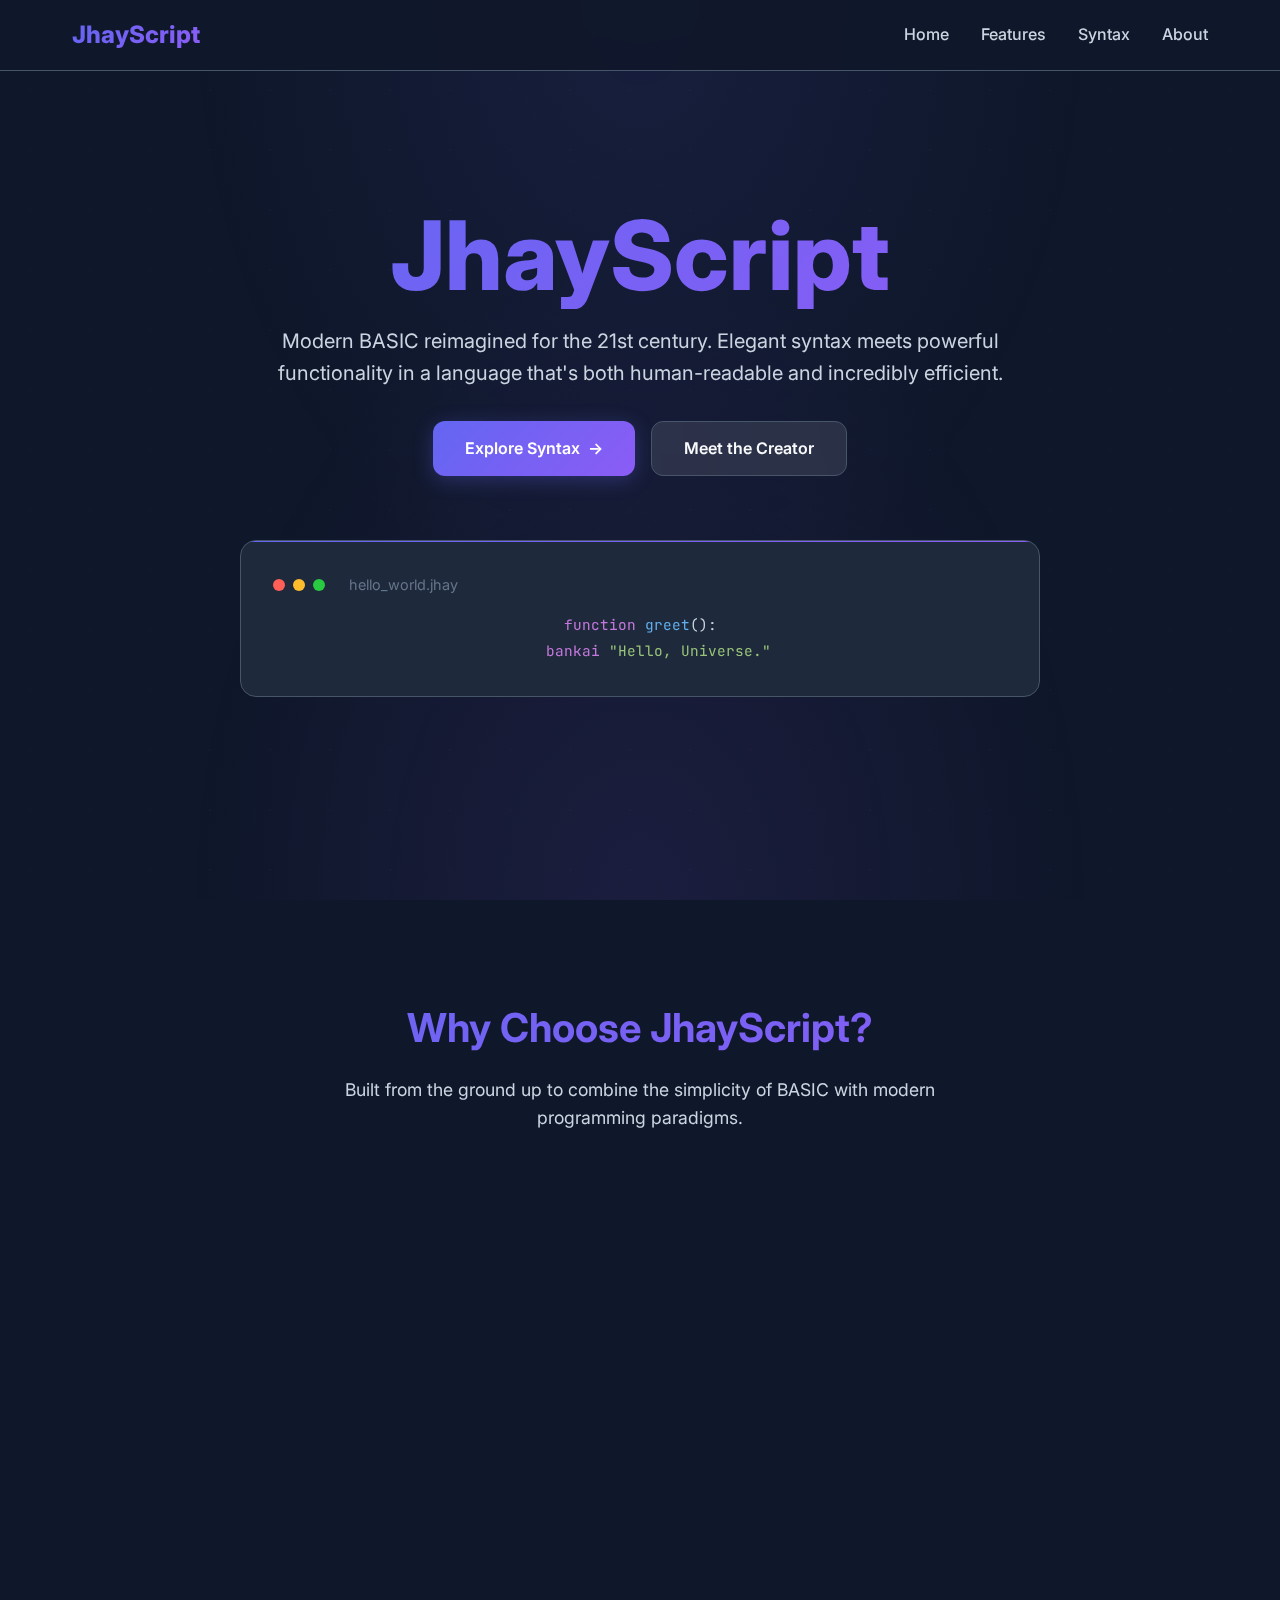
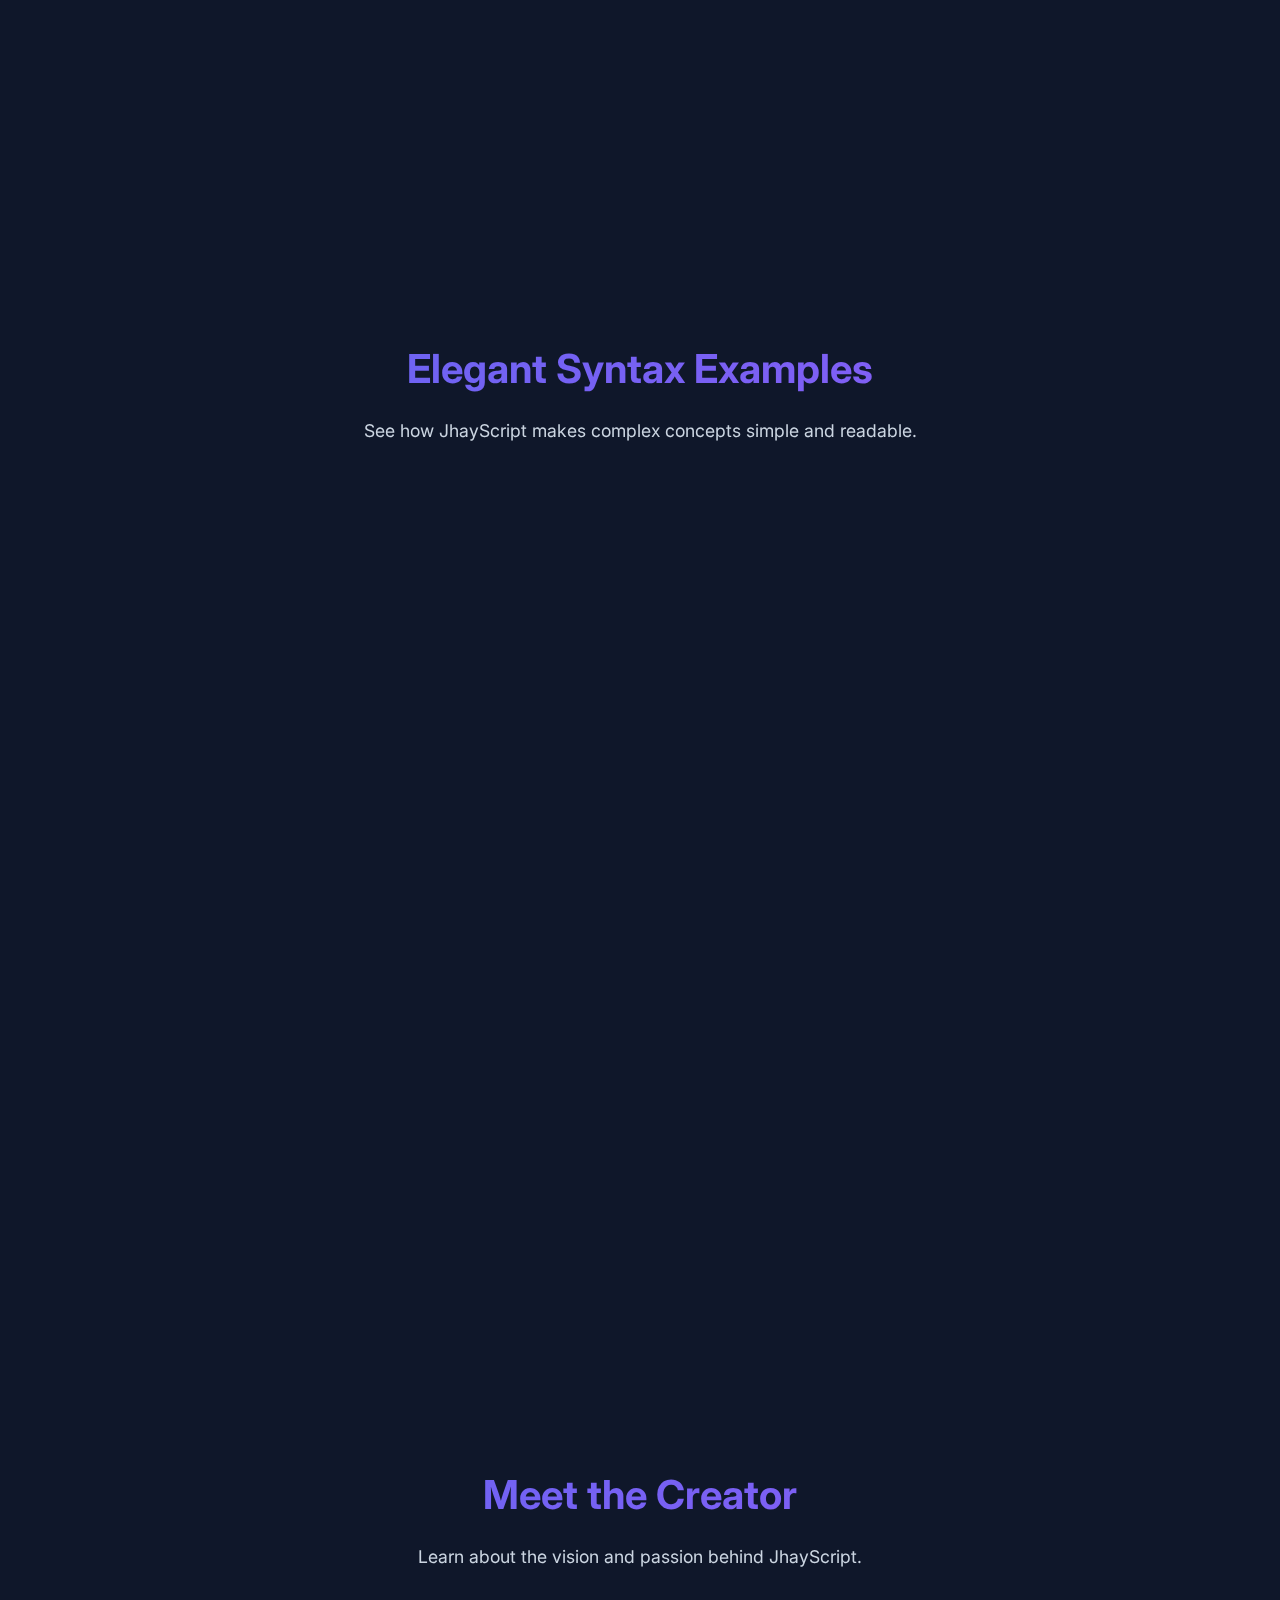
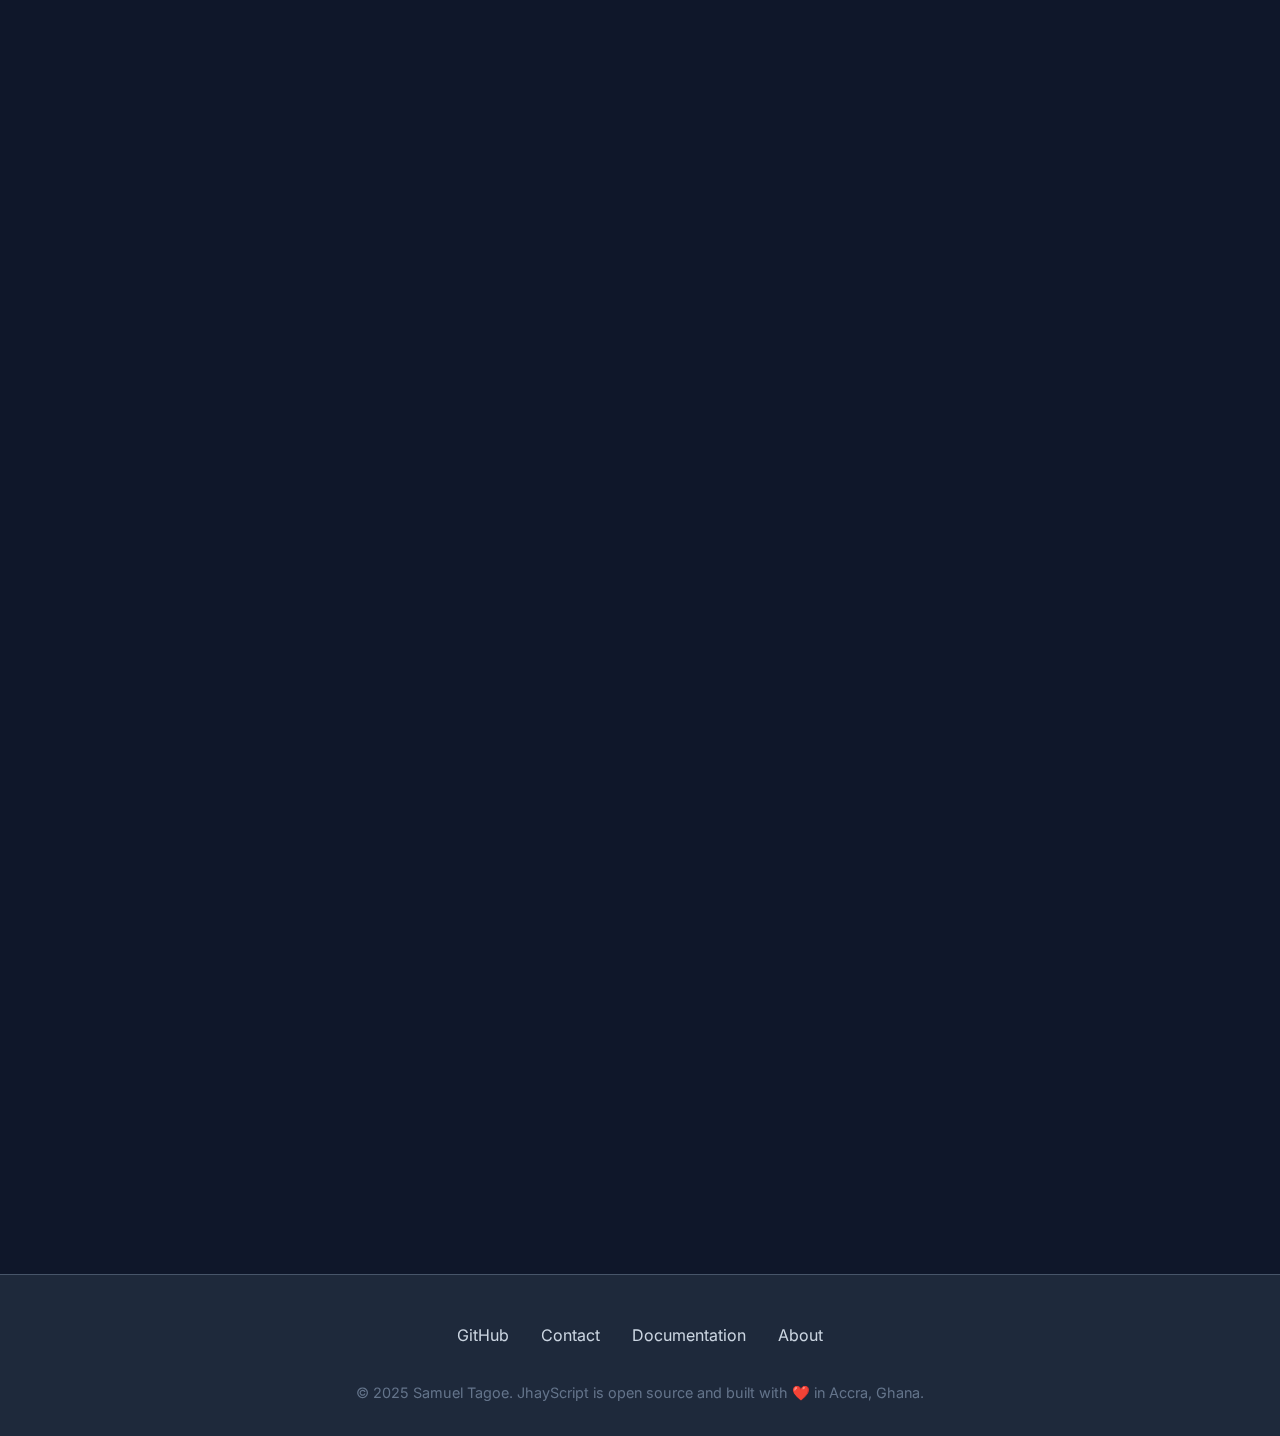
<file: website.html>
<!DOCTYPE html>
<html lang="en">
<head>
    <meta charset="UTF-8">
    <meta name="viewport" content="width=device-width, initial-scale=1.0">
    <title>JhayScript - Modern BASIC Reimagined</title>
    <style>
        @import url('https://fonts.googleapis.com/css2?family=Inter:wght@300;400;500;600;700;800&family=JetBrains+Mono:wght@300;400;500;600&display=swap');
        
        * {
            margin: 0;
            padding: 0;
            box-sizing: border-box;
        }
        
        :root {
            --primary: #6366f1;
            --primary-dark: #4f46e5;
            --secondary: #8b5cf6;
            --accent: #06b6d4;
            --text-primary: #f8fafc;
            --text-secondary: #cbd5e1;
            --text-muted: #64748b;
            --bg-primary: #0f172a;
            --bg-secondary: #1e293b;
            --bg-tertiary: #334155;
            --border: #475569;
            --gradient-1: linear-gradient(135deg, #6366f1 0%, #8b5cf6 100%);
            --gradient-2: linear-gradient(135deg, #06b6d4 0%, #3b82f6 100%);
            --gradient-3: linear-gradient(135deg, #8b5cf6 0%, #ec4899 100%);
        }
        
        body {
            font-family: 'Inter', sans-serif;
            background: var(--bg-primary);
            color: var(--text-primary);
            line-height: 1.6;
            overflow-x: hidden;
        }
        
        /* Animated background */
        .bg-animation {
            position: fixed;
            top: 0;
            left: 0;
            width: 100%;
            height: 100%;
            z-index: -1;
            background: radial-gradient(ellipse at top, rgba(99, 102, 241, 0.1) 0%, transparent 50%),
                        radial-gradient(ellipse at bottom, rgba(139, 92, 246, 0.1) 0%, transparent 50%);
        }
        
        .bg-animation::before {
            content: '';
            position: absolute;
            top: 0;
            left: 0;
            width: 100%;
            height: 100%;
            background: url("data:image/svg+xml,%3Csvg width='60' height='60' viewBox='0 0 60 60' xmlns='http://www.w3.org/2000/svg'%3E%3Cg fill='none' fill-rule='evenodd'%3E%3Cg fill='%236366f1' fill-opacity='0.05'%3E%3Ccircle cx='30' cy='30' r='1'/%3E%3C/g%3E%3C/g%3E%3C/svg%3E");
            animation: float 20s ease-in-out infinite;
        }
        
        @keyframes float {
            0%, 100% { transform: translateY(0px) rotate(0deg); }
            50% { transform: translateY(-20px) rotate(180deg); }
        }
        
        /* Navigation */
        nav {
            position: fixed;
            top: 0;
            width: 100%;
            background: rgba(15, 23, 42, 0.9);
            backdrop-filter: blur(20px);
            border-bottom: 1px solid var(--border);
            z-index: 1000;
            transition: all 0.3s ease;
        }
        
        .nav-container {
            max-width: 1200px;
            margin: 0 auto;
            padding: 1rem 2rem;
            display: flex;
            justify-content: space-between;
            align-items: center;
        }
        
        .logo {
            font-size: 1.5rem;
            font-weight: 800;
            background: var(--gradient-1);
            background-clip: text;
            -webkit-background-clip: text;
            -webkit-text-fill-color: transparent;
            cursor: pointer;
            transition: transform 0.3s ease;
        }
        
        .logo:hover {
            transform: scale(1.05);
        }
        
        .nav-links {
            display: flex;
            gap: 2rem;
            list-style: none;
        }
        
        .nav-links a {
            color: var(--text-secondary);
            text-decoration: none;
            font-weight: 500;
            transition: all 0.3s ease;
            position: relative;
        }
        
        .nav-links a::after {
            content: '';
            position: absolute;
            bottom: -5px;
            left: 0;
            width: 0;
            height: 2px;
            background: var(--gradient-1);
            transition: width 0.3s ease;
        }
        
        .nav-links a:hover {
            color: var(--text-primary);
        }
        
        .nav-links a:hover::after {
            width: 100%;
        }
        
        /* Hero Section */
        .hero {
            min-height: 100vh;
            display: flex;
            align-items: center;
            justify-content: center;
            text-align: center;
            padding: 0 2rem;
            position: relative;
        }
        
        .hero-content {
            max-width: 800px;
            animation: fadeInUp 1s ease;
        }
        
        .hero h1 {
            font-size: clamp(3rem, 8vw, 6rem);
            font-weight: 800;
            margin-bottom: 1rem;
            background: var(--gradient-1);
            background-clip: text;
            -webkit-background-clip: text;
            -webkit-text-fill-color: transparent;
            line-height: 1.1;
        }
        
        .hero p {
            font-size: 1.25rem;
            color: var(--text-secondary);
            margin-bottom: 2rem;
            line-height: 1.6;
        }
        
        .cta-buttons {
            display: flex;
            gap: 1rem;
            justify-content: center;
            flex-wrap: wrap;
        }
        
        .btn {
            padding: 0.875rem 2rem;
            border: none;
            border-radius: 12px;
            font-weight: 600;
            text-decoration: none;
            display: inline-flex;
            align-items: center;
            gap: 0.5rem;
            transition: all 0.3s ease;
            cursor: pointer;
            font-size: 1rem;
        }
        
        .btn-primary {
            background: var(--gradient-1);
            color: white;
            box-shadow: 0 4px 20px rgba(99, 102, 241, 0.3);
        }
        
        .btn-primary:hover {
            transform: translateY(-2px);
            box-shadow: 0 8px 30px rgba(99, 102, 241, 0.4);
        }
        
        .btn-secondary {
            background: rgba(255, 255, 255, 0.1);
            color: var(--text-primary);
            border: 1px solid var(--border);
            backdrop-filter: blur(20px);
        }
        
        .btn-secondary:hover {
            background: rgba(255, 255, 255, 0.2);
            transform: translateY(-2px);
        }
        
        /* Code Example */
        .code-example {
            margin-top: 4rem;
            background: var(--bg-secondary);
            border-radius: 16px;
            padding: 2rem;
            border: 1px solid var(--border);
            position: relative;
            overflow: hidden;
        }
        
        .code-example::before {
            content: '';
            position: absolute;
            top: 0;
            left: 0;
            right: 0;
            height: 1px;
            background: var(--gradient-1);
        }
        
        .code-header {
            display: flex;
            align-items: center;
            gap: 0.5rem;
            margin-bottom: 1rem;
        }
        
        .dot {
            width: 12px;
            height: 12px;
            border-radius: 50%;
        }
        
        .dot:nth-child(1) { background: #ff5f57; }
        .dot:nth-child(2) { background: #ffbd2e; }
        .dot:nth-child(3) { background: #28ca42; }
        
        .code-content {
            font-family: 'JetBrains Mono', monospace;
            font-size: 0.9rem;
            line-height: 1.8;
            color: var(--text-secondary);
        }
        
        .keyword { color: #c678dd; }
        .string { color: #98c379; }
        .number { color: #d19a66; }
        .comment { color: var(--text-muted); font-style: italic; }
        .function { color: #61afef; }
        
        /* Sections */
        .section {
            padding: 6rem 2rem;
            max-width: 1200px;
            margin: 0 auto;
        }
        
        .section h2 {
            font-size: 2.5rem;
            font-weight: 700;
            margin-bottom: 1rem;
            text-align: center;
            background: var(--gradient-1);
            background-clip: text;
            -webkit-background-clip: text;
            -webkit-text-fill-color: transparent;
        }
        
        .section p {
            text-align: center;
            color: var(--text-secondary);
            font-size: 1.1rem;
            margin-bottom: 3rem;
            max-width: 600px;
            margin-left: auto;
            margin-right: auto;
        }
        
        /* Features Grid */
        .features-grid {
            display: grid;
            grid-template-columns: repeat(auto-fit, minmax(300px, 1fr));
            gap: 2rem;
            margin-top: 3rem;
        }
        
        .feature-card {
            background: var(--bg-secondary);
            border-radius: 16px;
            padding: 2rem;
            border: 1px solid var(--border);
            transition: all 0.3s ease;
            position: relative;
            overflow: hidden;
        }
        
        .feature-card::before {
            content: '';
            position: absolute;
            top: 0;
            left: 0;
            right: 0;
            height: 3px;
            background: var(--gradient-1);
            transform: scaleX(0);
            transition: transform 0.3s ease;
        }
        
        .feature-card:hover {
            transform: translateY(-5px);
            box-shadow: 0 20px 40px rgba(0, 0, 0, 0.3);
        }
        
        .feature-card:hover::before {
            transform: scaleX(1);
        }
        
        .feature-icon {
            width: 60px;
            height: 60px;
            background: var(--gradient-1);
            border-radius: 12px;
            display: flex;
            align-items: center;
            justify-content: center;
            margin-bottom: 1rem;
            font-size: 1.5rem;
        }
        
        .feature-card h3 {
            font-size: 1.25rem;
            font-weight: 600;
            margin-bottom: 0.5rem;
            color: var(--text-primary);
        }
        
        .feature-card p {
            color: var(--text-secondary);
            margin: 0;
            text-align: left;
        }
        
        /* Code Showcase */
        .code-showcase {
            display: grid;
            grid-template-columns: repeat(auto-fit, minmax(400px, 1fr));
            gap: 2rem;
            margin-top: 3rem;
        }
        
        .code-block {
            background: var(--bg-secondary);
            border-radius: 16px;
            overflow: hidden;
            border: 1px solid var(--border);
            transition: all 0.3s ease;
        }
        
        .code-block:hover {
            transform: translateY(-5px);
            box-shadow: 0 20px 40px rgba(0, 0, 0, 0.2);
        }
        
        .code-block-header {
            background: var(--bg-tertiary);
            padding: 1rem 1.5rem;
            display: flex;
            align-items: center;
            justify-content: space-between;
        }
        
        .code-block-title {
            font-weight: 600;
            color: var(--text-primary);
        }
        
        .code-block-content {
            padding: 1.5rem;
            font-family: 'JetBrains Mono', monospace;
            font-size: 0.9rem;
            line-height: 1.6;
            color: var(--text-secondary);
        }
        
        /* About Section */
        .about-content {
            display: grid;
            grid-template-columns: 1fr 2fr;
            gap: 4rem;
            align-items: center;
            margin-top: 3rem;
        }
        
        .profile-card {
            background: var(--bg-secondary);
            border-radius: 20px;
            padding: 2rem;
            border: 1px solid var(--border);
            text-align: center;
            position: relative;
            overflow: hidden;
        }
        
        .profile-card::before {
            content: '';
            position: absolute;
            top: 0;
            left: 0;
            right: 0;
            height: 4px;
            background: var(--gradient-1);
        }
        
        .profile-image {
            width: 150px;
            height: 150px;
            border-radius: 50%;
            margin: 0 auto 1.5rem;
            overflow: hidden;
            border: 4px solid var(--primary);
            box-shadow: 0 10px 30px rgba(99, 102, 241, 0.3);
        }
        
        .profile-image img {
            width: 100%;
            height: 100%;
            object-fit: cover;
        }
        
        .profile-name {
            font-size: 1.5rem;
            font-weight: 700;
            margin-bottom: 0.5rem;
            color: var(--text-primary);
        }
        
        .profile-title {
            color: var(--primary);
            font-weight: 500;
            margin-bottom: 1rem;
        }
        
        .profile-location {
            color: var(--text-muted);
            font-size: 0.9rem;
        }
        
        .about-text {
            color: var(--text-secondary);
            line-height: 1.8;
        }
        
        .about-text h3 {
            color: var(--text-primary);
            margin-bottom: 1rem;
            font-size: 1.25rem;
        }
        
        /* Footer */
        footer {
            background: var(--bg-secondary);
            border-top: 1px solid var(--border);
            padding: 3rem 2rem 2rem;
            text-align: center;
        }
        
        .footer-content {
            max-width: 1200px;
            margin: 0 auto;
        }
        
        .footer-links {
            display: flex;
            justify-content: center;
            gap: 2rem;
            margin-bottom: 2rem;
            flex-wrap: wrap;
        }
        
        .footer-links a {
            color: var(--text-secondary);
            text-decoration: none;
            transition: color 0.3s ease;
        }
        
        .footer-links a:hover {
            color: var(--primary);
        }
        
        .copyright {
            color: var(--text-muted);
            font-size: 0.9rem;
        }
        
        /* Animations */
        @keyframes fadeInUp {
            from {
                opacity: 0;
                transform: translateY(30px);
            }
            to {
                opacity: 1;
                transform: translateY(0);
            }
        }
        
        .fade-in {
            opacity: 0;
            transform: translateY(30px);
            transition: all 0.6s ease;
        }
        
        .fade-in.visible {
            opacity: 1;
            transform: translateY(0);
        }
        
        /* Responsive */
        @media (max-width: 768px) {
            .nav-links {
                display: none;
            }
            
            .hero h1 {
                font-size: 3rem;
            }
            
            .cta-buttons {
                flex-direction: column;
                align-items: center;
            }
            
            .about-content {
                grid-template-columns: 1fr;
                text-align: center;
            }
            
            .features-grid {
                grid-template-columns: 1fr;
            }
            
            .code-showcase {
                grid-template-columns: 1fr;
            }
        }
    </style>
</head>
<body>
    <div class="bg-animation"></div>
    
    <nav>
        <div class="nav-container">
            <div class="logo">JhayScript</div>
            <ul class="nav-links">
                <li><a href="#home">Home</a></li>
                <li><a href="#features">Features</a></li>
                <li><a href="#syntax">Syntax</a></li>
                <li><a href="#about">About</a></li>
            </ul>
        </div>
    </nav>
    
    <section id="home" class="hero">
        <div class="hero-content">
            <h1>JhayScript</h1>
            <p>Modern BASIC reimagined for the 21st century. Elegant syntax meets powerful functionality in a language that's both human-readable and incredibly efficient.</p>
            
            <div class="cta-buttons">
                <a href="#syntax" class="btn btn-primary">
                    <span>Explore Syntax</span>
                    <span>→</span>
                </a>
                <a href="#about" class="btn btn-secondary">
                    <span>Meet the Creator</span>
                </a>
            </div>
            
            <div class="code-example">
                <div class="code-header">
                    <div class="dot"></div>
                    <div class="dot"></div>
                    <div class="dot"></div>
                    <span style="margin-left: 1rem; font-size: 0.9rem; color: var(--text-muted);">hello_world.jhay</span>
                </div>
                <div class="code-content">
                    <div><span class="keyword">function</span> <span class="function">greet</span>():</div>
                    <div>&nbsp;&nbsp;&nbsp;&nbsp;<span class="keyword">bankai</span> <span class="string">"Hello, Universe."</span></div>
                </div>
            </div>
        </div>
    </section>
    
    <section id="features" class="section">
        <h2>Why Choose JhayScript?</h2>
        <p>Built from the ground up to combine the simplicity of BASIC with modern programming paradigms.</p>
        
        <div class="features-grid">
            <div class="feature-card fade-in">
                <div class="feature-icon">🚀</div>
                <h3>Modern Syntax</h3>
                <p>Clean, readable code inspired by Python's elegance and Rust's safety. Every line tells a clear story.</p>
            </div>
            
            <div class="feature-card fade-in">
                <div class="feature-icon">⚡</div>
                <h3>High Performance</h3>
                <p>Optimized compilation inspired by C++ efficiency, delivering speed without sacrificing readability.</p>
            </div>
            
            <div class="feature-card fade-in">
                <div class="feature-icon">🛡️</div>
                <h3>Memory Safety</h3>
                <p>Built-in memory management and type safety features prevent common programming errors.</p>
            </div>
            
            <div class="feature-card fade-in">
                <div class="feature-icon">🎯</div>
                <h3>Developer Friendly</h3>
                <p>Intuitive syntax that's easy to learn for beginners yet powerful enough for complex applications.</p>
            </div>
            
            <div class="feature-card fade-in">
                <div class="feature-icon">🔧</div>
                <h3>Versatile</h3>
                <p>Perfect for web development, systems programming, and everything in between.</p>
            </div>
            
            <div class="feature-card fade-in">
                <div class="feature-icon">📚</div>
                <h3>BASIC Heritage</h3>
                <p>Maintains the approachable nature of BASIC while embracing modern programming concepts.</p>
            </div>
        </div>
    </section>
    
    <section id="syntax" class="section">
        <h2>Elegant Syntax Examples</h2>
        <p>See how JhayScript makes complex concepts simple and readable.</p>
        
        <div class="code-showcase">
            <div class="code-block fade-in">
                <div class="code-block-header">
                    <span class="code-block-title">Variables & Types</span>
                </div>
                <div class="code-block-content">
                    <div><span class="comment">// Strong typing with inference</span></div>
                    <div><span class="keyword">initiate</span> string_example = <span class="string">"Hello, Universe"</span></div>
                    <div><span class="keyword">initiate</span> int_example = <span class="number">11</span></div>
                    <div><span class="keyword">initiate</span> float_example = <span class="number">2.0</span></div>
                    <div><span class="keyword">initiate</span> list_example = [<span class="string">"Web Dev"</span>, <span class="string">"Systems"</span>]</div>
                    <br>
                    <div><span class="comment">// Immutable by default</span></div>
                    <div><span class="keyword">initiate</span> PI = <span class="number">3.14159</span></div>
                    <div><span class="keyword">initiate</span> counter = <span class="number">0</span></div>
                </div>
            </div>
            
            <div class="code-block fade-in">
                <div class="code-block-header">
                    <span class="code-block-title">Functions & Control Flow</span>
                </div>
                <div class="code-block-content">
                    <div><span class="keyword">function</span> <span class="function">fibonacci</span>(n: <span class="keyword">int</span>) -> <span class="keyword">int</span> {</div>
                    <div>&nbsp;&nbsp;&nbsp;&nbsp;<span class="keyword">if</span> n <= <span class="number">1</span> {</div>
                    <div>&nbsp;&nbsp;&nbsp;&nbsp;&nbsp;&nbsp;&nbsp;&nbsp;<span class="keyword">return</span> n</div>
                    <div>&nbsp;&nbsp;&nbsp;&nbsp;}</div>
                    <div>&nbsp;&nbsp;&nbsp;&nbsp;<span class="keyword">return</span> <span class="function">fibonacci</span>(n-<span class="number">1</span>) + <span class="function">fibonacci</span>(n-<span class="number">2</span>)</div>
                    <div>}</div>
                    <br>
                    <div><span class="keyword">for</span> i <span class="keyword">in</span> <span class="number">0</span>..<span class="number">10</span> {</div>
                    <div>&nbsp;&nbsp;&nbsp;&nbsp;<span class="function">print</span>(<span class="function">fibonacci</span>(i))</div>
                    <div>}</div>
                </div>
            </div>
            
            <div class="code-block fade-in">
                <div class="code-block-header">
                    <span class="code-block-title">Object-Oriented Programming</span>
                </div>
                <div class="code-block-content">
                    <div><span class="keyword">class</span> <span class="function">Developer</span> {</div>
                    <div>&nbsp;&nbsp;&nbsp;&nbsp;<span class="keyword">private</span> name: <span class="keyword">string</span></div>
                    <div>&nbsp;&nbsp;&nbsp;&nbsp;<span class="keyword">private</span> languages: [<span class="keyword">string</span>]</div>
                    <br>
                    <div>&nbsp;&nbsp;&nbsp;&nbsp;<span class="keyword">constructor</span>(name: <span class="keyword">string</span>) {</div>
                    <div>&nbsp;&nbsp;&nbsp;&nbsp;&nbsp;&nbsp;&nbsp;&nbsp;<span class="keyword">self</span>.name = name</div>
                    <div>&nbsp;&nbsp;&nbsp;&nbsp;&nbsp;&nbsp;&nbsp;&nbsp;<span class="keyword">self</span>.languages = []</div>
                    <div>&nbsp;&nbsp;&nbsp;&nbsp;}</div>
                    <br>
                    <div>&nbsp;&nbsp;&nbsp;&nbsp;<span class="keyword">method</span> <span class="function">learn</span>(lang: <span class="keyword">string</span>) {</div>
                    <div>&nbsp;&nbsp;&nbsp;&nbsp;&nbsp;&nbsp;&nbsp;&nbsp;<span class="keyword">self</span>.languages.<span class="function">push</span>(lang)</div>
                    <div>&nbsp;&nbsp;&nbsp;&nbsp;}</div>
                    <div>}</div>
                </div>
            </div>
            
            <div class="code-block fade-in">
                <div class="code-block-header">
                    <span class="code-block-title">Error Handling & Async</span>
                </div>
                <div class="code-block-content">
                    <div><span class="comment">// Safe error handling</span></div>
                    <div><span class="keyword">function</span> <span class="function">divide</span>(a, b) -> <span class="keyword">Result</span>&lt;<span class="keyword">float</span>, <span class="keyword">string</span>&gt; {</div>
                    <div>&nbsp;&nbsp;&nbsp;&nbsp;<span class="keyword">if</span> b == <span class="number">0</span> {</div>
                    <div>&nbsp;&nbsp;&nbsp;&nbsp;&nbsp;&nbsp;&nbsp;&nbsp;<span class="keyword">return</span> <span class="function">Error</span>(<span class="string">"Division by zero"</span>)</div>
                    <div>&nbsp;&nbsp;&nbsp;&nbsp;}</div>
                    <div>&nbsp;&nbsp;&nbsp;&nbsp;<span class="keyword">return</span> <span class="function">Ok</span>(a / b)</div>
                    <div>}</div>
                    <br>
                    <div><span class="comment">// Async/await support</span></div>
                    <div><span class="keyword">async function</span> <span class="function">fetchData</span>() {</div>
                    <div>&nbsp;&nbsp;&nbsp;&nbsp;<span class="keyword">let</span> response = <span class="keyword">await</span> <span class="function">http.get</span>(<span class="string">"/api/data"</span>)</div>
                    <div>&nbsp;&nbsp;&nbsp;&nbsp;<span class="keyword">return</span> response.<span class="function">json</span>()</div>
                    <div>}</div>
                </div>
            </div>
        </div>
    </section>
    
    <section id="about" class="section">
        <h2>Meet the Creator</h2>
        <p>Learn about the vision and passion behind JhayScript.</p>
        
        <div class="about-content">
            <div class="profile-card fade-in">
                <div class="profile-image">
                    <img src="me.jpg" alt="Samuel Tagoe">
                </div>
                <div class="profile-name">Samuel Tagoe</div>
                <div class="profile-title">Creator of JhayScript</div>
                <div class="profile-location">📍 Accra, Ghana</div>
            </div>
            
            <div class="about-text fade-in">
                <h3>The Vision Behind JhayScript</h3>
                <p>
                    As a 21-year-old Computer Science major and passionate backend engineer, I've always been fascinated by the power of programming languages to shape how we think about problems. My journey with JhayScript began with a simple observation: BASIC was revolutionary for making programming accessible, but it hadn't evolved with modern paradigms.
                </p>
                
                <h3>Why Create Another Language?</h3>
                <p>
                    Working primarily in web development and systems programming, I found myself constantly switching between different mental models. Python's elegance, Rust's safety, JavaScript's flexibility, and C++'s performance - each brought something valuable to the table. JhayScript is my attempt to synthesize these strengths into a single, coherent language that maintains BASIC's approachable nature.
                </p>
                
                <h3>The Ghana Connection</h3>
                <p>
                    Developing JhayScript from Accra has given me a unique perspective on what programming languages need in emerging tech ecosystems. We need tools that are powerful enough for complex systems but accessible enough for the next generation of African developers. JhayScript embodies this philosophy - sophisticated under the hood, but welcoming at first glance.
                </p>
                
                <h3>What's Next?</h3>
                <p>
                    JhayScript is more than just a programming language - it's a bridge between the foundational simplicity that made programming accessible and the sophisticated tools modern developers need. As I continue building and refining JhayScript, my goal is to create a language that empowers developers across Africa and beyond to build the next generation of software with confidence and clarity.
                </p>
            </div>
        </div>
    </section>
    
    <footer>
        <div class="footer-content">
            <div class="footer-links">
                <a href="https://github.com/samueltagoe/jhayscript">GitHub</a>
                <a href="mailto:samuel.tagoe@example.com">Contact</a>
                <a href="#syntax">Documentation</a>
                <a href="#about">About</a>
            </div>
            <div class="copyright">
                <p>&copy; 2025 Samuel Tagoe. JhayScript is open source and built with ❤️ in Accra, Ghana.</p>
            </div>
        </div>
    </footer>
    
    <script>
        // Smooth scrolling for navigation links
        document.querySelectorAll('a[href^="#"]').forEach(anchor => {
            anchor.addEventListener('click', function (e) {
                e.preventDefault();
                const target = document.querySelector(this.getAttribute('href'));
                if (target) {
                    target.scrollIntoView({
                        behavior: 'smooth',
                        block: 'start'
                    });
                }
            });
        });
        
        // Intersection Observer for fade-in animations
        const observerOptions = {
            threshold: 0.1,
            rootMargin: '0px 0px -50px 0px'
        };
        
        const observer = new IntersectionObserver((entries) => {
            entries.forEach(entry => {
                if (entry.isIntersecting) {
                    entry.target.classList.add('visible');
                }
            });
        }, observerOptions);
        
        // Observe all elements with fade-in class
        document.querySelectorAll('.fade-in').forEach(el => {
            observer.observe(el);
        });
        
        // Dynamic navbar background on scroll
        let lastScrollTop = 0;
        const navbar = document.querySelector('nav');
        
        window.addEventListener('scroll', () => {
            const scrollTop = window.pageYOffset || document.documentElement.scrollTop;
            
            if (scrollTop > 100) {
                navbar.style.background = 'rgba(15, 23, 42, 0.95)';
                navbar.style.backdropFilter = 'blur(20px)';
            } else {
                navbar.style.background = 'rgba(15, 23, 42, 0.9)';
                navbar.style.backdropFilter = 'blur(20px)';
            }
            
            // Hide/show navbar on scroll
            if (scrollTop > lastScrollTop && scrollTop > 200) {
                navbar.style.transform = 'translateY(-100%)';
            } else {
                navbar.style.transform = 'translateY(0)';
            }
            
            lastScrollTop = scrollTop;
        });
        
        // Code block syntax highlighting animation
        const codeBlocks = document.querySelectorAll('.code-content, .code-block-content');
        
        codeBlocks.forEach(block => {
            const lines = block.querySelectorAll('div');
            lines.forEach((line, index) => {
                line.style.opacity = '0';
                line.style.transform = 'translateX(-20px)';
                line.style.transition = `all 0.3s ease ${index * 0.1}s`;
            });
        });
        
        // Animate code blocks when they come into view
        const codeObserver = new IntersectionObserver((entries) => {
            entries.forEach(entry => {
                if (entry.isIntersecting) {
                    const lines = entry.target.querySelectorAll('div');
                    lines.forEach(line => {
                        line.style.opacity = '1';
                        line.style.transform = 'translateX(0)';
                    });
                }
            });
        }, { threshold: 0.3 });
        
        codeBlocks.forEach(block => {
            codeObserver.observe(block);
        });
        
        // Interactive logo
        const logo = document.querySelector('.logo');
        logo.addEventListener('click', () => {
            document.querySelector('#home').scrollIntoView({
                behavior: 'smooth'
            });
        });
        
        // Typing animation for hero code example
        const codeExample = document.querySelector('.code-example .code-content');
        const originalContent = codeExample.innerHTML;
        
        function typeWriterEffect() {
            codeExample.innerHTML = '';
            let index = 0;
            const content = originalContent;
            
            function addChar() {
                if (index < content.length) {
                    codeExample.innerHTML = content.slice(0, index + 1);
                    index++;
                    setTimeout(addChar, 20);
                }
            }
            
            setTimeout(addChar, 1000);
        }
        
        // Trigger typing animation after page load
        window.addEventListener('load', () => {
            setTimeout(typeWriterEffect, 2000);
        });
        
        // Feature card hover effects
        const featureCards = document.querySelectorAll('.feature-card');
        
        featureCards.forEach(card => {
            card.addEventListener('mouseenter', () => {
                card.style.transform = 'translateY(-10px) scale(1.02)';
            });
            
            card.addEventListener('mouseleave', () => {
                card.style.transform = 'translateY(0) scale(1)';
            });
        });
        
        // Parallax effect for background
        window.addEventListener('scroll', () => {
            const scrolled = window.pageYOffset;
            const rate = scrolled * -0.5;
            const bgAnimation = document.querySelector('.bg-animation');
            bgAnimation.style.transform = `translateY(${rate}px)`;
        });
        
        // Mobile menu toggle (for future enhancement)
        const createMobileMenu = () => {
            const navContainer = document.querySelector('.nav-container');
            const navLinks = document.querySelector('.nav-links');
            
            if (window.innerWidth <= 768) {
                const menuButton = document.createElement('button');
                menuButton.innerHTML = '☰';
                menuButton.style.cssText = `
                    background: none;
                    border: none;
                    color: var(--text-primary);
                    font-size: 1.5rem;
                    cursor: pointer;
                    display: block;
                `;
                
                if (!document.querySelector('.mobile-menu-btn')) {
                    menuButton.classList.add('mobile-menu-btn');
                    navContainer.appendChild(menuButton);
                }
            }
        };
        
        window.addEventListener('resize', createMobileMenu);
        createMobileMenu();
        
        // Add floating particles effect
        function createParticle() {
            const particle = document.createElement('div');
            particle.style.cssText = `
                position: fixed;
                width: 4px;
                height: 4px;
                background: rgba(99, 102, 241, 0.3);
                border-radius: 50%;
                pointer-events: none;
                z-index: -1;
                left: ${Math.random() * 100}vw;
                top: 100vh;
                animation: floatUp ${5 + Math.random() * 5}s linear forwards;
            `;
            
            document.body.appendChild(particle);
            
            setTimeout(() => {
                particle.remove();
            }, 10000);
        }
        
        // Add CSS for particle animation
        const style = document.createElement('style');
        style.textContent = `
            @keyframes floatUp {
                to {
                    transform: translateY(-100vh) rotate(360deg);
                    opacity: 0;
                }
            }
        `;
        document.head.appendChild(style);
        
        // Create particles periodically
        setInterval(createParticle, 2000);
        
        // Easter egg - Konami code
        let konamiCode = [];
        const konamiSequence = [
            'ArrowUp', 'ArrowUp', 'ArrowDown', 'ArrowDown',
            'ArrowLeft', 'ArrowRight', 'ArrowLeft', 'ArrowRight',
            'KeyB', 'KeyA'
        ];
        
        document.addEventListener('keydown', (e) => {
            konamiCode.push(e.code);
            konamiCode = konamiCode.slice(-10);
            
            if (konamiCode.join('') === konamiSequence.join('')) {
                // Easter egg: Show special message
                const message = document.createElement('div');
                message.innerHTML = '🎉 You found the easter egg! JhayScript loves retro gamers! 🎮';
                message.style.cssText = `
                    position: fixed;
                    top: 50%;
                    left: 50%;
                    transform: translate(-50%, -50%);
                    background: var(--gradient-1);
                    color: white;
                    padding: 2rem;
                    border-radius: 16px;
                    z-index: 10000;
                    font-size: 1.2rem;
                    text-align: center;
                    box-shadow: 0 20px 40px rgba(0, 0, 0, 0.3);
                `;
                
                document.body.appendChild(message);
                
                setTimeout(() => {
                    message.remove();
                }, 3000);
                
                konamiCode = [];
            }
        });
    </script>
</body>
</html>
</file>
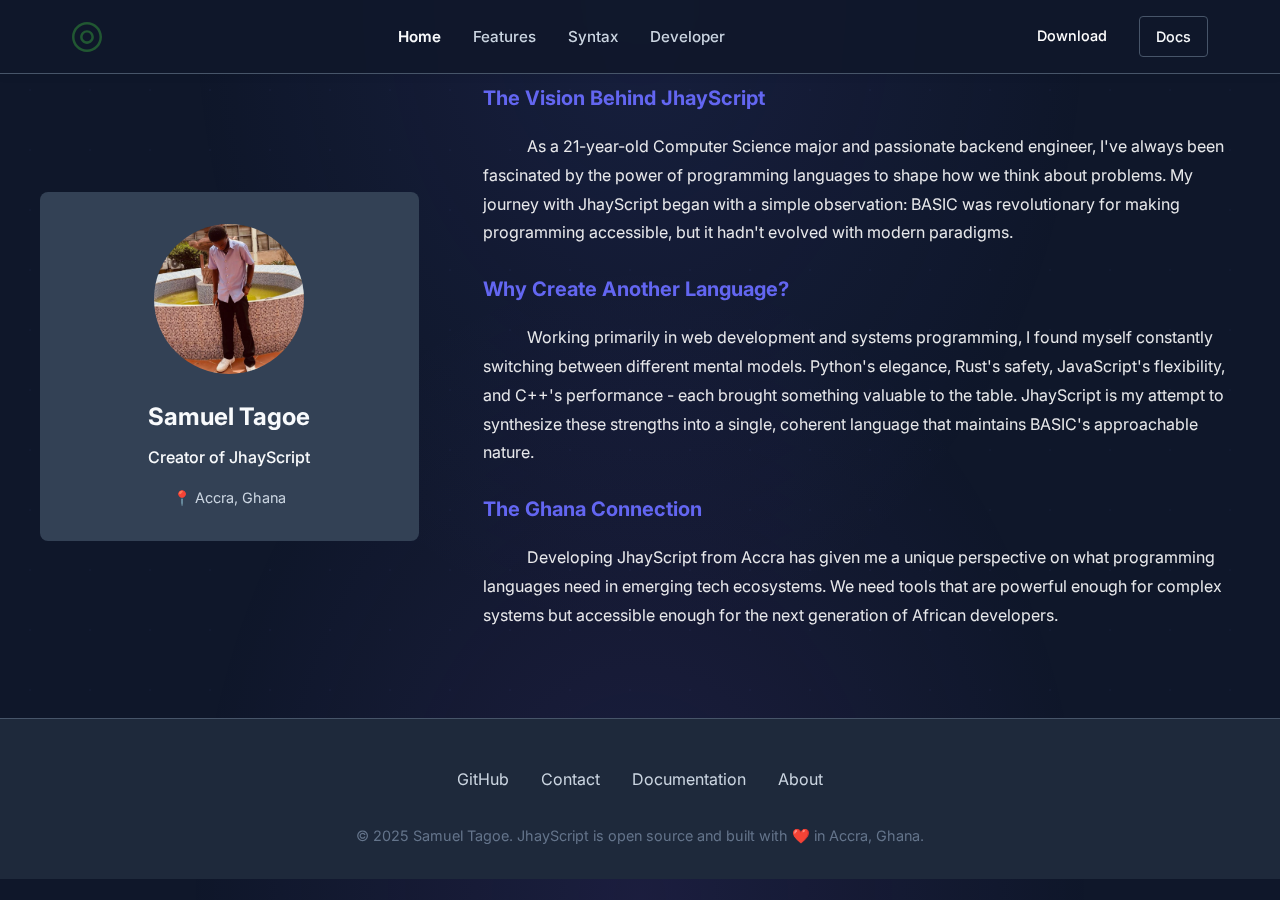
<file: views/dev.html>
<!DOCTYPE html>
<html lang="en">
<head>
    <meta charset="UTF-8">
    <meta name="viewport" content="width=device-width, initial-scale=1.0">
    <title>JhayScript - Modern BASIC Reimagined</title>
    <link rel="stylesheet" href="/css/styles.css">
</head>
<body>
    <div class="bg-animation"></div>
    
    <nav>
        <div class="nav-container">
            <div class="logo">
                <img src="[data-uri]" alt="JhayScript Logo">
            </div>
            <ul class="nav-links">
                <li><a href="/index.html" class="active">Home</a></li>
                <li><a href="/index.html#features">Features</a></li>
                <li><a href="/index.html#syntax">Syntax</a></li>
                <li><a href="/views/dev.html">Developer</a></li>
            </ul>
            <div class="nav-actions">
                <a href="#download" class="nav-btn nav-btn-primary">Download</a>
                <a href="/views/docs.html" class="nav-btn nav-btn-secondary">Docs</a>
            </div>
        </div>
    </nav>
    
    <section style="margin-top: 1rem;" id="about" class="about-section">
        <div class="about-container">
            <div class="profile-card">
                <div class="profile-image">
                    <img src="/images/me.jpg" alt="Samuel Tagoe">
                </div>
                <div class="profile-name">Samuel Tagoe</div>
                <div class="profile-title">Creator of JhayScript</div>
                <div class="profile-location">📍 Accra, Ghana</div>
            </div>
            
            <div class="about-text">
                <h3 style="color: #6366f1;">The Vision Behind JhayScript</h3>
                <p>
                  &nbsp;&nbsp;&nbsp;&nbsp;&nbsp;&nbsp;&nbsp;&nbsp;&nbsp;&nbsp;
                  As a 21-year-old Computer Science major and passionate backend engineer, 
                  I've always been fascinated by the power of programming languages to shape how we think about problems. 
                  My journey with JhayScript began with a simple observation: BASIC was revolutionary for making programming accessible, 
                  but it hadn't evolved with modern paradigms.
                </p>
                
                <h3 style="color: #6366f1;">Why Create Another Language?</h3>
                <p>
                  &nbsp;&nbsp;&nbsp;&nbsp;&nbsp;&nbsp;&nbsp;&nbsp;&nbsp;&nbsp;
                  Working primarily in web development and systems programming, 
                  I found myself constantly switching between different mental models. 
                  Python's elegance, Rust's safety, JavaScript's flexibility, and C++'s 
                  performance - each brought something valuable to the table. 
                  JhayScript is my attempt to synthesize these strengths into a single, 
                  coherent language that maintains BASIC's approachable nature.
                </p>
                
                <h3 style="color: #6366f1;">The Ghana Connection</h3>
                <p>
                  &nbsp;&nbsp;&nbsp;&nbsp;&nbsp;&nbsp;&nbsp;&nbsp;&nbsp;&nbsp;
                  Developing JhayScript from Accra has given me a unique perspective on 
                  what programming languages need in emerging tech ecosystems. We need 
                  tools that are powerful enough for complex systems but accessible 
                  enough for the next generation of African developers.
                </p>
            </div>
        </div>
    </section>
    
    
    <footer>
        <div class="footer-content">
            <div class="footer-links">
                <a href="https://github.com/samueltagoe/jhayscript">GitHub</a>
                <a href="mailto:samuel.tagoe@example.com">Contact</a>
                <a href="#syntax">Documentation</a>
                <a href="#about">About</a>
            </div>
            <div class="copyright">
                <p>&copy; 2025 Samuel Tagoe. JhayScript is open source and built with ❤️ in Accra, Ghana.</p>
            </div>
        </div>
    </footer>
    
    <script src="/js/script.js"></script>
</body>
</html>
</file>
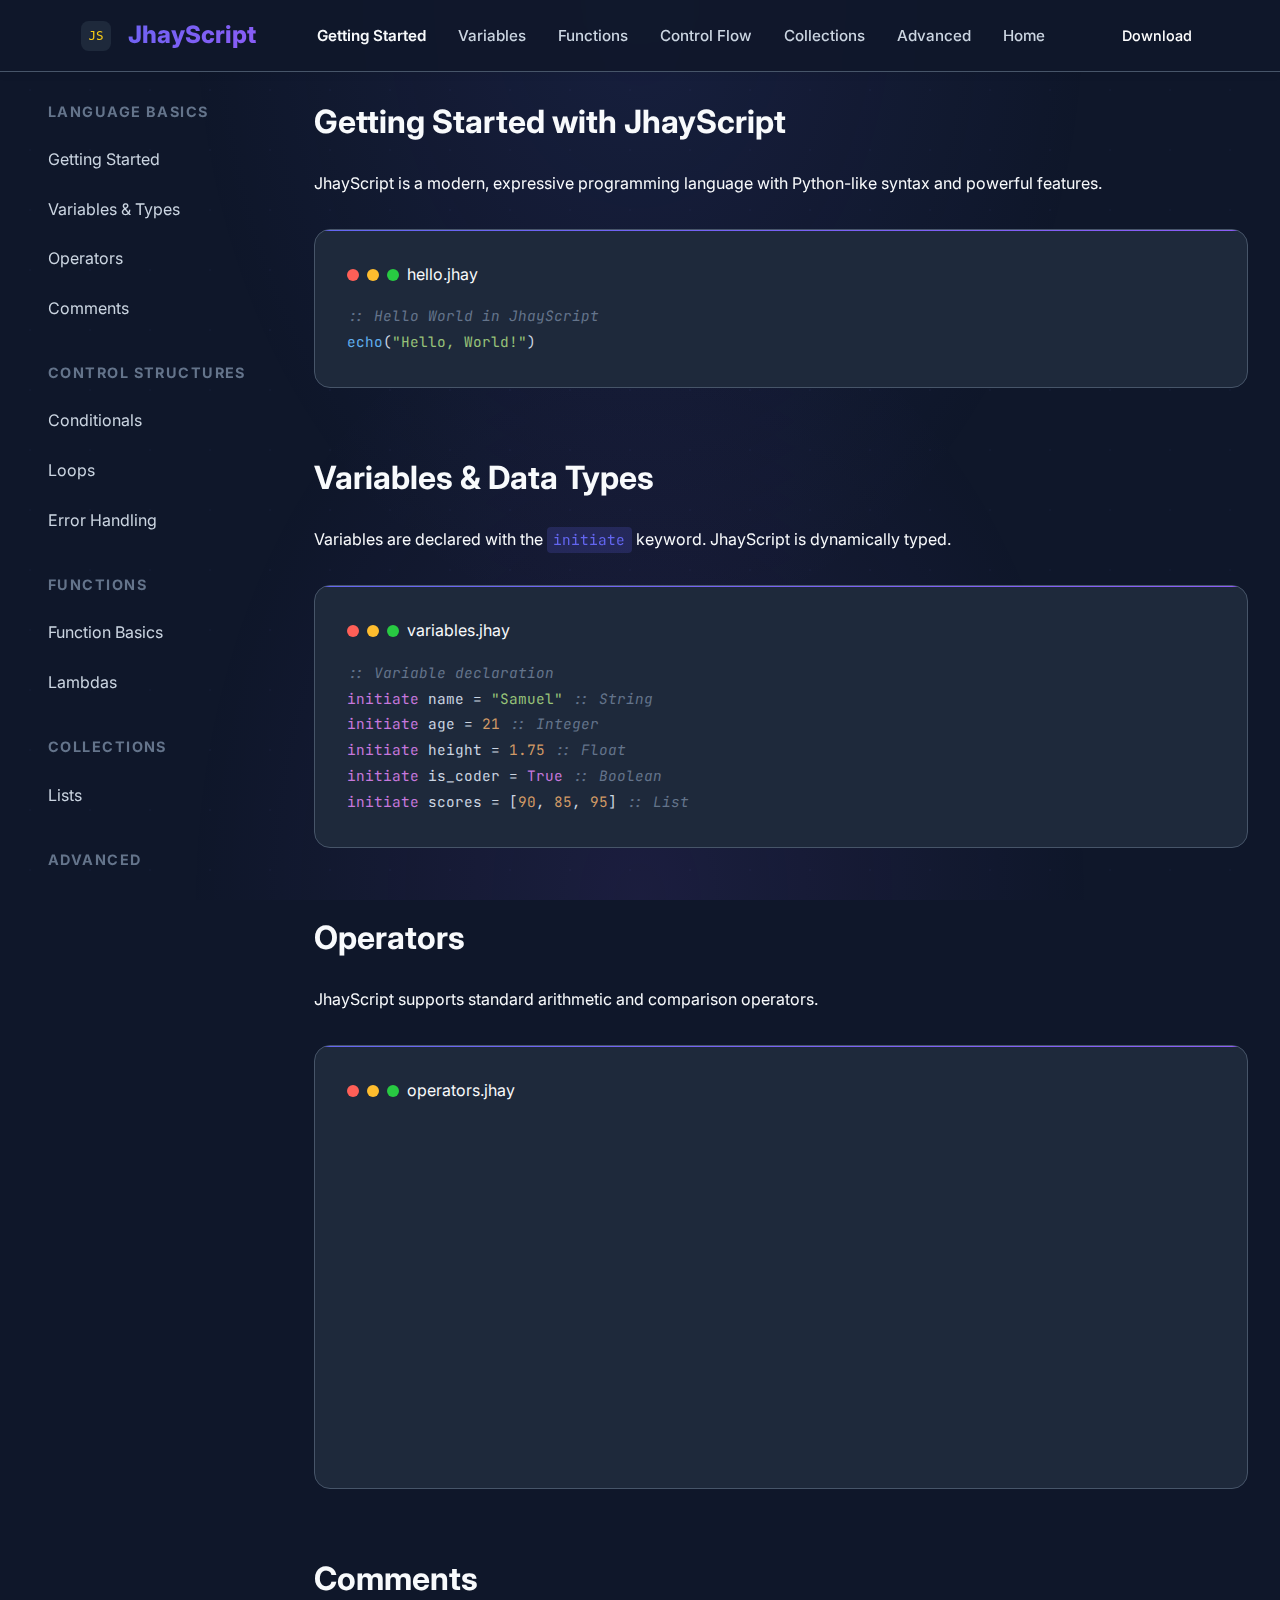
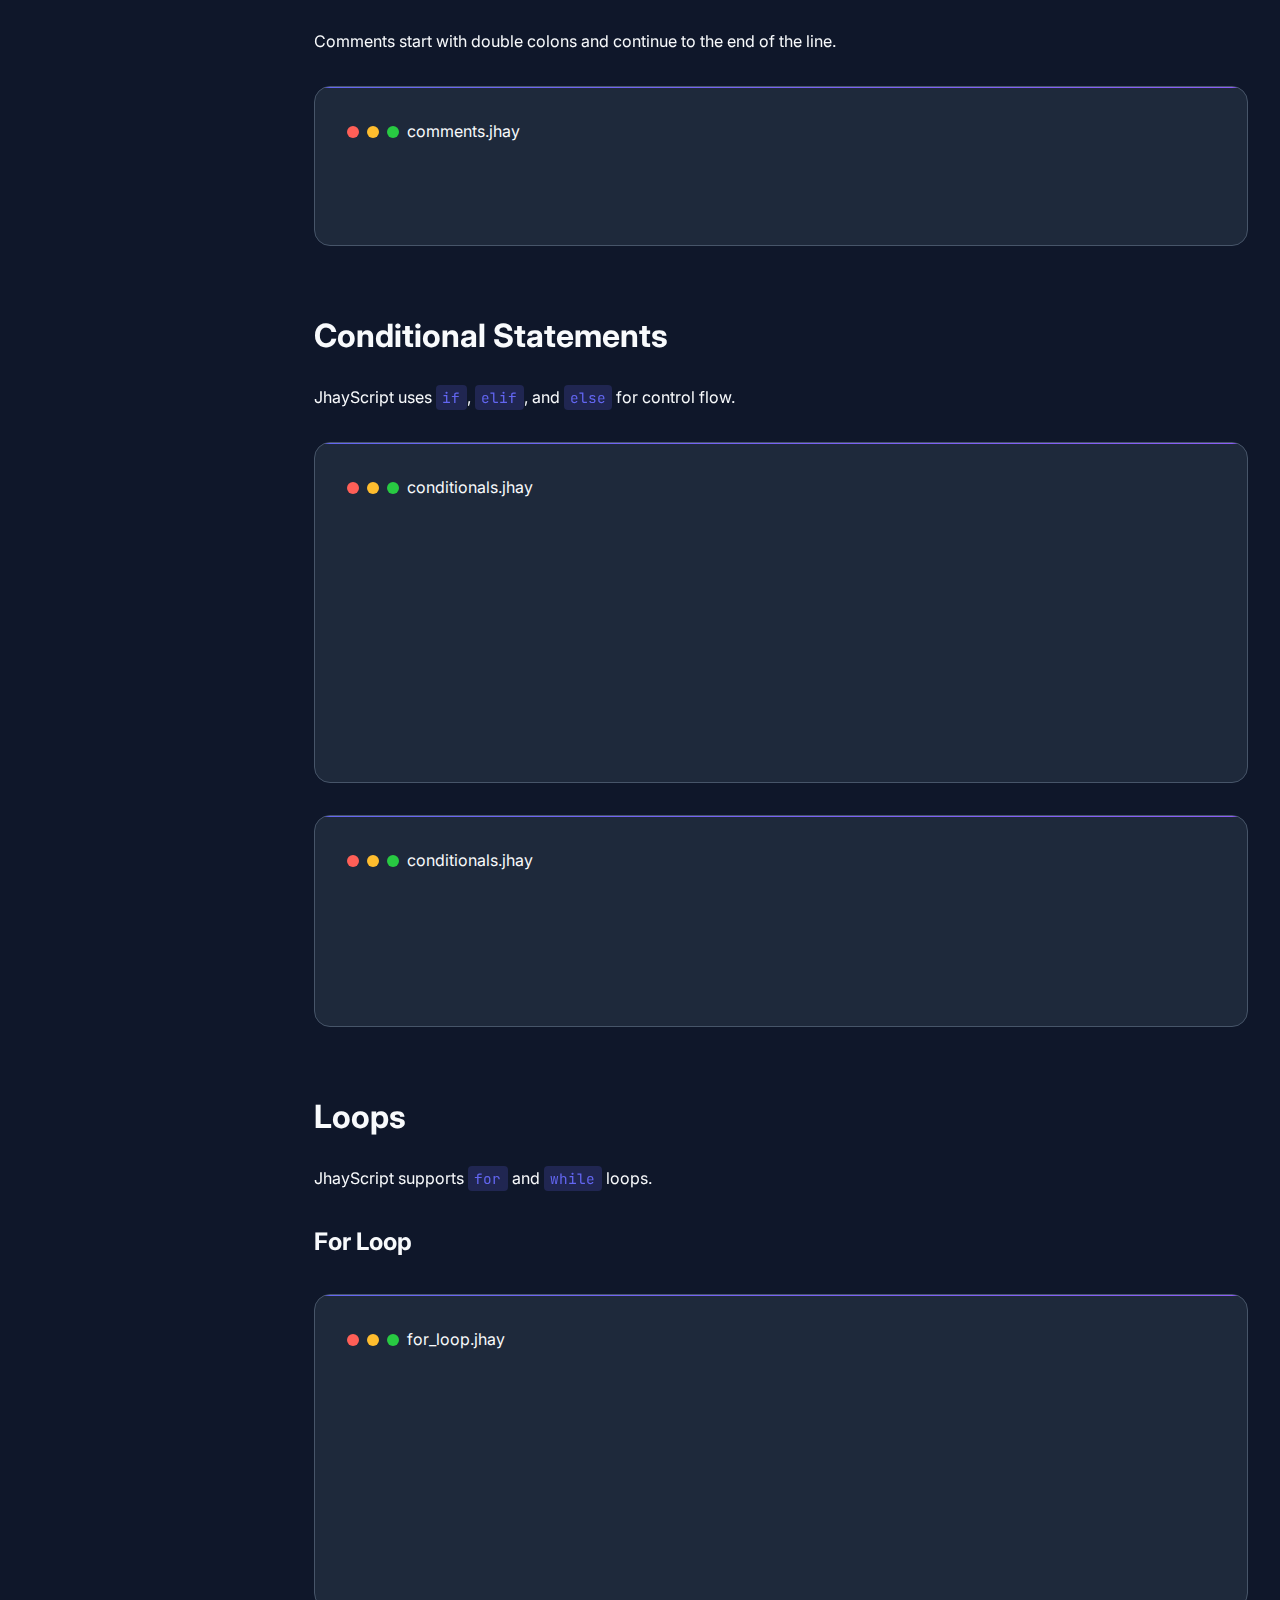
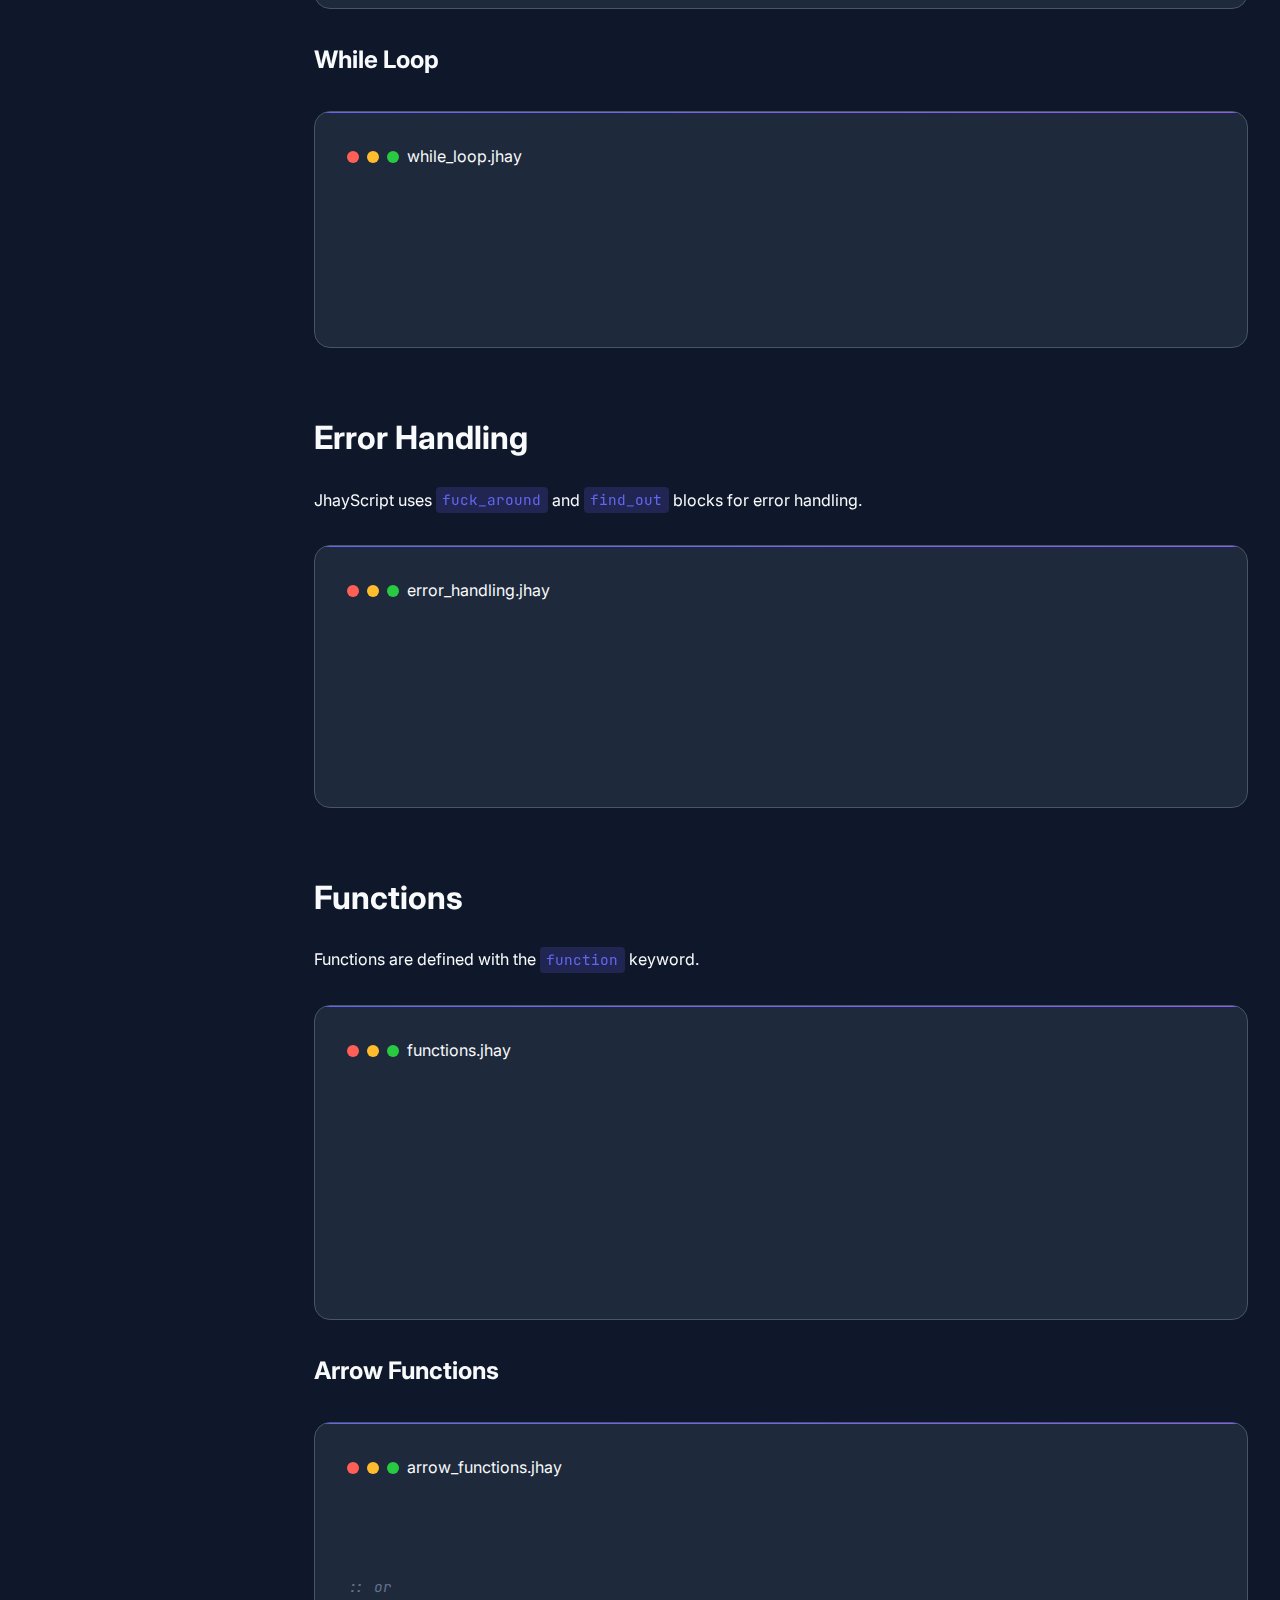
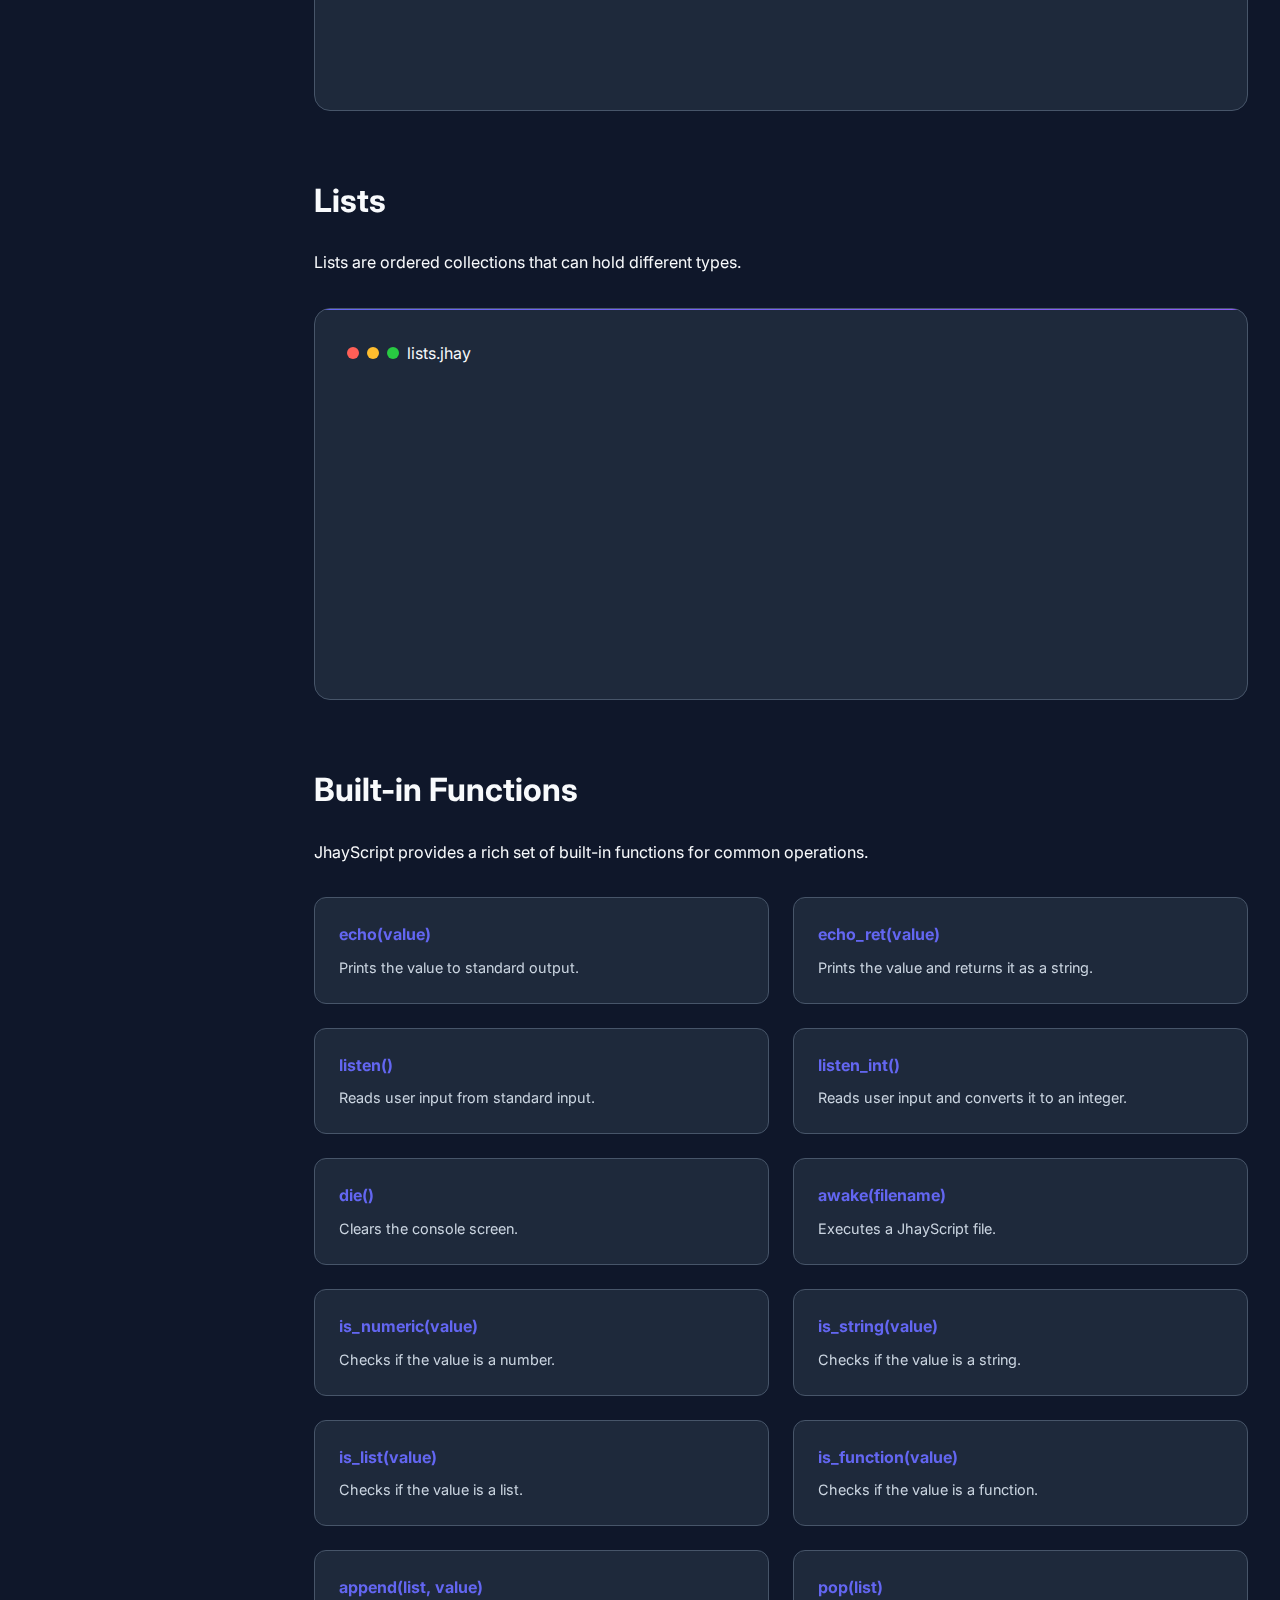
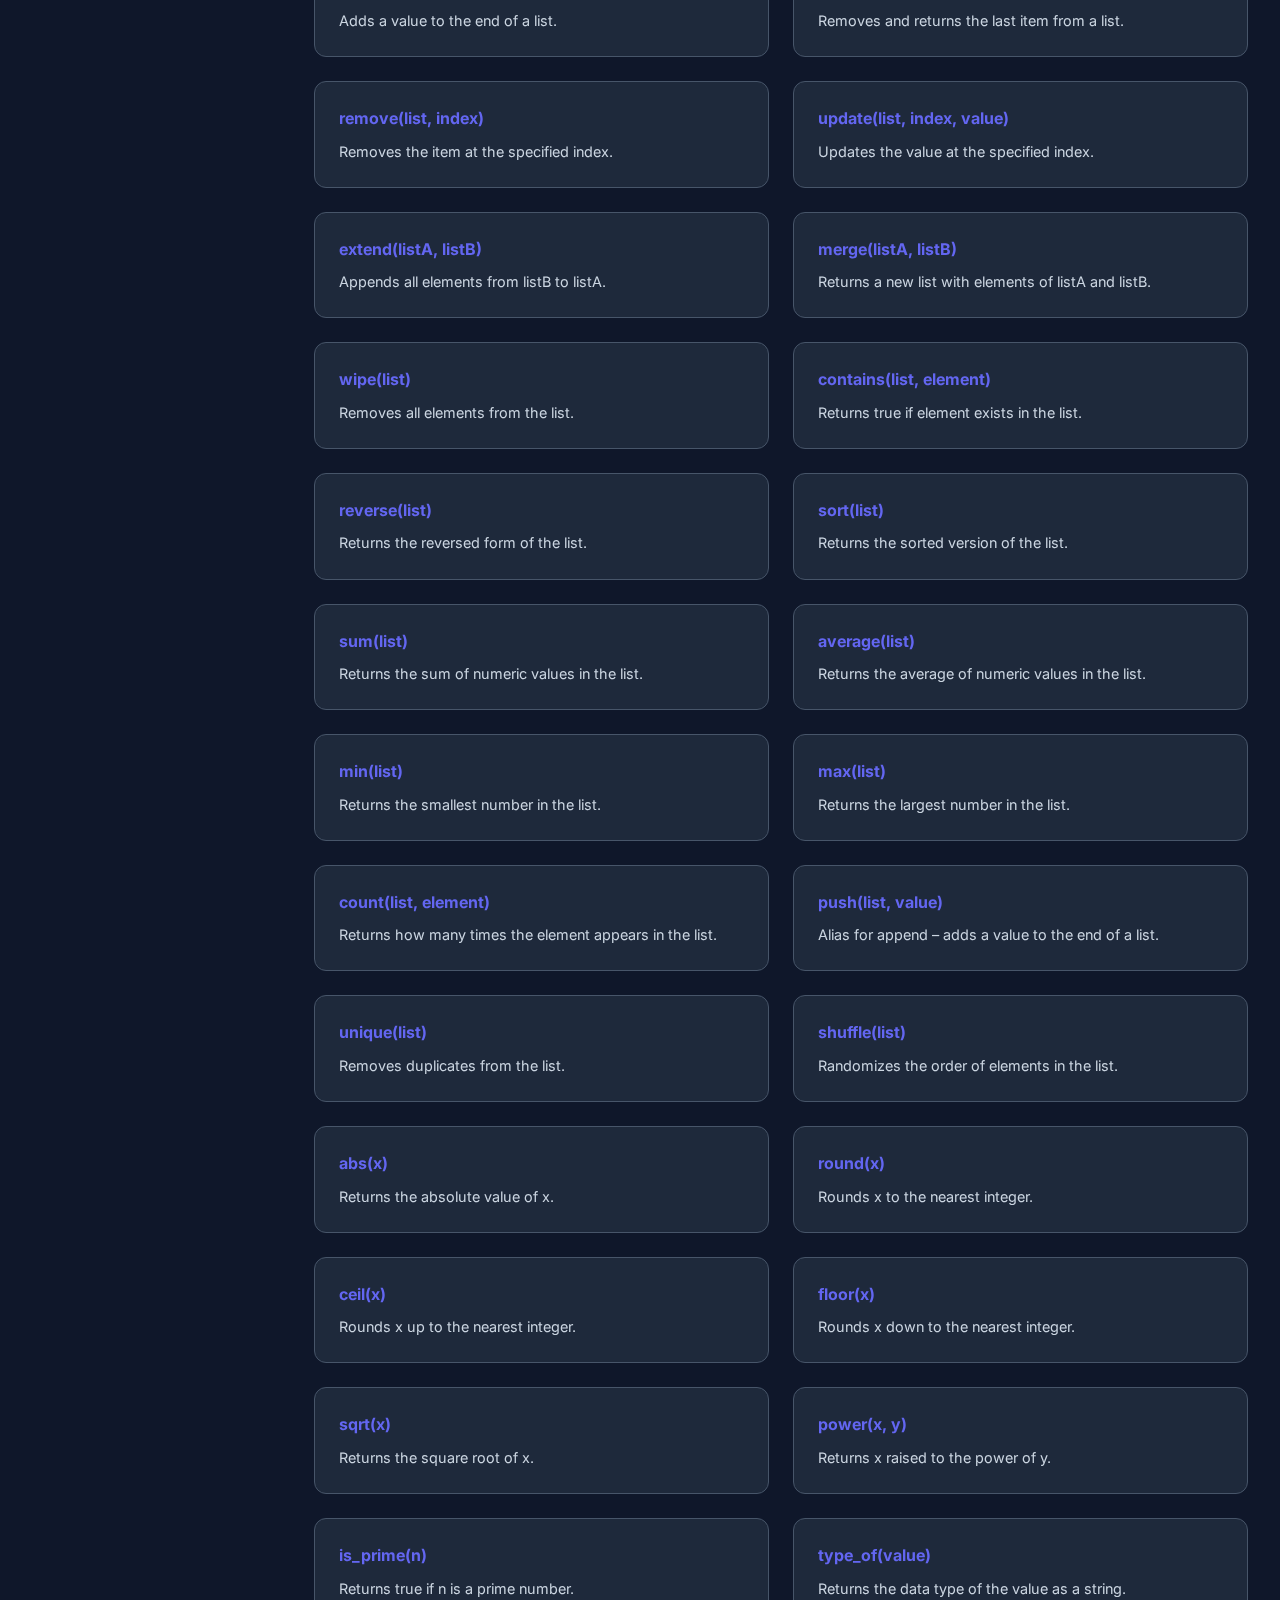
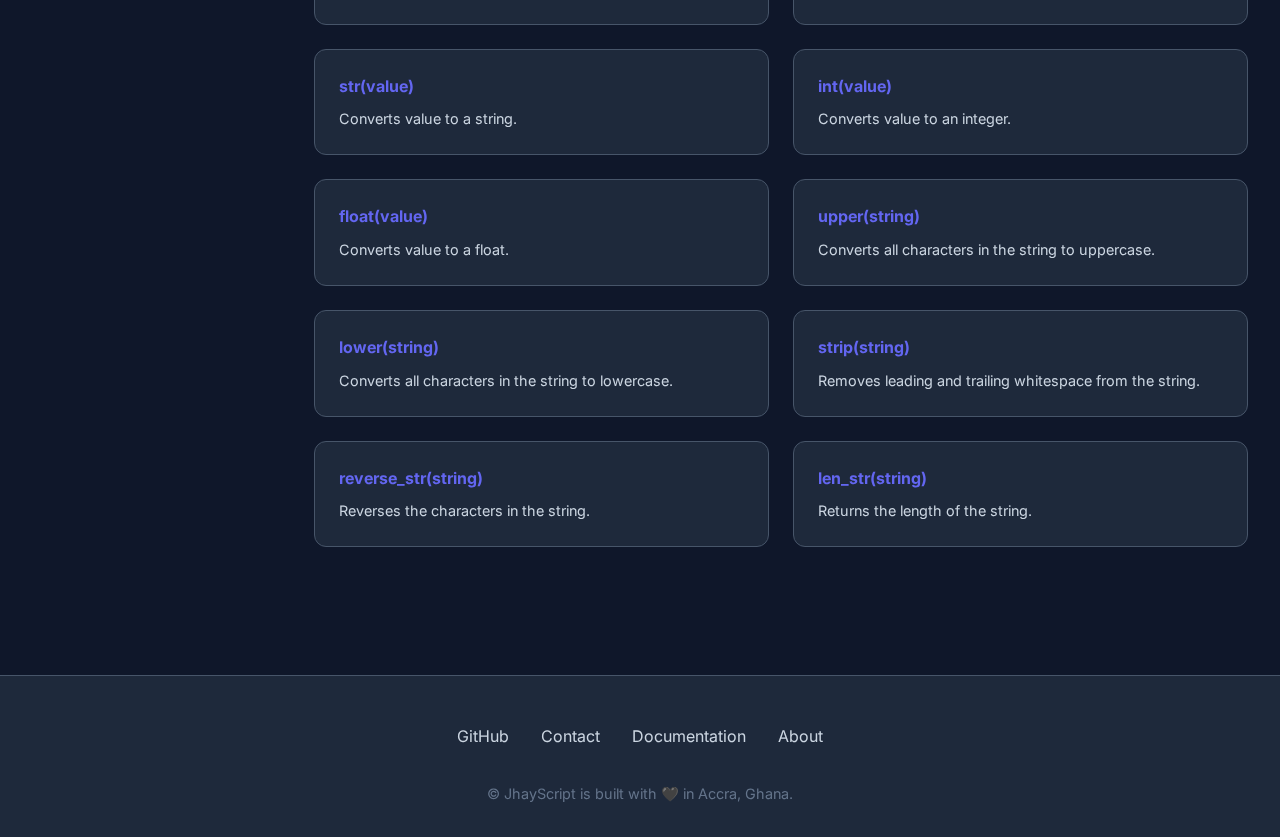
<file: views/docs.html>
<!DOCTYPE html>
<html lang="en">
<head>
    <meta charset="UTF-8">
    <meta name="viewport" content="width=device-width, initial-scale=1.0">
    <title>JhayScript - Documentation</title>
    <link rel="stylesheet" href="/styles.css">
    <link rel="stylesheet" href="/docs.css">
</head>
<body>
    <div class="bg-animation"></div>
    
    <nav>
        <div class="nav-container">
            <div class="logo">
                <img src="[data-uri]" alt="JhayScript Logo" width="48" height="48">
                <span>JhayScript</span>
            </div>
            <ul class="nav-links">
                <li><a href="#getting-started" class="active">Getting Started</a></li>
                <li><a href="#variables">Variables</a></li>
                <li><a href="#function-basics">Functions</a></li>
                <li><a href="#conditionals">Control Flow</a></li>
                <li><a href="#lists">Collections</a></li>
                <li><a href="#builtins">Advanced</a></li>
                <li><a href="/index.html">Home</a></li>
            </ul>
            <div class="nav-actions">
                <a href="/views/download.html" class="nav-btn nav-btn-primary">Download</a>
            </div>
        </div>
    </nav>
    
    <main class="docs-container">
        <aside class="docs-sidebar">
            <div class="sidebar-section">
                <h3 class="sidebar-title">Language Basics</h3>
                <ul>
                    <li><a href="#getting-started">Getting Started</a></li>
                    <li><a href="#variables">Variables & Types</a></li>
                    <li><a href="#operators">Operators</a></li>
                    <li><a href="#comments">Comments</a></li>
                </ul>
            </div>
            
            <div class="sidebar-section">
                <h3 class="sidebar-title">Control Structures</h3>
                <ul>
                    <li><a href="#conditionals">Conditionals</a></li>
                    <li><a href="#loops">Loops</a></li>
                    <li><a href="#error-handling">Error Handling</a></li>
                </ul>
            </div>
            
            <div class="sidebar-section">
                <h3 class="sidebar-title">Functions</h3>
                <ul>
                    <li><a href="#function-basics">Function Basics</a></li>
                    <li><a href="#lambdas">Lambdas</a></li>
                </ul>
            </div>
            
            <div class="sidebar-section">
                <h3 class="sidebar-title">Collections</h3>
                <ul>
                    <li><a href="#lists">Lists</a></li>
                </ul>
            </div>
            
            <div class="sidebar-section">
                <h3 class="sidebar-title">Advanced</h3>
                <ul>
                    <!-- <li><a href="#async">Async/Await</a></li> -->
                    <li><a href="#builtins">Built-in Functions</a></li>
                </ul>
            </div>
        </aside>
        
        <div class="docs-content">
            <section id="getting-started" class="docs-section">
                <h2>Getting Started with JhayScript</h2>
                <p>JhayScript is a modern, expressive programming language with Python-like syntax and powerful features.</p>
                
                <div class="code-example">
                    <div class="code-header">
                        <div class="dot"></div>
                        <div class="dot"></div>
                        <div class="dot"></div>
                        <span class="code-title">hello.jhay</span>
                    </div>
                    <div class="code-content">
                        <div><span class="comment">:: Hello World in JhayScript</span></div>
                        <div><span class="function">echo</span>(<span class="string">"Hello, World!"</span>)</div>
                    </div>
                </div>
            </section>
            
            <section id="variables" class="docs-section">
                <h2>Variables & Data Types</h2>
                <p>Variables are declared with the <code>initiate</code> keyword. JhayScript is dynamically typed.</p>
                
                <div class="code-example">
                    <div class="code-header">
                        <div class="dot"></div>
                        <div class="dot"></div>
                        <div class="dot"></div>
                        <span class="code-title">variables.jhay</span>
                    </div>
                    <div class="code-content">
                        <div><span class="comment">:: Variable declaration</span></div>
                        <div><span class="keyword">initiate</span> name = <span class="string">"Samuel"</span>  <span class="comment">:: String</span></div>
                        <div><span class="keyword">initiate</span> age = <span class="number">21</span>      <span class="comment">:: Integer</span></div>
                        <div><span class="keyword">initiate</span> height = <span class="number">1.75</span>  <span class="comment">:: Float</span></div>
                        <div><span class="keyword">initiate</span> is_coder = <span class="keyword">True</span> <span class="comment">:: Boolean</span></div>
                        <div><span class="keyword">initiate</span> scores = [<span class="number">90</span>, <span class="number">85</span>, <span class="number">95</span>] <span class="comment">:: List</span></div>
                    </div>
                </div>
                
                <!-- <h3>Constants</h3>
                <p>Use uppercase naming convention for constants:</p>
                <div class="code-example">
                    <div class="code-header">
                        <div class="dot"></div>
                        <div class="dot"></div>
                        <div class="dot"></div>
                        <span class="code-title">constants.jhay</span>
                    </div>
                    <div class="code-content">
                        <div><span class="keyword">initiate</span> PI = <span class="number">3.14159</span></div>
                        <div><span class="keyword">initiate</span> MAX_USERS = <span class="number">100</span></div>
                    </div>
                </div> -->
            </section>
            
            <section id="operators" class="docs-section">
                <h2>Operators</h2>
                <p>JhayScript supports standard arithmetic and comparison operators.</p>
                
                <div class="code-example">
                    <div class="code-header">
                        <div class="dot"></div>
                        <div class="dot"></div>
                        <div class="dot"></div>
                        <span class="code-title">operators.jhay</span>
                    </div>
                    <div class="code-content">
                        <div><span class="comment">:: Arithmetic operators</span></div>
                        <div><span class="keyword">initiate</span> sum = <span class="number">5</span> + <span class="number">3</span>  <span class="comment">:: 8</span></div>
                        <div><span class="keyword">initiate</span> diff = <span class="number">5</span> - <span class="number">3</span> <span class="comment">:: 2</span></div>
                        <div><span class="keyword">initiate</span> prod = <span class="number">5</span> * <span class="number">3</span> <span class="comment">:: 15</span></div>
                        <div><span class="keyword">initiate</span> quot = <span class="number">5</span> / <span class="number">3</span> <span class="comment">:: 1.666...</span></div>
                        <div><span class="keyword">initiate</span> mod = <span class="number">5</span> % <span class="number">3</span>  <span class="comment">:: 2</span></div>
                        <div><span class="keyword">initiate</span> power = <span class="number">5</span> ^ <span class="number">3</span> <span class="comment">:: 125</span></div>
                        <br>
                        <div><span class="comment">:: Comparison operators</span></div>
                        <div><span class="keyword">initiate</span> is_equal = (<span class="number">5</span> == <span class="number">5</span>)  <span class="comment">:: True</span></div>
                        <div><span class="keyword">initiate</span> not_equal = (<span class="number">5</span> != <span class="number">3</span>) <span class="comment">:: True</span></div>
                        <div><span class="keyword">initiate</span> less_than = (<span class="number">5</span> < <span class="number">10</span>) <span class="comment">:: True</span></div>
                        <div><span class="keyword">initiate</span> greater_eq = (<span class="number">5</span> >= <span class="number">5</span>) <span class="comment">:: True</span></div>
                    </div>
                </div>
            </section>
            
            <section id="comments" class="docs-section">
                <h2>Comments</h2>
                <p>Comments start with double colons and continue to the end of the line.</p>
                
                <div class="code-example">
                    <div class="code-header">
                        <div class="dot"></div>
                        <div class="dot"></div>
                        <div class="dot"></div>
                        <span class="code-title">comments.jhay</span>
                    </div>
                    <div class="code-content">
                        <div><span class="comment">:: This is a single-line comment</span></div>
                        <div><span class="keyword">initiate</span> x = <span class="number">5</span>  <span class="comment">:: Inline comment</span></div>
                    </div>
                </div>
            </section>
            
            <section id="conditionals" class="docs-section">
                <h2>Conditional Statements</h2>
                <p>JhayScript uses <code>if</code>, <code>elif</code>, and <code>else</code> for control flow.</p>
                
                <div class="code-example">
                    <div class="code-header">
                        <div class="dot"></div>
                        <div class="dot"></div>
                        <div class="dot"></div>
                        <span class="code-title">conditionals.jhay</span>
                    </div>
                    <div class="code-content">
                        <div><span class="keyword">initiate</span> age = <span class="number">18</span></div>
                        <br>
                        <div><span class="keyword">if</span> age < <span class="number">13</span> THEN</div>
                        <div>&nbsp;&nbsp;&nbsp;&nbsp;<span class="function">echo</span>(<span class="string">"Child"</span>)</div>
                        <div><span class="keyword">elif</span> age < <span class="number">20</span> THEN</div>
                        <div>&nbsp;&nbsp;&nbsp;&nbsp;<span class="function">echo</span>(<span class="string">"Teenager"</span>)</div>
                        <div><span class="keyword">else</span> THEN</div>
                        <div>&nbsp;&nbsp;&nbsp;&nbsp;<span class="function">echo</span>(<span class="string">"Adult"</span>)</div>
                        <div>END</div>
                    </div>
                </div>
                
                <div class="code-example">
                    <div class="code-header">
                        <div class="dot"></div>
                        <div class="dot"></div>
                        <div class="dot"></div>
                        <span class="code-title">conditionals.jhay</span>
                    </div>
                    <div class="code-content">
                        <div><span class="keyword">initiate</span> age = <span class="number">18</span></div>
                        <br>
                        <div><span class="keyword">initiate</span> result = <span class="keyword">if</span> age > <span class="number">13</span> THEN age;</div>
                        <div><span class="function">echo</span>(result)</div>
                    </div>
                </div>
            </section>
            
            <section id="loops" class="docs-section">
                <h2>Loops</h2>
                <p>JhayScript supports <code>for</code> and <code>while</code> loops.</p>
                
                <h3>For Loop</h3>
                <div class="code-example">
                    <div class="code-header">
                        <div class="dot"></div>
                        <div class="dot"></div>
                        <div class="dot"></div>
                        <span class="code-title">for_loop.jhay</span>
                    </div>
                    <div class="code-content">
                        <div><span class="keyword">for</span> i = <span class="number">1</span> <span class="keyword">to</span> <span class="number">5</span> THEN</div>
                        <div>&nbsp;&nbsp;&nbsp;&nbsp;<span class="function">echo</span>(i)</div>
                        <div>END</div>
                        <br>
                        <div><span class="comment">:: With step value</span></div>
                        <div><span class="keyword">for</span> i = <span class="number">0</span> <span class="keyword">to</span> <span class="number">10</span> <span class="keyword">step</span> <span class="number">2</span> THEN</div>
                        <div>&nbsp;&nbsp;&nbsp;&nbsp;<span class="function">echo</span>(i)  <span class="comment">:: Prints 0, 2, 4, 6, 8, 10</span></div>
                        <div>END</div>
                    </div>
                </div>
                
                <h3>While Loop</h3>
                <div class="code-example">
                    <div class="code-header">
                        <div class="dot"></div>
                        <div class="dot"></div>
                        <div class="dot"></div>
                        <span class="code-title">while_loop.jhay</span>
                    </div>
                    <div class="code-content">
                        <div><span class="keyword">initiate</span> count = <span class="number">0</span></div>
                        <div><span class="keyword">while</span> count < <span class="number">5</span> THEN</div>
                        <div>&nbsp;&nbsp;&nbsp;&nbsp;<span class="function">echo</span>(count)</div>
                        <div>&nbsp;&nbsp;&nbsp;&nbsp;<span class="keyword">initiate</span> count = count + <span class="number">1</span></div>
                        <div>END</div>
                    </div>
                </div>
            </section>
            
            <section id="error-handling" class="docs-section">
                <h2>Error Handling</h2>
                <p>JhayScript uses <code>fuck_around</code> and <code>find_out</code> blocks for error handling.</p>
                
                <div class="code-example">
                    <div class="code-header">
                        <div class="dot"></div>
                        <div class="dot"></div>
                        <div class="dot"></div>
                        <span class="code-title">error_handling.jhay</span>
                    </div>
                    <div class="code-content">
                        <div><span class="keyword">fuck_around</span> THEN</div>
                        <div>&nbsp;&nbsp;&nbsp;&nbsp;<span class="comment">:: Code that might fail</span></div>
                        <div>&nbsp;&nbsp;&nbsp;&nbsp;<span class="keyword">initiate</span> result = <span class="number">10</span> / <span class="number">0</span></div>
                        <div><span class="keyword">find_out</span> (error) THEN</div>
                        <div>&nbsp;&nbsp;&nbsp;&nbsp;<span class="function">echo</span>(<span class="string">"Caught an error: "</span>, error) <span class="comment">:: Detailed Error Message</span></div>
                        <div>END</div>
                    </div>
                </div>
            </section>
            
            <section id="function-basics" class="docs-section">
                <h2>Functions</h2>
                <p>Functions are defined with the <code>function</code> keyword.</p>
                
                <div class="code-example">
                    <div class="code-header">
                        <div class="dot"></div>
                        <div class="dot"></div>
                        <div class="dot"></div>
                        <span class="code-title">functions.jhay</span>
                    </div>
                    <div class="code-content">
                        <div><span class="comment">:: Simple function</span></div>
                        <div><span class="keyword">function</span> <span class="function">greet</span>(name)</div>
                        <div>&nbsp;&nbsp;&nbsp;&nbsp;<span class="keyword">return</span> <span class="string">"Hello, "</span> + name</div>
                        <div>END</div>
                        <br>
                        <div><span class="comment">:: Function call</span></div>
                        <div><span class="keyword">initiate</span> message = <span class="function">greet</span>(<span class="string">"Samuel"</span>)</div>
                        <div><span class="function">echo</span>(message)  <span class="comment">:: "Hello, Samuel"</span></div>
                    </div>
                </div>
                
                <h3>Arrow Functions</h3>
                <div class="code-example">
                    <div class="code-header">
                        <div class="dot"></div>
                        <div class="dot"></div>
                        <div class="dot"></div>
                        <span class="code-title">arrow_functions.jhay</span>
                    </div>
                    <div class="code-content">
                        <div><span class="keyword">initiate</span> square = <span class="keyword">function</span>(x) -> x * x;   <span class="comment">:: -> release</span></div>
                        <div><span class="function">echo</span>(<span class="function">square</span>(<span class="number">5</span>))  <span class="comment">:: 25</span></div>
                    </div>
                    <br>
                    <div class="code-content"><span class="comment">:: or</span></div>
                    <br>
                    <div class="code-content">
                        <div><span class="keyword">function</span> square(x) -> x * x</div>
                        <div><span class="function">echo</span>(<span class="function">square</span>(<span class="number">5</span>))  <span class="comment">:: 25</span></div>
                    </div>
                </div>
            </section>
            
            <section id="lists" class="docs-section">
                <h2>Lists</h2>
                <p>Lists are ordered collections that can hold different types.</p>
                
                <div class="code-example">
                    <div class="code-header">
                        <div class="dot"></div>
                        <div class="dot"></div>
                        <div class="dot"></div>
                        <span class="code-title">lists.jhay</span>
                    </div>
                    <div class="code-content">
                        <div><span class="comment">:: List creation</span></div>
                        <div><span class="keyword">initiate</span> fruits = [<span class="string">"apple"</span>, <span class="string">"banana"</span>, <span class="string">"cherry"</span>]</div>
                        <br>
                        <div><span class="comment">:: Accessing elements</span></div>
                        <div><span class="keyword">initiate</span> first = fruits[<span class="number">0</span>]  <span class="comment">:: "apple"</span></div>
                        <div><span class="keyword">initiate</span> last = fruits[-<span class="number">1</span>] <span class="comment">:: "cherry"</span></div>
                        <br>
                        <div><span class="comment">:: List operations</span></div>
                        <div>fruits.<span class="function">append</span>(<span class="string">"orange"</span>)</div>
                        <div>fruits.<span class="function">remove</span>(<span class="number">1</span>)  <span class="comment">:: Remove at index 1</span></div>
                        <div><span class="keyword">initiate</span> length = <span class="function">len</span>(fruits)</div>
                    </div>
                </div>
            </section>
            
            <!-- <section id="async" class="docs-section">
                <h2>Async/Await</h2>
                <p>JhayScript supports asynchronous programming with <code>async</code> and <code>await</code>.</p>
                
                <div class="code-example">
                    <div class="code-header">
                        <div class="dot"></div>
                        <div class="dot"></div>
                        <div class="dot"></div>
                        <span class="code-title">async.jhay</span>
                    </div>
                    <div class="code-content">
                        <div><span class="keyword">async function</span> <span class="function">fetchData</span>(url) THEN</div>
                        <div>&nbsp;&nbsp;&nbsp;&nbsp;<span class="function">sleep</span>(<span class="number">1</span>)  <span class="comment">:: Sleep for 1 second</span></div>
                        <div>&nbsp;&nbsp;&nbsp;&nbsp;<span class="keyword">release</span> <span class="string">"Data fetched from + "</span> url</div>
                        <div>END</div>
                        <br>
                        <div><span class="keyword">initiate</span> data = <span class="function">fetchData</span>(<span class="string">"https://google.com"</span>)</div>
                        <div><span class="function">echo</span>(data) &nbsp; <span class="comment">"Data fetched from https://google.com"</span></div>
                    </div>
                </div>
            </section> -->
            
            <section id="builtins" class="docs-section">
              <h2>Built-in Functions</h2>
              <p>JhayScript provides a rich set of built-in functions for common operations.</p>

              <div class="builtins-grid">
                
                <!-- BASIC I/O -->
                <div class="builtin-card">
                  <h4>echo(value)</h4>
                  <p>Prints the value to standard output.</p>
                </div>

                <div class="builtin-card">
                  <h4>echo_ret(value)</h4>
                  <p>Prints the value and returns it as a string.</p>
                </div>

                <div class="builtin-card">
                  <h4>listen()</h4>
                  <p>Reads user input from standard input.</p>
                </div>

                <div class="builtin-card">
                  <h4>listen_int()</h4>
                  <p>Reads user input and converts it to an integer.</p>
                </div>

                <div class="builtin-card">
                  <h4>die()</h4>
                  <p>Clears the console screen.</p>
                </div>

                <div class="builtin-card">
                  <h4>awake(filename)</h4>
                  <p>Executes a JhayScript file.</p>
                </div>

                <!-- TYPE CHECKING -->
                <div class="builtin-card">
                  <h4>is_numeric(value)</h4>
                  <p>Checks if the value is a number.</p>
                </div>

                <div class="builtin-card">
                  <h4>is_string(value)</h4>
                  <p>Checks if the value is a string.</p>
                </div>

                <div class="builtin-card">
                  <h4>is_list(value)</h4>
                  <p>Checks if the value is a list.</p>
                </div>

                <div class="builtin-card">
                  <h4>is_function(value)</h4>
                  <p>Checks if the value is a function.</p>
                </div>

                <!-- LIST METHODS -->
                <div class="builtin-card">
                  <h4>append(list, value)</h4>
                  <p>Adds a value to the end of a list.</p>
                </div>

                <div class="builtin-card">
                  <h4>pop(list)</h4>
                  <p>Removes and returns the last item from a list.</p>
                </div>

                <div class="builtin-card">
                  <h4>remove(list, index)</h4>
                  <p>Removes the item at the specified index.</p>
                </div>

                <div class="builtin-card">
                  <h4>update(list, index, value)</h4>
                  <p>Updates the value at the specified index.</p>
                </div>

                <div class="builtin-card">
                  <h4>extend(listA, listB)</h4>
                  <p>Appends all elements from listB to listA.</p>
                </div>

                <div class="builtin-card">
                  <h4>merge(listA, listB)</h4>
                  <p>Returns a new list with elements of listA and listB.</p>
                </div>

                <div class="builtin-card">
                  <h4>wipe(list)</h4>
                  <p>Removes all elements from the list.</p>
                </div>

                <div class="builtin-card">
                  <h4>contains(list, element)</h4>
                  <p>Returns true if element exists in the list.</p>
                </div>

                <div class="builtin-card">
                  <h4>reverse(list)</h4>
                  <p>Returns the reversed form of the list.</p>
                </div>

                <div class="builtin-card">
                  <h4>sort(list)</h4>
                  <p>Returns the sorted version of the list.</p>
                </div>

                <div class="builtin-card">
                  <h4>sum(list)</h4>
                  <p>Returns the sum of numeric values in the list.</p>
                </div>

                <div class="builtin-card">
                  <h4>average(list)</h4>
                  <p>Returns the average of numeric values in the list.</p>
                </div>

                <div class="builtin-card">
                  <h4>min(list)</h4>
                  <p>Returns the smallest number in the list.</p>
                </div>

                <div class="builtin-card">
                  <h4>max(list)</h4>
                  <p>Returns the largest number in the list.</p>
                </div>

                <div class="builtin-card">
                  <h4>count(list, element)</h4>
                  <p>Returns how many times the element appears in the list.</p>
                </div>

                <div class="builtin-card">
                  <h4>push(list, value)</h4>
                  <p>Alias for append – adds a value to the end of a list.</p>
                </div>

                <div class="builtin-card">
                  <h4>unique(list)</h4>
                  <p>Removes duplicates from the list.</p>
                </div>

                <div class="builtin-card">
                  <h4>shuffle(list)</h4>
                  <p>Randomizes the order of elements in the list.</p>
                </div>

                <!-- MATH METHODS -->
                <div class="builtin-card">
                  <h4>abs(x)</h4>
                  <p>Returns the absolute value of x.</p>
                </div>

                <div class="builtin-card">
                  <h4>round(x)</h4>
                  <p>Rounds x to the nearest integer.</p>
                </div>

                <div class="builtin-card">
                  <h4>ceil(x)</h4>
                  <p>Rounds x up to the nearest integer.</p>
                </div>

                <div class="builtin-card">
                  <h4>floor(x)</h4>
                  <p>Rounds x down to the nearest integer.</p>
                </div>

                <div class="builtin-card">
                  <h4>sqrt(x)</h4>
                  <p>Returns the square root of x.</p>
                </div>

                <div class="builtin-card">
                  <h4>power(x, y)</h4>
                  <p>Returns x raised to the power of y.</p>
                </div>

                <!-- ALGORITHMIC UTILITIES -->
                <div class="builtin-card">
                  <h4>is_prime(n)</h4>
                  <p>Returns true if n is a prime number.</p>
                </div>

                <!-- GENERIC UTILITIES -->
                <div class="builtin-card">
                  <h4>type_of(value)</h4>
                  <p>Returns the data type of the value as a string.</p>
                </div>

                <div class="builtin-card">
                  <h4>str(value)</h4>
                  <p>Converts value to a string.</p>
                </div>

                <div class="builtin-card">
                  <h4>int(value)</h4>
                  <p>Converts value to an integer.</p>
                </div>

                <div class="builtin-card">
                  <h4>float(value)</h4>
                  <p>Converts value to a float.</p>
                </div>

                <!-- STRING METHODS -->
                <div class="builtin-card">
                  <h4>upper(string)</h4>
                  <p>Converts all characters in the string to uppercase.</p>
                </div>

                <div class="builtin-card">
                  <h4>lower(string)</h4>
                  <p>Converts all characters in the string to lowercase.</p>
                </div>

                <div class="builtin-card">
                  <h4>strip(string)</h4>
                  <p>Removes leading and trailing whitespace from the string.</p>
                </div>

                <div class="builtin-card">
                  <h4>reverse_str(string)</h4>
                  <p>Reverses the characters in the string.</p>
                </div>

                <div class="builtin-card">
                  <h4>len_str(string)</h4>
                  <p>Returns the length of the string.</p>
                </div>
                
              </div>
            </section>

        </div>
    </main>
    
    <footer>
        <div class="footer-content">
            <div class="footer-links">
                <a href="https://github.com/samueltagoe/jhayscript" target="_blank">GitHub</a>
                <a href="mailto:samuel.tagoe@example.com" target="_blank">Contact</a>
                <a href="#syntax">Documentation</a>
                <a href="#about">About</a>
            </div>
            <div class="copyright">
                <p>&copy; JhayScript is built with &#x1F5A4; in Accra, Ghana.</p>
            </div>
        </div>
    </footer>
    
    <script src="/script.js"></script>
    <script src="/docs.js"></script>
</body>
</html>
</file>
<file: styles.css>
@import url('https://fonts.googleapis.com/css2?family=Inter:wght@300;400;500;600;700;800&family=JetBrains+Mono:wght@300;400;500;600&display=swap');

* {
    margin: 0;
    padding: 0;
    box-sizing: border-box;
}

:root {
    --primary: #6366f1;
    --primary-dark: #4f46e5;
    --secondary: #8b5cf6;
    --accent: #06b6d4;
    --text-primary: #f8fafc;
    --text-secondary: #cbd5e1;
    --text-muted: #64748b;
    --bg-primary: #0f172a;
    --bg-secondary: #1e293b;
    --bg-tertiary: #334155;
    --border: #475569;
    --gradient-1: linear-gradient(135deg, #6366f1 0%, #8b5cf6 100%);
    --gradient-2: linear-gradient(135deg, #06b6d4 0%, #3b82f6 100%);
    --gradient-3: linear-gradient(135deg, #8b5cf6 0%, #ec4899 100%);
}

body {
    font-family: 'Inter', sans-serif;
    background: var(--bg-primary);
    color: var(--text-primary);
    line-height: 1.6;
    overflow-x: hidden;
}

/* Animated background */
.bg-animation {
    position: fixed;
    top: 0;
    left: 0;
    width: 100%;
    height: 100%;
    z-index: -1;
    background: radial-gradient(ellipse at top, rgba(99, 102, 241, 0.1) 0%, transparent 50%),
                radial-gradient(ellipse at bottom, rgba(139, 92, 246, 0.1) 0%, transparent 50%);
}

.bg-animation::before {
    content: '';
    position: absolute;
    top: 0;
    left: 0;
    width: 100%;
    height: 100%;
    background: url("data:image/svg+xml,%3Csvg width='60' height='60' viewBox='0 0 60 60' xmlns='http://www.w3.org/2000/svg'%3E%3Cg fill='none' fill-rule='evenodd'%3E%3Cg fill='%236366f1' fill-opacity='0.05'%3E%3Ccircle cx='30' cy='30' r='1'/%3E%3C/g%3E%3C/g%3E%3C/svg%3E");
    animation: float 20s ease-in-out infinite;
}

@keyframes float {
    0%, 100% { transform: translateY(0px) rotate(0deg); }
    50% { transform: translateY(-20px) rotate(180deg); }
}

/* Navigation */
nav {
    /* position: fixed;
    top: 0;
    width: 100%;
    background: rgba(15, 23, 42, 0.9);
    backdrop-filter: blur(20px);
    border-bottom: 1px solid var(--border);
    z-index: 1000;
    transition: all 0.3s ease; */

    
    position: fixed;
    top: 0;
    width: 100%;
    background: rgba(15, 23, 42, 0.9);
    backdrop-filter: blur(20px);
    border-bottom: 1px solid var(--border);
    z-index: 1000;
    padding: 1rem 0;
    box-shadow: 0 2px 10px rgba(0,0,0,0.05);
}

.nav-container {
    /* max-width: 1200px;
    margin: 0 auto;
    padding: 1rem 2rem;
    display: flex;
    justify-content: space-between;
    align-items: center; */

    
    max-width: 1200px;
    margin: 0 auto;
    padding: 0 2rem;
    display: flex;
    justify-content: space-between;
    align-items: center;
}

.logo {
    /* font-size: 1.5rem;
    font-weight: 800;
    background: var(--gradient-1);
    background-clip: text;
    -webkit-background-clip: text;
    -webkit-text-fill-color: transparent;
    cursor: pointer;
    transition: transform 0.3s ease; */

            
    font-size: 1.5rem;
    font-weight: 800;
    background: var(--gradient-1);
    background-clip: text;
    -webkit-background-clip: text;
    -webkit-text-fill-color: transparent;
    cursor: pointer;
    display: flex;
    align-items: center;
    gap: 0.5rem;
    cursor: pointer;
    transition: transform 0.3s ease;
}

.logo img {
    height: 30px;
}

.logo:hover {
    transform: scale(1.05);
}

.nav-links {
    display: flex;
    gap: 2rem;
    list-style: none;
}

.nav-links a {
    color: var(--text-secondary);
    text-decoration: none;
    font-weight: 500;
    transition: all 0.3s ease;
    position: relative;

    
    font-size: 0.95rem;
}

.nav-links a::after {
    content: '';
    position: absolute;
    bottom: -5px;
    left: 0;
    width: 0;
    height: 2px;
    background: var(--gradient-1);
    transition: width 0.3s ease;
}

.nav-links a:hover {
    color: var(--text-primary);
}

.nav-links a:hover::after {
    width: 100%;
}

.nav-links a.active {
    color: var(--light-green);
    font-weight: 600;
}

.nav-actions {
    display: flex;
    gap: 1rem;
}

.nav-btn {
    padding: 0.5rem 1rem;
    border-radius: 4px;
    font-weight: 500;
    text-decoration: none;
    font-size: 0.9rem;
    transition: all 0.2s ease;
}

.nav-btn-primary {
    background: var(--light-green);
    color: white;
}

.nav-btn-primary:hover {
    background: var(--green);
}

.nav-btn-secondary {
    border: 1px solid var(--border);
    color: var(--text-primary);
}

.nav-btn-secondary:hover {
    border-color: var(--light-green);
    color: var(--light-green);
}

/* Hero Section */
.hero {
    min-height: 100vh;
    display: flex;
    align-items: center;
    justify-content: center;
    text-align: center;
    padding: 0 2rem;
    position: relative;
}

.hero-content {
    max-width: 800px;
    animation: fadeInUp 1s ease;
}

.hero h1 {
    font-size: clamp(3rem, 8vw, 6rem);
    font-weight: 800;
    margin-bottom: 1rem;
    background: var(--gradient-1);
    background-clip: text;
    -webkit-background-clip: text;
    -webkit-text-fill-color: transparent;
    line-height: 1.1;
}

.hero p {
    font-size: 1.25rem;
    color: var(--text-secondary);
    margin-bottom: 1rem;
    line-height: 1.6;
}

.hero-version {
    background: var(--text-primary);
    padding: 0.5rem 1rem;
    border-radius: 20px;
    display: inline-block;
    font-size: 0.9rem;
    margin-bottom: 1.5rem;
    color: var(--bg-primary);
}

.cta-buttons {
    display: flex;
    gap: 1rem;
    justify-content: center;
    flex-wrap: wrap;
}

.btn {
    padding: 0.875rem 2rem;
    border: none;
    border-radius: 12px;
    font-weight: 600;
    text-decoration: none;
    display: inline-flex;
    align-items: center;
    gap: 0.5rem;
    transition: all 0.3s ease;
    cursor: pointer;
    font-size: 1rem;
}

.btn-primary {
    background: var(--gradient-1);
    color: white;
    box-shadow: 0 4px 20px rgba(99, 102, 241, 0.3);
}

.btn-primary:hover {
    transform: translateY(-2px);
    box-shadow: 0 8px 30px rgba(99, 102, 241, 0.4);
}

.btn-secondary {
    background: rgba(255, 255, 255, 0.1);
    color: var(--text-primary);
    border: 1px solid var(--border);
    backdrop-filter: blur(20px);
}

.btn-secondary:hover {
    background: rgba(255, 255, 255, 0.2);
    transform: translateY(-2px);
}

/* Code Example */
.code-example {
    margin-top: 2rem;
    background: var(--bg-secondary);
    border-radius: 16px;
    padding: 2rem;
    border: 1px solid var(--border);
    position: relative;
    overflow: hidden;
}

.code-example::before {
    content: '';
    position: absolute;
    top: 0;
    left: 0;
    right: 0;
    height: 1px;
    background: var(--gradient-1);
}

.code-header {
    display: flex;
    align-items: center;
    gap: 0.5rem;
    margin-bottom: 1rem;
}

.dot {
    width: 12px;
    height: 12px;
    border-radius: 50%;
}

.dot:nth-child(1) { background: #ff5f57; }
.dot:nth-child(2) { background: #ffbd2e; }
.dot:nth-child(3) { background: #28ca42; }

.code-content {
    font-family: 'JetBrains Mono', monospace;
    font-size: 0.9rem;
    line-height: 1.8;
    color: var(--text-secondary);
}

.keyword { color: #c678dd; }
.string { color: #98c379; }
.number { color: #d19a66; }
.comment { color: var(--text-muted); font-style: italic; }
.function { color: #61afef; }

/* Sections */
.section {
    padding: 6rem 2rem;
    max-width: 1200px;
    margin: 0 auto;
}

.section h2,
.download-section h2 {
    font-size: 2.5rem;
    font-weight: 700;
    margin-bottom: 1rem;
    text-align: center;
    background: var(--gradient-1);
    background-clip: text;
    -webkit-background-clip: text;
    -webkit-text-fill-color: transparent;
}

.section p {
    text-align: center;
    color: var(--text-secondary);
    font-size: 1.1rem;
    margin-bottom: 3rem;
    max-width: 600px;
    margin-left: auto;
    margin-right: auto;
}

/* Features Grid */
.features-grid {
    display: grid;
    grid-template-columns: repeat(auto-fit, minmax(300px, 1fr));
    gap: 2rem;
    margin-top: 3rem;
}

.feature-card {
    background: var(--bg-secondary);
    border-radius: 16px;
    padding: 2rem;
    border: 1px solid var(--border);
    transition: all 0.3s ease;
    position: relative;
    overflow: hidden;
}

.feature-card::before {
    content: '';
    position: absolute;
    top: 0;
    left: 0;
    right: 0;
    height: 3px;
    background: var(--gradient-1);
    transform: scaleX(0);
    transition: transform 0.3s ease;
}

.feature-card:hover {
    transform: translateY(-5px);
    box-shadow: 0 20px 40px rgba(0, 0, 0, 0.3);
}

.feature-card:hover::before {
    transform: scaleX(1);
}

.feature-icon {
    width: 60px;
    height: 60px;
    background: var(--gradient-1);
    border-radius: 12px;
    display: flex;
    align-items: center;
    justify-content: center;
    margin-bottom: 1rem;
    font-size: 1.5rem;
}

.feature-card h3 {
    font-size: 1.25rem;
    font-weight: 600;
    margin-bottom: 0.5rem;
    color: var(--text-primary);
}

.feature-card p {
    color: var(--text-secondary);
    margin: 0;
    text-align: left;
}

/* Code Showcase */
.code-showcase {
    display: grid;
    grid-template-columns: repeat(auto-fit, minmax(400px, 1fr));
    gap: 2rem;
    margin-top: 3rem;
}

.code-block {
    background: var(--bg-secondary);
    border-radius: 16px;
    overflow: hidden;
    border: 1px solid var(--border);
    transition: all 0.3s ease;
}

.code-block:hover {
    transform: translateY(-5px);
    box-shadow: 0 20px 40px rgba(0, 0, 0, 0.2);
}

.code-block-header {
    background: var(--bg-tertiary);
    padding: 1rem 1.5rem;
    display: flex;
    align-items: center;
    justify-content: space-between;
}

.code-block-title {
    font-weight: 600;
    color: var(--text-primary);
}

.code-block-content {
    padding: 1.5rem;
    font-family: 'JetBrains Mono', monospace;
    font-size: 0.9rem;
    line-height: 1.6;
    color: var(--text-secondary);
}

/* About Section */
.about-section {
    background: var(--dark-green);
    color: white;
    padding: 4rem 2rem;
}

.about-container {
    max-width: 1200px;
    margin: 0 auto;
    display: grid;
    grid-template-columns: 1fr 2fr;
    gap: 4rem;
    align-items: center;
}

.profile-card {
    background: var(--bg-tertiary);
    border-radius: 8px;
    padding: 2rem;
    text-align: center;
    color: var(--text-primary);
}

.profile-image {
    width: 150px;
    height: 150px;
    border-radius: 50%;
    margin: 0 auto 1.5rem;
    overflow: hidden;
    border: 4px solid var(--light-green);
}

.profile-image img {
    width: 100%;
    height: 100%;
    object-fit: cover;
}

.profile-name {
    font-size: 1.5rem;
    font-weight: 700;
    margin-bottom: 0.5rem;
    color: var(--green);
}

.profile-title {
    color: var(--light-green);
    font-weight: 500;
    margin-bottom: 1rem;
}

.profile-location {
    color: var(--text-secondary);
    font-size: 0.9rem;
}

.about-text {
    color: rgba(255,255,255,0.9);
    line-height: 1.8;
}

.about-text h3 {
    color: white;
    margin-bottom: 1rem;
    font-size: 1.25rem;
}

.about-text p {
    margin-bottom: 1.5rem;
}

/* Download Section */
.download-section {
    background: var(--light-green);
    color: white;
    text-align: center;
    padding: 4rem 2rem;
}

.download-container {
    max-width: 800px;
    margin: 0 auto;
}

.download-section h2 {
    font-size: 2rem;
    margin-bottom: 1.5rem;
}

.download-section p {
    margin-bottom: 2rem;
    font-size: 1.1rem;
    opacity: 0.9;
}

.platform-buttons {
    display: flex;
    gap: 1rem;
    justify-content: center;
    flex-wrap: wrap;
}

.platform-btn {
    padding: 1rem 2rem;
    background: rgba(255,255,255,0.1);
    border: 1px solid rgba(255,255,255,0.2);
    border-radius: 4px;
    color: white;
    text-decoration: none;
    font-weight: 500;
    transition: all 0.2s ease;
    display: flex;
    align-items: center;
    gap: 0.5rem;
}

.platform-btn:hover {
    background: var(--primary);
    transform: translateY(-2px);
}

/* Footer */
footer {
    background: var(--bg-secondary);
    border-top: 1px solid var(--border);
    padding: 3rem 2rem 2rem;
    text-align: center;
}

.footer-content {
    max-width: 1200px;
    margin: 0 auto;
}

.footer-links {
    display: flex;
    justify-content: center;
    gap: 2rem;
    margin-bottom: 2rem;
    flex-wrap: wrap;
}

.footer-links a {
    color: var(--text-secondary);
    text-decoration: none;
    transition: color 0.3s ease;
}

.footer-links a:hover {
    color: var(--primary);
}

.copyright {
    color: var(--text-muted);
    font-size: 0.9rem;
}

/* Animations */
@keyframes fadeInUp {
    from {
        opacity: 0;
        transform: translateY(30px);
    }
    to {
        opacity: 1;
        transform: translateY(0);
    }
}

.fade-in {
    opacity: 0;
    transform: translateY(30px);
    transition: all 0.6s ease;
}

.fade-in.visible {
    opacity: 1;
    transform: translateY(0);
}

/* Responsive */
@media (max-width: 768px) {
    .nav-links {
        display: none;
    }
    
    .hero h1 {
        font-size: 3rem;
    }
    
    .cta-buttons {
        flex-direction: column;
        align-items: center;
    }
    
    .about-content {
        grid-template-columns: 1fr;
        text-align: center;
    }
    
    .features-grid {
        grid-template-columns: 1fr;
    }
    
    .code-showcase {
        grid-template-columns: 1fr;
    }
}
</file>
<file: docs.css>
/* Documentation Layout */
.docs-container {
    display: grid;
    grid-template-columns: 250px 1fr;
    gap: 2rem;
    max-width: 1400px;
    margin: 6rem auto 0;
    padding: 0 2rem;
}

.docs-sidebar {
    position: sticky;
    top: 100px;
    align-self: start;
    height: calc(100vh - 120px);
    overflow-y: auto;
    padding-right: 1rem;
}

.docs-sidebar::-webkit-scrollbar {
    width: 4px;
}

.docs-sidebar::-webkit-scrollbar-thumb {
    background: var(--primary);
    border-radius: 2px;
}

.sidebar-section {
    margin-bottom: 2rem;
}

.sidebar-title {
    font-size: 0.9rem;
    text-transform: uppercase;
    letter-spacing: 0.1em;
    color: var(--text-muted);
    margin-bottom: 1rem;
    padding-left: 1rem;
}

.docs-sidebar ul {
    list-style: none;
}

.docs-sidebar li {
    margin-bottom: 0.5rem;
}

.docs-sidebar a {
    display: block;
    padding: 0.5rem 1rem;
    color: var(--text-secondary);
    text-decoration: none;
    border-radius: 6px;
    transition: all 0.2s ease;
}

.docs-sidebar a:hover {
    color: var(--text-primary);
    background: rgba(99, 102, 241, 0.1);
}

.docs-sidebar a.active {
    color: var(--primary);
    background: rgba(99, 102, 241, 0.2);
    font-weight: 500;
}

.docs-content {
    padding-bottom: 4rem;
}

.docs-section {
    margin-bottom: 4rem;
    scroll-margin-top: 120px;
}

.docs-section h2 {
    font-size: 2rem;
    margin-bottom: 1.5rem;
    color: var(--text-primary);
    background: none;
    -webkit-text-fill-color: var(--text-primary);
    text-align: left;
}

.docs-section h3 {
    font-size: 1.5rem;
    margin: 2rem 0 1rem;
    color: var(--text-primary);
}

.docs-section p {
    text-align: left;
    margin-bottom: 1.5rem;
    max-width: 100%;
}

.docs-section code {
    background: rgba(99, 102, 241, 0.2);
    padding: 0.2rem 0.4rem;
    border-radius: 4px;
    font-family: 'JetBrains Mono', monospace;
    font-size: 0.9em;
    color: var(--primary);
}

/* Installation Tabs */
.installation-tabs {
    margin: 2rem 0;
}

.tab-buttons {
    display: flex;
    gap: 0.5rem;
    margin-bottom: 1rem;
}

.tab-btn {
    padding: 0.5rem 1rem;
    background: var(--bg-tertiary);
    border: none;
    border-radius: 6px;
    color: var(--text-secondary);
    cursor: pointer;
    transition: all 0.2s ease;
}

.tab-btn:hover {
    background: var(--bg-tertiary);
    color: var(--text-primary);
}

.tab-btn.active {
    background: var(--primary);
    color: white;
}

.tab-content {
    display: none;
}

.tab-content.active {
    display: block;
}

/* Built-in Functions Grid */
.builtins-grid {
    display: grid;
    grid-template-columns: repeat(auto-fill, minmax(300px, 1fr));
    gap: 1.5rem;
    margin-top: 2rem;
}

.builtin-card {
    background: var(--bg-secondary);
    border-radius: 12px;
    padding: 1.5rem;
    border: 1px solid var(--border);
    transition: all 0.3s ease;
}

.builtin-card:hover {
    transform: translateY(-3px);
    box-shadow: 0 10px 20px rgba(0, 0, 0, 0.1);
}

.builtin-card h4 {
    color: var(--primary);
    margin-bottom: 0.5rem;
    font-size: 1rem;
}

.builtin-card p {
    color: var(--text-secondary);
    font-size: 0.9rem;
    margin: 0;
}

/* Responsive Adjustments */
@media (max-width: 1024px) {
    .docs-container {
        grid-template-columns: 1fr;
    }
    
    .docs-sidebar {
        position: static;
        height: auto;
        margin-bottom: 2rem;
        padding-right: 0;
    }
}

@media (max-width: 768px) {
    .docs-container {
        padding: 0 1rem;
    }
    
    .docs-section h2 {
        font-size: 1.75rem;
    }
    
    .docs-section h3 {
        font-size: 1.25rem;
    }
}
</file>
<file: download.css>
/* Download Page Specific Styles */
.download-section {
    max-width: 800px;
    margin: 0 auto;
}

.download-options {
    display: grid;
    grid-template-columns: repeat(auto-fit, minmax(250px, 1fr));
    gap: 1.5rem;
    margin: 2rem 0;
}

.download-card {
    background: var(--bg-secondary);
    border-radius: 12px;
    padding: 1.5rem;
    border: 1px solid var(--border);
    transition: all 0.3s ease;
    text-align: center;
}

.download-card:hover {
    transform: translateY(-5px);
    box-shadow: 0 10px 20px rgba(0, 0, 0, 0.2);
    border-color: var(--primary);
}

.download-card h3 {
    margin-bottom: 1rem;
    color: var(--primary);
}

.download-card .btn {
    width: 100%;
    margin-top: 1rem;
}

.install-steps {
    margin: 2rem 0;
}

.install-steps h4 {
    margin: 1.5rem 0 1rem;
    color: var(--text-primary);
    font-size: 1.1rem;
}

.install-steps ol, .install-steps ul {
    padding-left: 1.5rem;
    margin: 1rem 0;
}

.install-steps li {
    margin-bottom: 0.5rem;
    color: var(--text-secondary);
}

.verify-install {
    background: var(--bg-tertiary);
    padding: 1rem;
    border-radius: 8px;
    margin: 1.5rem 0;
    font-family: 'JetBrains Mono', monospace;
    font-size: 0.9rem;
}

/* Tab Styles */
.tab-buttons {
    display: flex;
    gap: 0.5rem;
    margin-bottom: 1rem;
    border-bottom: 1px solid var(--border);
    padding-bottom: 0.5rem;
}

.tab-btn {
    padding: 0.5rem 1.5rem;
    background: transparent;
    border: none;
    border-radius: 6px 6px 0 0;
    color: var(--text-secondary);
    cursor: pointer;
    transition: all 0.2s ease;
    font-weight: 500;
    font-size: 0.9rem;
}

.tab-btn:hover {
    color: var(--text-primary);
    background: rgba(99, 102, 241, 0.1);
}

.tab-btn.active {
    color: var(--primary);
    background: rgba(99, 102, 241, 0.2);
    position: relative;
}

.tab-btn.active::after {
    content: '';
    position: absolute;
    bottom: -6px;
    left: 0;
    width: 100%;
    height: 2px;
    background: var(--primary);
}

.tab-content {
    display: none;
    animation: fadeIn 0.3s ease;
}

.tab-content.active {
    display: block;
}

@keyframes fadeIn {
    from { opacity: 0; transform: translateY(10px); }
    to { opacity: 1; transform: translateY(0); }
}

/* Responsive Adjustments */
@media (max-width: 768px) {
    .download-options {
        grid-template-columns: 1fr;
    }
    
    .tab-buttons {
        flex-wrap: wrap;
    }
    
    .tab-btn {
        flex: 1;
        text-align: center;
        padding: 0.5rem;
        font-size: 0.85rem;
    }
}


/* Button Styles */
.btn {
    padding: 0.875rem 2rem;
    border: none;
    border-radius: 8px;
    font-weight: 600;
    text-decoration: none;
    display: inline-flex;
    align-items: center;
    justify-content: center;
    gap: 0.5rem;
    transition: all 0.3s ease;
    cursor: pointer;
    font-size: 1rem;
    text-align: center;
}

.btn-primary {
    background: var(--gradient-1);
    color: white;
    box-shadow: 0 4px 20px rgba(99, 102, 241, 0.3);
}

.btn-primary:hover {
    transform: translateY(-2px);
    box-shadow: 0 8px 30px rgba(99, 102, 241, 0.4);
}

.btn-secondary {
    background: rgba(255, 255, 255, 0.1);
    color: var(--text-primary);
    border: 1px solid var(--border);
    backdrop-filter: blur(20px);
}

.btn-secondary:hover {
    background: rgba(255, 255, 255, 0.2);
    transform: translateY(-2px);
}

/* Code Blocks */
code {
    background: rgba(99, 102, 241, 0.2);
    padding: 0.2rem 0.4rem;
    border-radius: 4px;
    font-family: 'JetBrains Mono', monospace;
    font-size: 0.9em;
    color: var(--primary);
}

pre code {
    background: transparent;
    padding: 0;
}
</file>
<file: css/styles.css>
@import url('https://fonts.googleapis.com/css2?family=Inter:wght@300;400;500;600;700;800&family=JetBrains+Mono:wght@300;400;500;600&display=swap');

* {
    margin: 0;
    padding: 0;
    box-sizing: border-box;
}

:root {
    --primary: #6366f1;
    --primary-dark: #4f46e5;
    --secondary: #8b5cf6;
    --accent: #06b6d4;
    --text-primary: #f8fafc;
    --text-secondary: #cbd5e1;
    --text-muted: #64748b;
    --bg-primary: #0f172a;
    --bg-secondary: #1e293b;
    --bg-tertiary: #334155;
    --border: #475569;
    --gradient-1: linear-gradient(135deg, #6366f1 0%, #8b5cf6 100%);
    --gradient-2: linear-gradient(135deg, #06b6d4 0%, #3b82f6 100%);
    --gradient-3: linear-gradient(135deg, #8b5cf6 0%, #ec4899 100%);
}

body {
    font-family: 'Inter', sans-serif;
    background: var(--bg-primary);
    color: var(--text-primary);
    line-height: 1.6;
    overflow-x: hidden;
}

/* Animated background */
.bg-animation {
    position: fixed;
    top: 0;
    left: 0;
    width: 100%;
    height: 100%;
    z-index: -1;
    background: radial-gradient(ellipse at top, rgba(99, 102, 241, 0.1) 0%, transparent 50%),
                radial-gradient(ellipse at bottom, rgba(139, 92, 246, 0.1) 0%, transparent 50%);
}

.bg-animation::before {
    content: '';
    position: absolute;
    top: 0;
    left: 0;
    width: 100%;
    height: 100%;
    background: url("data:image/svg+xml,%3Csvg width='60' height='60' viewBox='0 0 60 60' xmlns='http://www.w3.org/2000/svg'%3E%3Cg fill='none' fill-rule='evenodd'%3E%3Cg fill='%236366f1' fill-opacity='0.05'%3E%3Ccircle cx='30' cy='30' r='1'/%3E%3C/g%3E%3C/g%3E%3C/svg%3E");
    animation: float 20s ease-in-out infinite;
}

@keyframes float {
    0%, 100% { transform: translateY(0px) rotate(0deg); }
    50% { transform: translateY(-20px) rotate(180deg); }
}

/* Navigation */
nav {
    /* position: fixed;
    top: 0;
    width: 100%;
    background: rgba(15, 23, 42, 0.9);
    backdrop-filter: blur(20px);
    border-bottom: 1px solid var(--border);
    z-index: 1000;
    transition: all 0.3s ease; */

    
    position: fixed;
    top: 0;
    width: 100%;
    background: rgba(15, 23, 42, 0.9);
    backdrop-filter: blur(20px);
    border-bottom: 1px solid var(--border);
    z-index: 1000;
    padding: 1rem 0;
    box-shadow: 0 2px 10px rgba(0,0,0,0.05);
}

.nav-container {
    /* max-width: 1200px;
    margin: 0 auto;
    padding: 1rem 2rem;
    display: flex;
    justify-content: space-between;
    align-items: center; */

    
    max-width: 1200px;
    margin: 0 auto;
    padding: 0 2rem;
    display: flex;
    justify-content: space-between;
    align-items: center;
}

.logo {
    /* font-size: 1.5rem;
    font-weight: 800;
    background: var(--gradient-1);
    background-clip: text;
    -webkit-background-clip: text;
    -webkit-text-fill-color: transparent;
    cursor: pointer;
    transition: transform 0.3s ease; */

            
    font-size: 1.5rem;
    font-weight: 800;
    background: var(--gradient-1);
    background-clip: text;
    -webkit-background-clip: text;
    -webkit-text-fill-color: transparent;
    cursor: pointer;
    display: flex;
    align-items: center;
    gap: 0.5rem;
    cursor: pointer;
    transition: transform 0.3s ease;
}

.logo img {
    height: 30px;
}

.logo:hover {
    transform: scale(1.05);
}

.nav-links {
    display: flex;
    gap: 2rem;
    list-style: none;
}

.nav-links a {
    color: var(--text-secondary);
    text-decoration: none;
    font-weight: 500;
    transition: all 0.3s ease;
    position: relative;

    
    font-size: 0.95rem;
}

.nav-links a::after {
    content: '';
    position: absolute;
    bottom: -5px;
    left: 0;
    width: 0;
    height: 2px;
    background: var(--gradient-1);
    transition: width 0.3s ease;
}

.nav-links a:hover {
    color: var(--text-primary);
}

.nav-links a:hover::after {
    width: 100%;
}

.nav-links a.active {
    color: var(--light-green);
    font-weight: 600;
}

.nav-actions {
    display: flex;
    gap: 1rem;
}

.nav-btn {
    padding: 0.5rem 1rem;
    border-radius: 4px;
    font-weight: 500;
    text-decoration: none;
    font-size: 0.9rem;
    transition: all 0.2s ease;
}

.nav-btn-primary {
    background: var(--light-green);
    color: white;
}

.nav-btn-primary:hover {
    background: var(--green);
}

.nav-btn-secondary {
    border: 1px solid var(--border);
    color: var(--text-primary);
}

.nav-btn-secondary:hover {
    border-color: var(--light-green);
    color: var(--light-green);
}

/* Hero Section */
.hero {
    min-height: 110vh;
    display: flex;
    align-items: center;
    justify-content: center;
    text-align: center;
    padding: 0 2rem;
    position: relative;
}

.hero-content {
    max-width: 800px;
    animation: fadeInUp 1s ease;
}

.hero h1 {
    font-size: clamp(3rem, 8vw, 6rem);
    font-weight: 800;
    margin-bottom: 1rem;
    background: var(--gradient-1);
    background-clip: text;
    -webkit-background-clip: text;
    -webkit-text-fill-color: transparent;
    line-height: 1.1;
}

.hero p {
    font-size: 1.25rem;
    color: var(--text-secondary);
    margin-bottom: 1rem;
    line-height: 1.6;
}

.cta-buttons {
    display: flex;
    gap: 1rem;
    justify-content: center;
    flex-wrap: wrap;
}

.btn {
    padding: 0.875rem 2rem;
    border: none;
    border-radius: 12px;
    font-weight: 600;
    text-decoration: none;
    display: inline-flex;
    align-items: center;
    gap: 0.5rem;
    transition: all 0.3s ease;
    cursor: pointer;
    font-size: 1rem;
}

.btn-primary {
    background: var(--gradient-1);
    color: white;
    box-shadow: 0 4px 20px rgba(99, 102, 241, 0.3);
}

.btn-primary:hover {
    transform: translateY(-2px);
    box-shadow: 0 8px 30px rgba(99, 102, 241, 0.4);
}

.btn-secondary {
    background: rgba(255, 255, 255, 0.1);
    color: var(--text-primary);
    border: 1px solid var(--border);
    backdrop-filter: blur(20px);
}

.btn-secondary:hover {
    background: rgba(255, 255, 255, 0.2);
    transform: translateY(-2px);
}

/* Code Example */
.code-example {
    margin-top: 2rem;
    background: var(--bg-secondary);
    border-radius: 16px;
    padding: 2rem;
    border: 1px solid var(--border);
    position: relative;
    overflow: hidden;
}

.code-example::before {
    content: '';
    position: absolute;
    top: 0;
    left: 0;
    right: 0;
    height: 1px;
    background: var(--gradient-1);
}

.code-header {
    display: flex;
    align-items: center;
    gap: 0.5rem;
    margin-bottom: 1rem;
}

.dot {
    width: 12px;
    height: 12px;
    border-radius: 50%;
}

.dot:nth-child(1) { background: #ff5f57; }
.dot:nth-child(2) { background: #ffbd2e; }
.dot:nth-child(3) { background: #28ca42; }

.code-content {
    font-family: 'JetBrains Mono', monospace;
    font-size: 0.9rem;
    line-height: 1.8;
    color: var(--text-secondary);
}

.keyword { color: #c678dd; }
.string { color: #98c379; }
.number { color: #d19a66; }
.comment { color: var(--text-muted); font-style: italic; }
.function { color: #61afef; }

/* Sections */
.section {
    padding: 6rem 2rem;
    max-width: 1200px;
    margin: 0 auto;
}

.section h2 {
    font-size: 2.5rem;
    font-weight: 700;
    margin-bottom: 1rem;
    text-align: center;
    background: var(--gradient-1);
    background-clip: text;
    -webkit-background-clip: text;
    -webkit-text-fill-color: transparent;
}

.section p {
    text-align: center;
    color: var(--text-secondary);
    font-size: 1.1rem;
    margin-bottom: 3rem;
    max-width: 600px;
    margin-left: auto;
    margin-right: auto;
}

/* Features Grid */
.features-grid {
    display: grid;
    grid-template-columns: repeat(auto-fit, minmax(300px, 1fr));
    gap: 2rem;
    margin-top: 3rem;
}

.feature-card {
    background: var(--bg-secondary);
    border-radius: 16px;
    padding: 2rem;
    border: 1px solid var(--border);
    transition: all 0.3s ease;
    position: relative;
    overflow: hidden;
}

.feature-card::before {
    content: '';
    position: absolute;
    top: 0;
    left: 0;
    right: 0;
    height: 3px;
    background: var(--gradient-1);
    transform: scaleX(0);
    transition: transform 0.3s ease;
}

.feature-card:hover {
    transform: translateY(-5px);
    box-shadow: 0 20px 40px rgba(0, 0, 0, 0.3);
}

.feature-card:hover::before {
    transform: scaleX(1);
}

.feature-icon {
    width: 60px;
    height: 60px;
    background: var(--gradient-1);
    border-radius: 12px;
    display: flex;
    align-items: center;
    justify-content: center;
    margin-bottom: 1rem;
    font-size: 1.5rem;
}

.feature-card h3 {
    font-size: 1.25rem;
    font-weight: 600;
    margin-bottom: 0.5rem;
    color: var(--text-primary);
}

.feature-card p {
    color: var(--text-secondary);
    margin: 0;
    text-align: left;
}

/* Code Showcase */
.code-showcase {
    display: grid;
    grid-template-columns: repeat(auto-fit, minmax(400px, 1fr));
    gap: 2rem;
    margin-top: 3rem;
}

.code-block {
    background: var(--bg-secondary);
    border-radius: 16px;
    overflow: hidden;
    border: 1px solid var(--border);
    transition: all 0.3s ease;
}

.code-block:hover {
    transform: translateY(-5px);
    box-shadow: 0 20px 40px rgba(0, 0, 0, 0.2);
}

.code-block-header {
    background: var(--bg-tertiary);
    padding: 1rem 1.5rem;
    display: flex;
    align-items: center;
    justify-content: space-between;
}

.code-block-title {
    font-weight: 600;
    color: var(--text-primary);
}

.code-block-content {
    padding: 1.5rem;
    font-family: 'JetBrains Mono', monospace;
    font-size: 0.9rem;
    line-height: 1.6;
    color: var(--text-secondary);
}

/* About Section */
.about-section {
    background: var(--dark-green);
    color: white;
    padding: 4rem 2rem;
}

.about-container {
    max-width: 1200px;
    margin: 0 auto;
    display: grid;
    grid-template-columns: 1fr 2fr;
    gap: 4rem;
    align-items: center;
}

.profile-card {
    background: var(--bg-tertiary);
    border-radius: 8px;
    padding: 2rem;
    text-align: center;
    color: var(--text-primary);
}

.profile-image {
    width: 150px;
    height: 150px;
    border-radius: 50%;
    margin: 0 auto 1.5rem;
    overflow: hidden;
    border: 4px solid var(--light-green);
}

.profile-image img {
    width: 100%;
    height: 100%;
    object-fit: cover;
}

.profile-name {
    font-size: 1.5rem;
    font-weight: 700;
    margin-bottom: 0.5rem;
    color: var(--green);
}

.profile-title {
    color: var(--light-green);
    font-weight: 500;
    margin-bottom: 1rem;
}

.profile-location {
    color: var(--text-secondary);
    font-size: 0.9rem;
}

.about-text {
    color: rgba(255,255,255,0.9);
    line-height: 1.8;
}

.about-text h3 {
    color: white;
    margin-bottom: 1rem;
    font-size: 1.25rem;
}

.about-text p {
    margin-bottom: 1.5rem;
}

/* Footer */
footer {
    background: var(--bg-secondary);
    border-top: 1px solid var(--border);
    padding: 3rem 2rem 2rem;
    text-align: center;
}

.footer-content {
    max-width: 1200px;
    margin: 0 auto;
}

.footer-links {
    display: flex;
    justify-content: center;
    gap: 2rem;
    margin-bottom: 2rem;
    flex-wrap: wrap;
}

.footer-links a {
    color: var(--text-secondary);
    text-decoration: none;
    transition: color 0.3s ease;
}

.footer-links a:hover {
    color: var(--primary);
}

.copyright {
    color: var(--text-muted);
    font-size: 0.9rem;
}

/* Animations */
@keyframes fadeInUp {
    from {
        opacity: 0;
        transform: translateY(30px);
    }
    to {
        opacity: 1;
        transform: translateY(0);
    }
}

.fade-in {
    opacity: 0;
    transform: translateY(30px);
    transition: all 0.6s ease;
}

.fade-in.visible {
    opacity: 1;
    transform: translateY(0);
}

/* Responsive */
@media (max-width: 768px) {
    .nav-links {
        display: none;
    }
    
    .hero h1 {
        font-size: 3rem;
    }
    
    .cta-buttons {
        flex-direction: column;
        align-items: center;
    }
    
    .about-content {
        grid-template-columns: 1fr;
        text-align: center;
    }
    
    .features-grid {
        grid-template-columns: 1fr;
    }
    
    .code-showcase {
        grid-template-columns: 1fr;
    }
}
</file>
